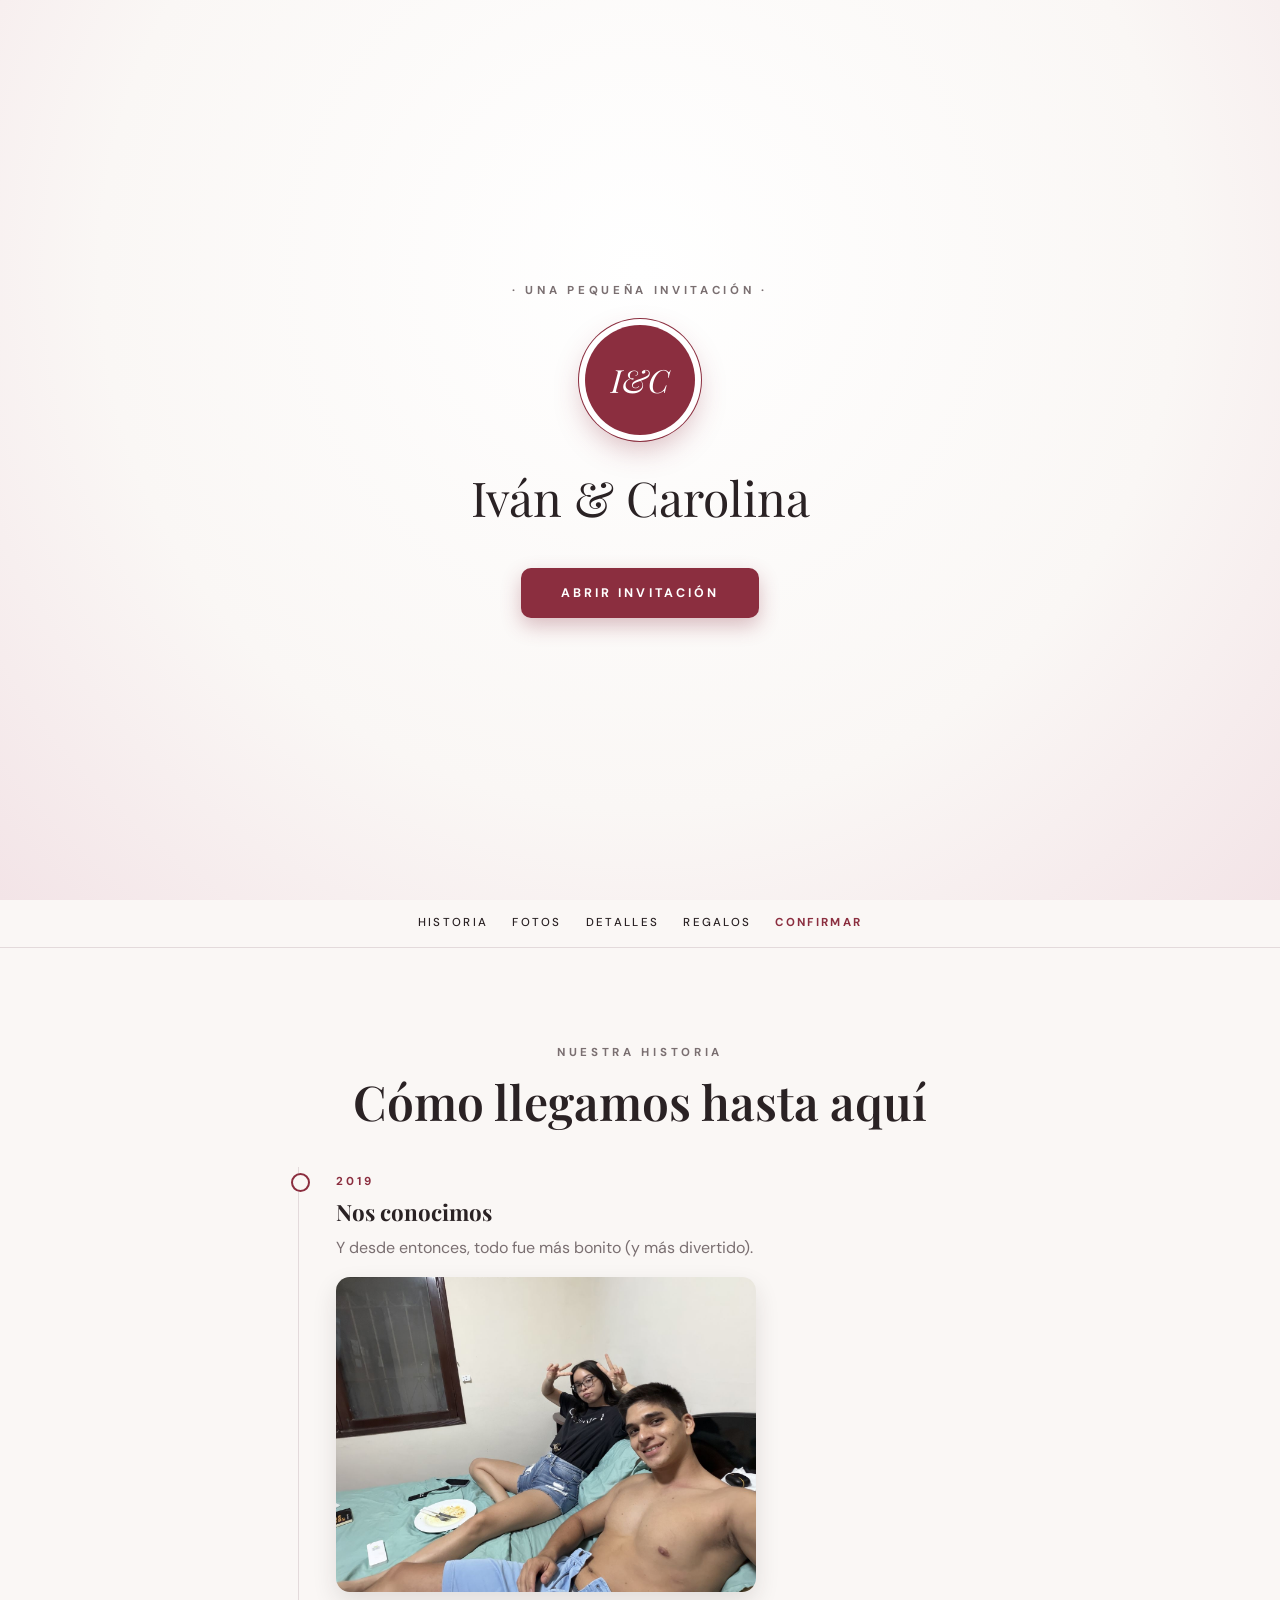
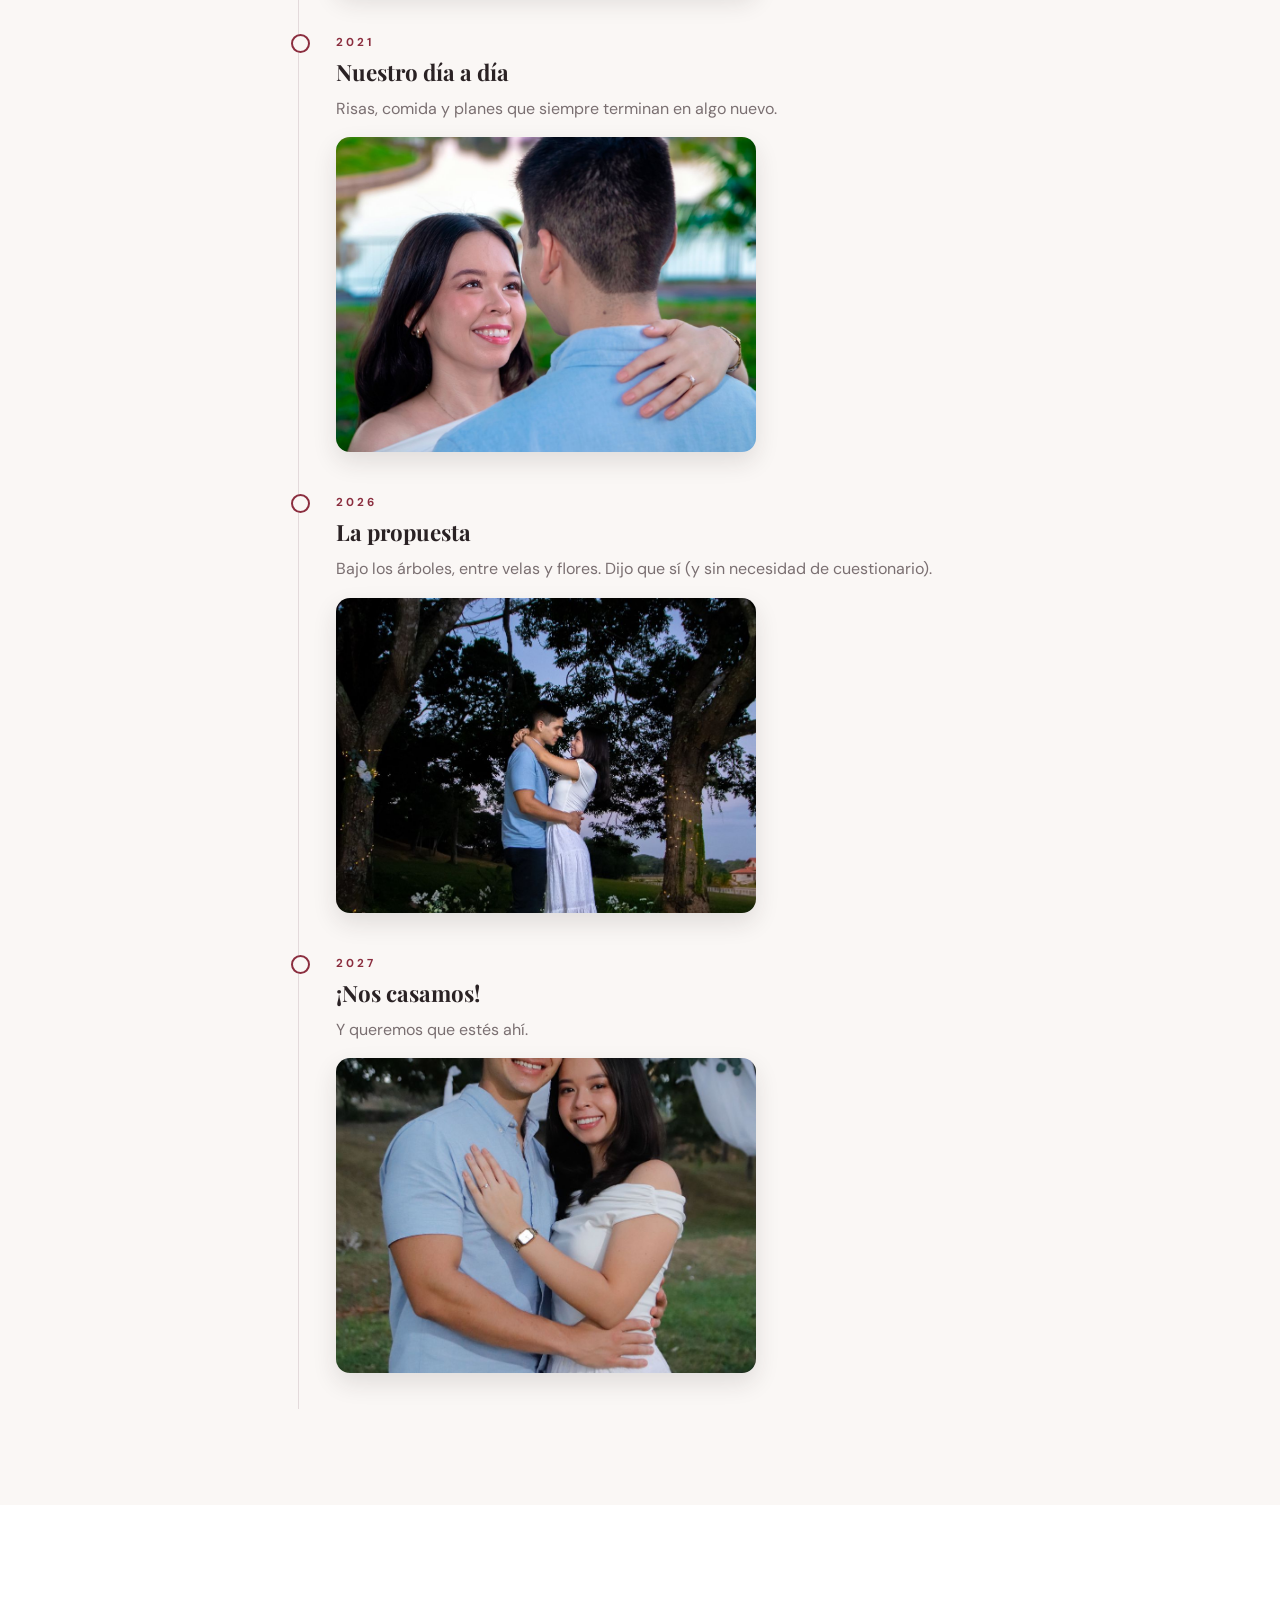
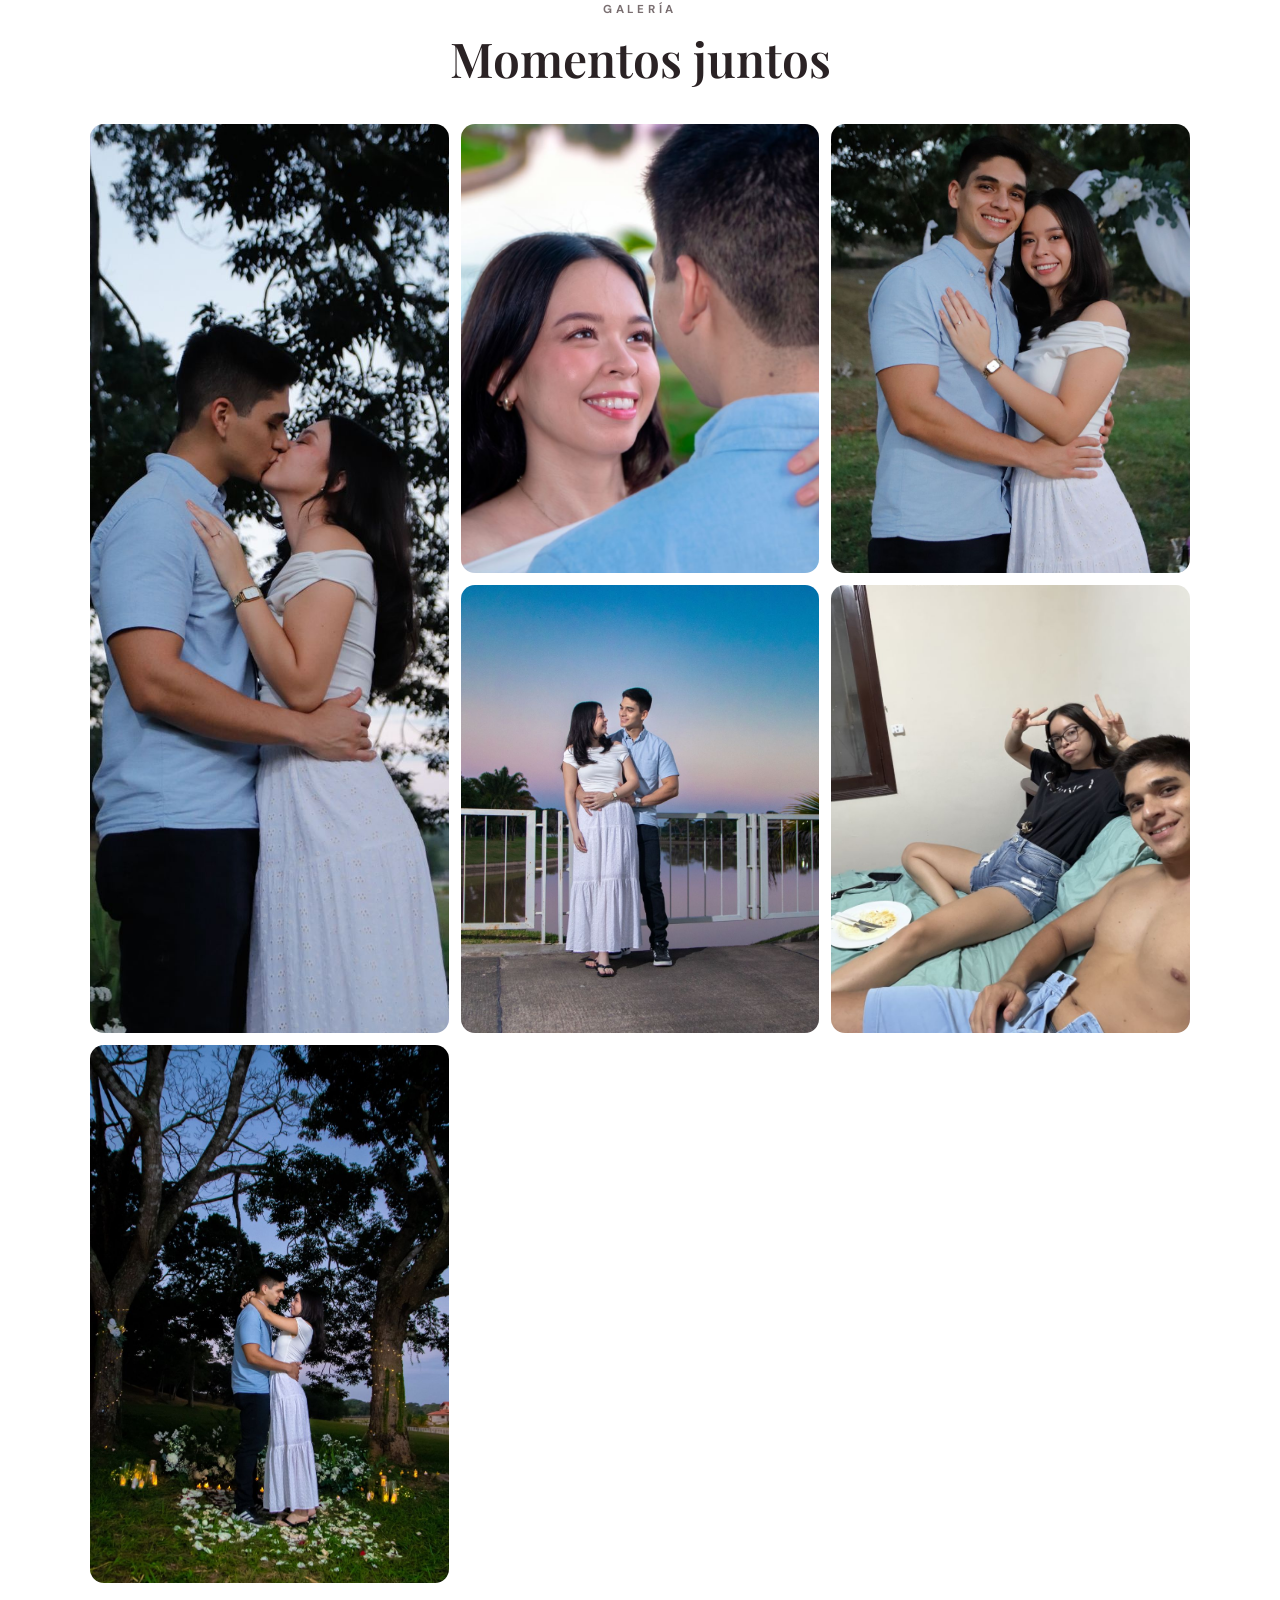
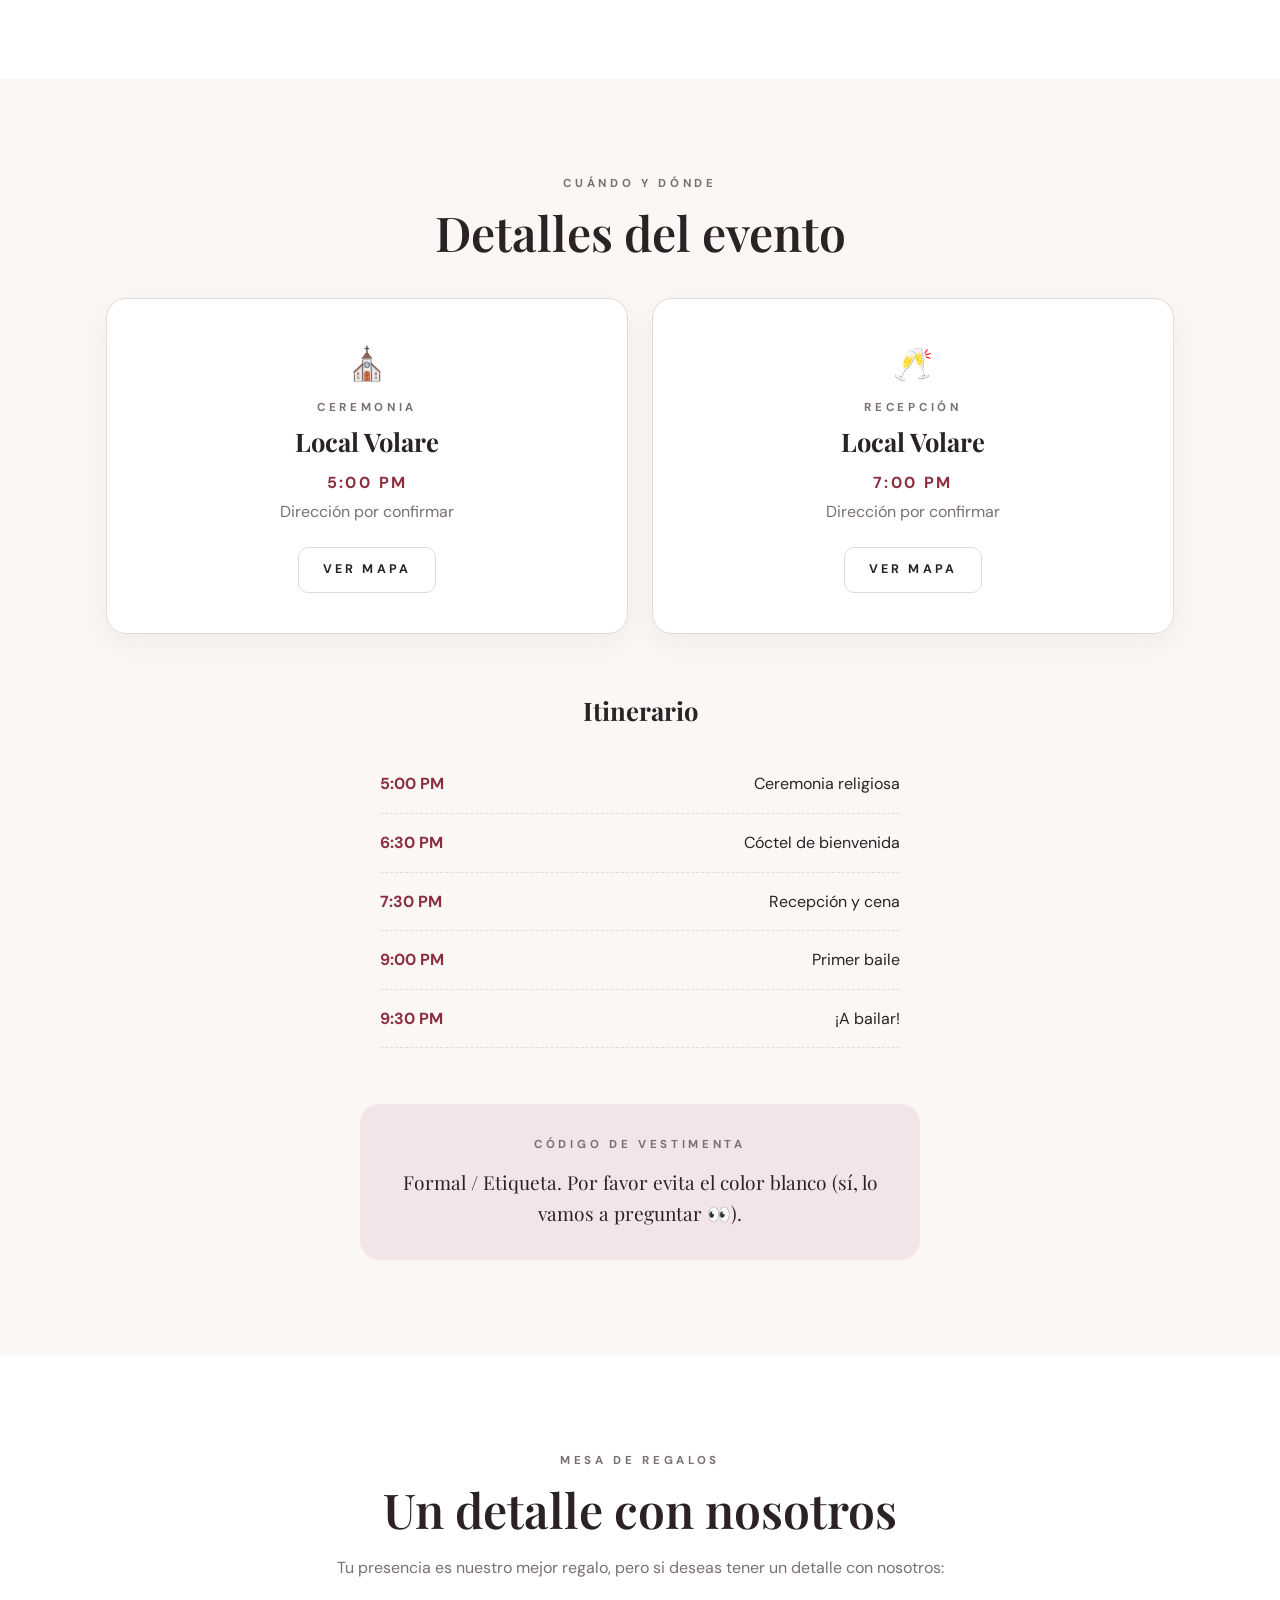
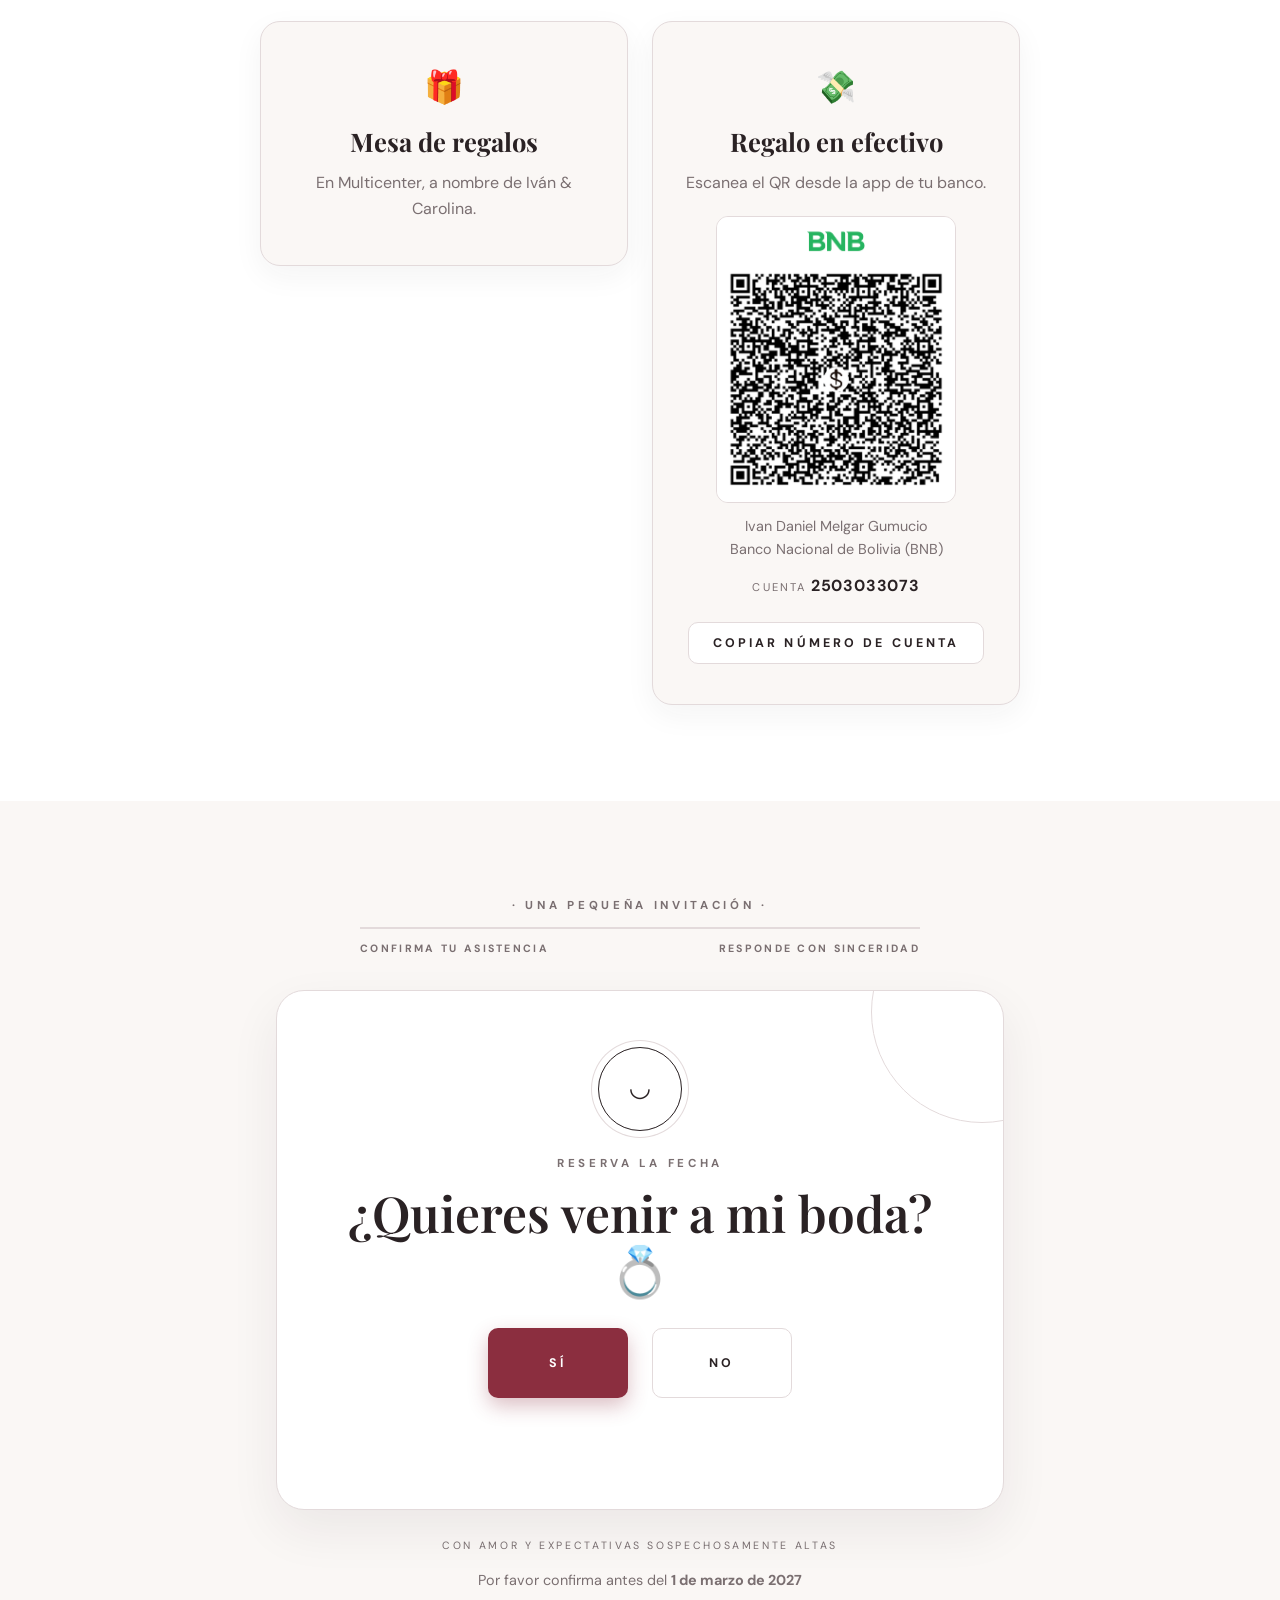
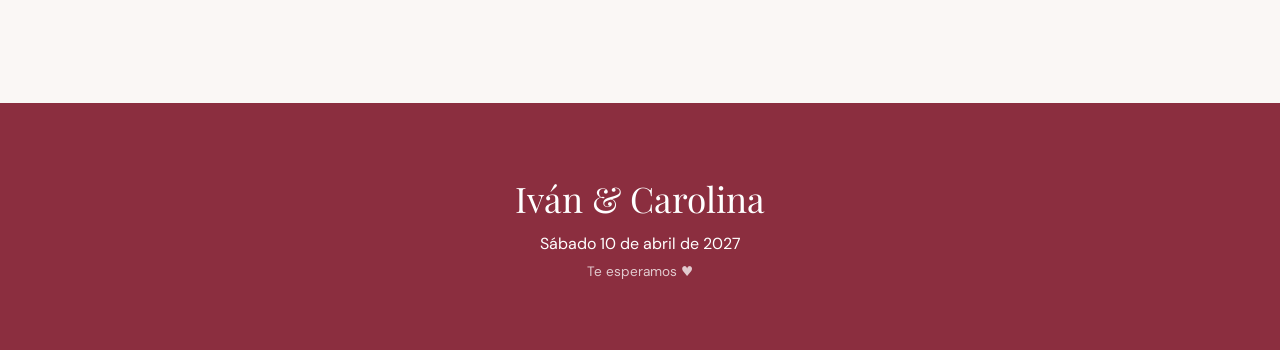
<file: index.html>
<!doctype html>
<html lang="es">
<head>
  <meta charset="utf-8" />
  <meta name="viewport" content="width=device-width, initial-scale=1" />
  <title>Nuestra Boda</title>
  <meta name="description" content="Estás invitado a nuestra boda." />
  <link rel="preconnect" href="https://fonts.googleapis.com" />
  <link rel="preconnect" href="https://fonts.gstatic.com" crossorigin />
  <link href="https://fonts.googleapis.com/css2?family=Playfair+Display:ital,wght@0,400;0,600;0,700;1,400&family=DM+Sans:wght@400;500;700&display=swap" rel="stylesheet" />
  <link rel="stylesheet" href="styles.css" />
</head>
<body>

  <!-- ============ SOBRE / PORTADA DE ENTRADA ============ -->
  <div id="sobre" class="sobre">
    <div class="sobre-inner">
      <p class="eyebrow">· Una pequeña invitación ·</p>
      <div class="sello"><span data-iniciales></span></div>
      <h2 class="sobre-nombres" data-nombres></h2>
      <button id="abrir" class="btn btn-primary">Abrir invitación</button>
    </div>
  </div>

  <!-- ============ HERO ============ -->
  <header class="hero" id="inicio">
    <div class="hero-bg" id="heroBg"></div>
    <div class="hero-content">
      <p class="eyebrow light">Nos casamos</p>
      <h1 class="hero-names"><span data-novio></span> <em>&amp;</em> <span data-novia></span></h1>
      <p class="hero-date" data-fecha-texto></p>
      <p class="hero-quote" data-frase></p>
      <div class="countdown" id="countdown">
        <div><span id="cd-d">0</span><small>Días</small></div>
        <div><span id="cd-h">0</span><small>Horas</small></div>
        <div><span id="cd-m">0</span><small>Min</small></div>
        <div><span id="cd-s">0</span><small>Seg</small></div>
      </div>
      <a href="#confirmar" class="btn btn-light">Confirmar asistencia</a>
    </div>
    <a href="#historia" class="scroll-hint" aria-label="Bajar">⌄</a>
  </header>

  <nav class="nav">
    <a href="#historia">Historia</a>
    <a href="#galeria">Fotos</a>
    <a href="#detalles">Detalles</a>
    <a href="#regalos">Regalos</a>
    <a href="#confirmar" class="nav-cta">Confirmar</a>
  </nav>

  <main>
    <!-- ============ HISTORIA ============ -->
    <section id="historia" class="section">
      <p class="eyebrow">Nuestra historia</p>
      <h2 class="title">Cómo llegamos hasta aquí</h2>
      <div class="timeline" id="timeline"></div>
    </section>

    <!-- ============ GALERÍA ============ -->
    <section id="galeria" class="section section-alt">
      <p class="eyebrow">Galería</p>
      <h2 class="title">Momentos juntos</h2>
      <div class="gallery" id="gallery"></div>
    </section>

    <!-- ============ DETALLES ============ -->
    <section id="detalles" class="section">
      <p class="eyebrow">Cuándo y dónde</p>
      <h2 class="title">Detalles del evento</h2>
      <div class="cards">
        <article class="card" id="card-ceremonia"></article>
        <article class="card" id="card-recepcion"></article>
      </div>

      <h3 class="subtitle">Itinerario</h3>
      <ul class="itinerary" id="itinerary"></ul>

      <div class="dress">
        <p class="eyebrow">Código de vestimenta</p>
        <p data-vestimenta></p>
      </div>
    </section>

    <!-- ============ REGALOS ============ -->
    <section id="regalos" class="section section-alt">
      <p class="eyebrow">Mesa de regalos</p>
      <h2 class="title">Un detalle con nosotros</h2>
      <p class="lead" data-regalos-texto></p>
      <div class="cards gifts" id="gifts"></div>
    </section>

    <!-- ============ CONFIRMAR (CUESTIONARIO) ============ -->
    <section id="confirmar" class="section quiz-section">
      <p class="eyebrow">· Una pequeña invitación ·</p>
      <div class="quiz-progress">
        <div class="quiz-progress-bar"><span id="progressFill"></span></div>
        <div class="quiz-progress-labels">
          <span id="progressLeft">Confirma tu asistencia</span>
          <span id="progressRight">Responde con sinceridad</span>
        </div>
      </div>

      <div class="quiz-card" id="quizCard">
        <!-- El contenido se genera desde script.js -->
      </div>

      <p class="quiz-footer">Con amor y expectativas sospechosamente altas</p>
      <p class="deadline">Por favor confirma antes del <strong data-confirmar-antes></strong></p>
    </section>
  </main>

  <footer class="footer">
    <p class="footer-names"><span data-novio></span> &amp; <span data-novia></span></p>
    <p data-fecha-texto></p>
    <p class="small">Te esperamos ♥</p>
  </footer>

  <!-- Música -->
  <div id="ytplayer" aria-hidden="true"></div>
  <button id="musicBtn" class="music-btn" hidden aria-label="Pausar música" title="Música">
    <span class="music-icon">♪</span>
  </button>

  <script src="config.js"></script>
  <script src="script.js"></script>
</body>
</html>
</file>
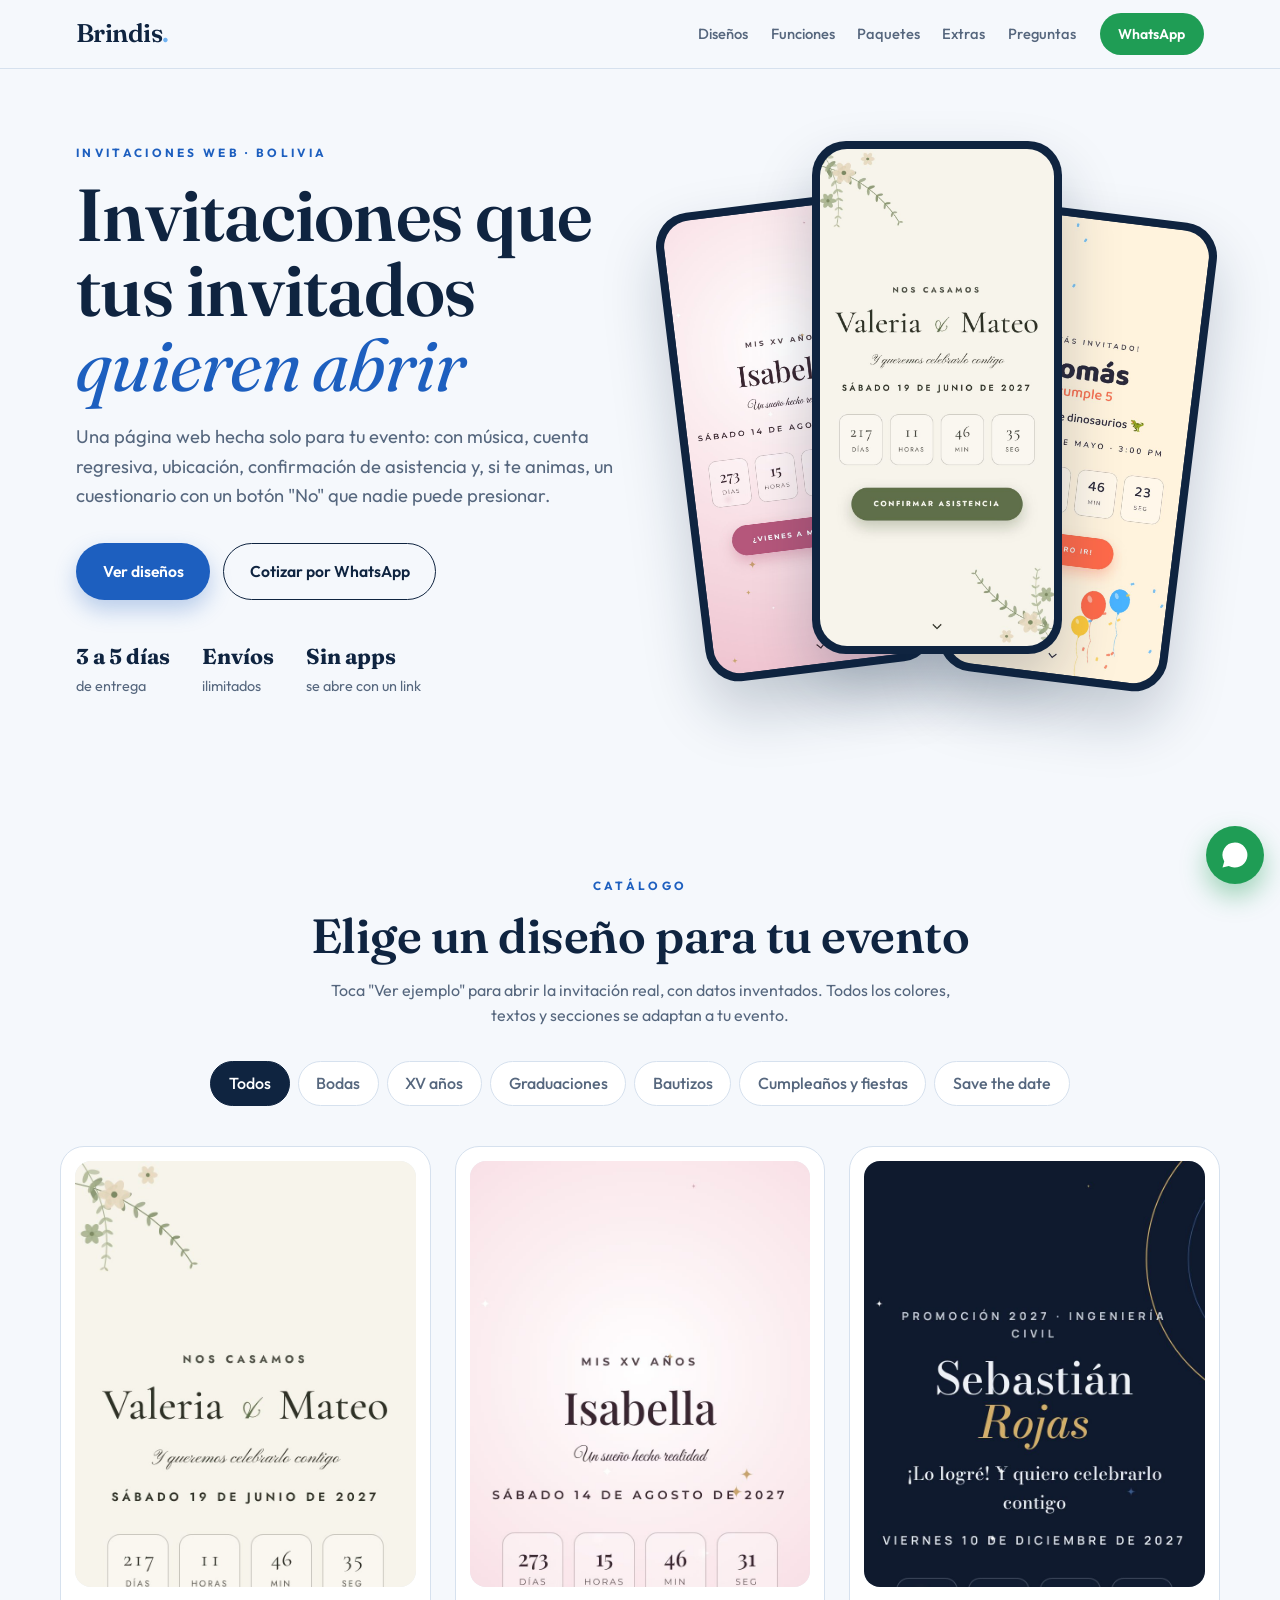
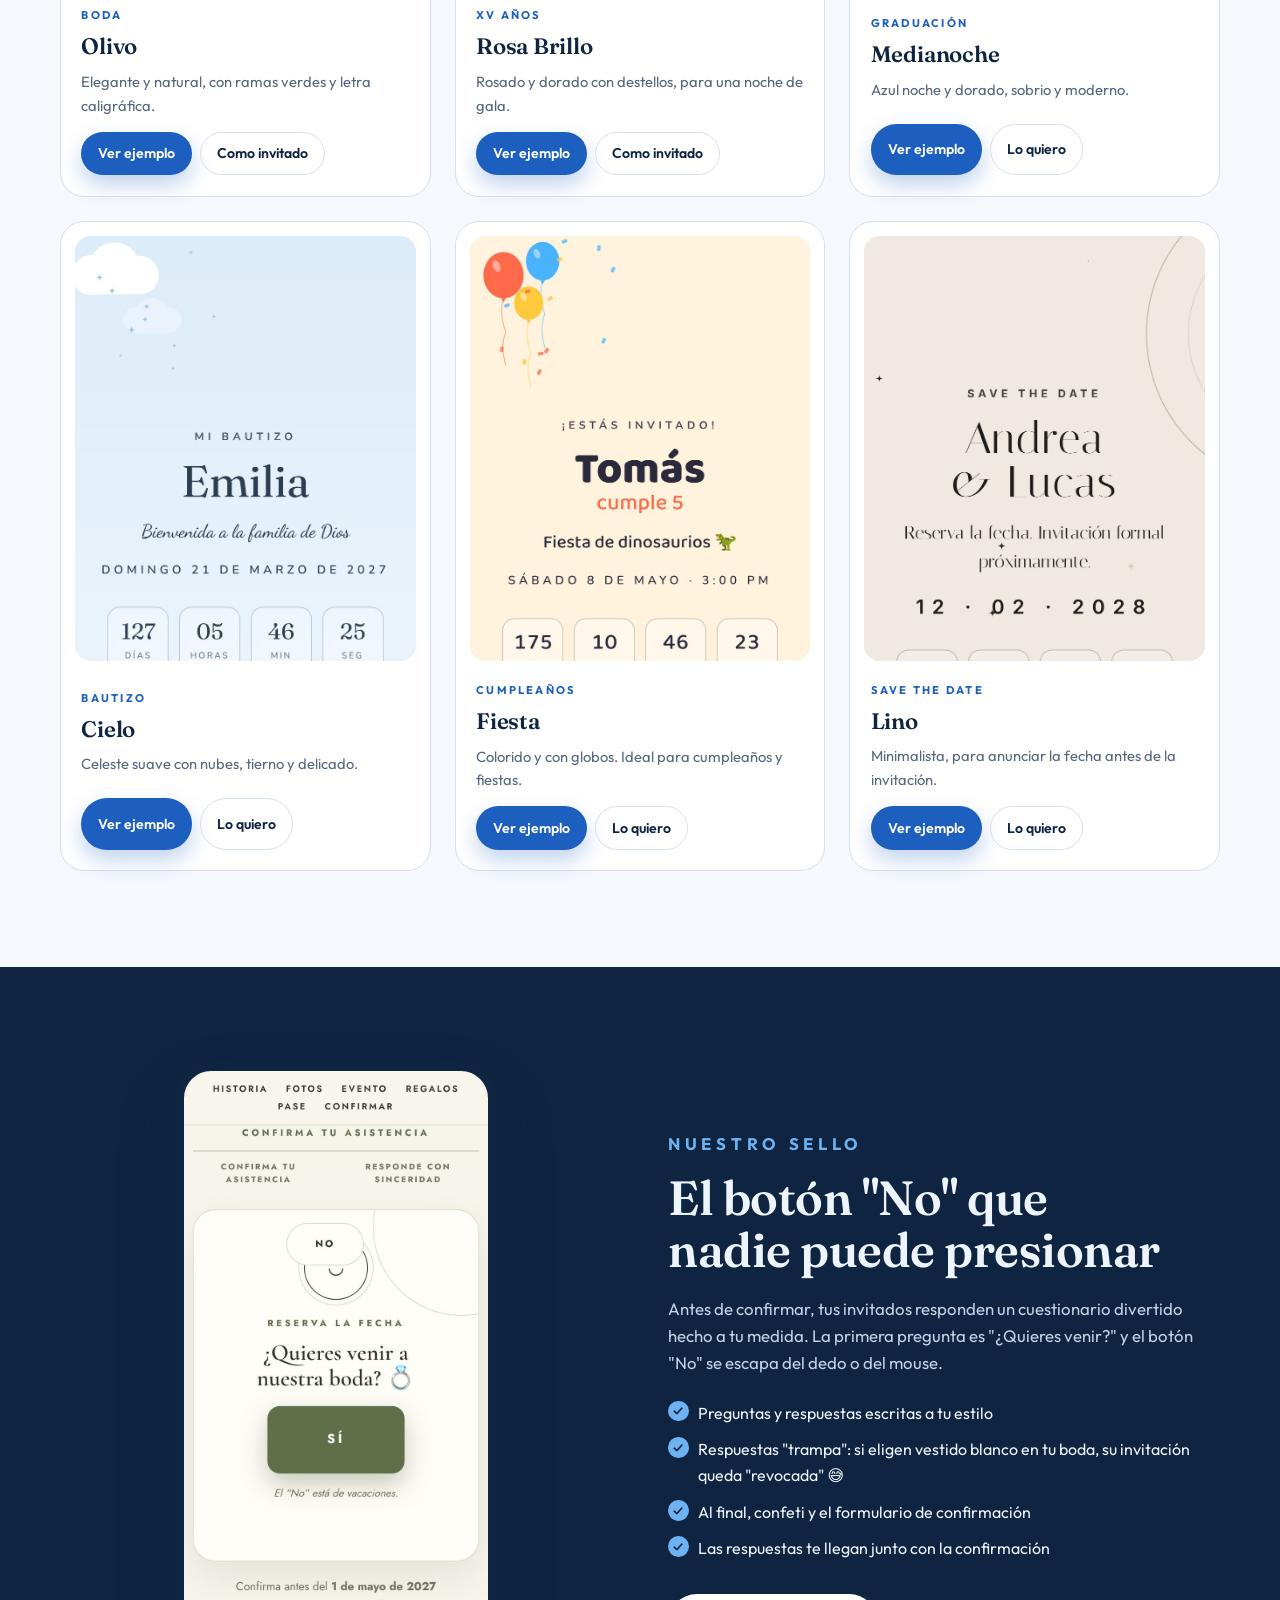
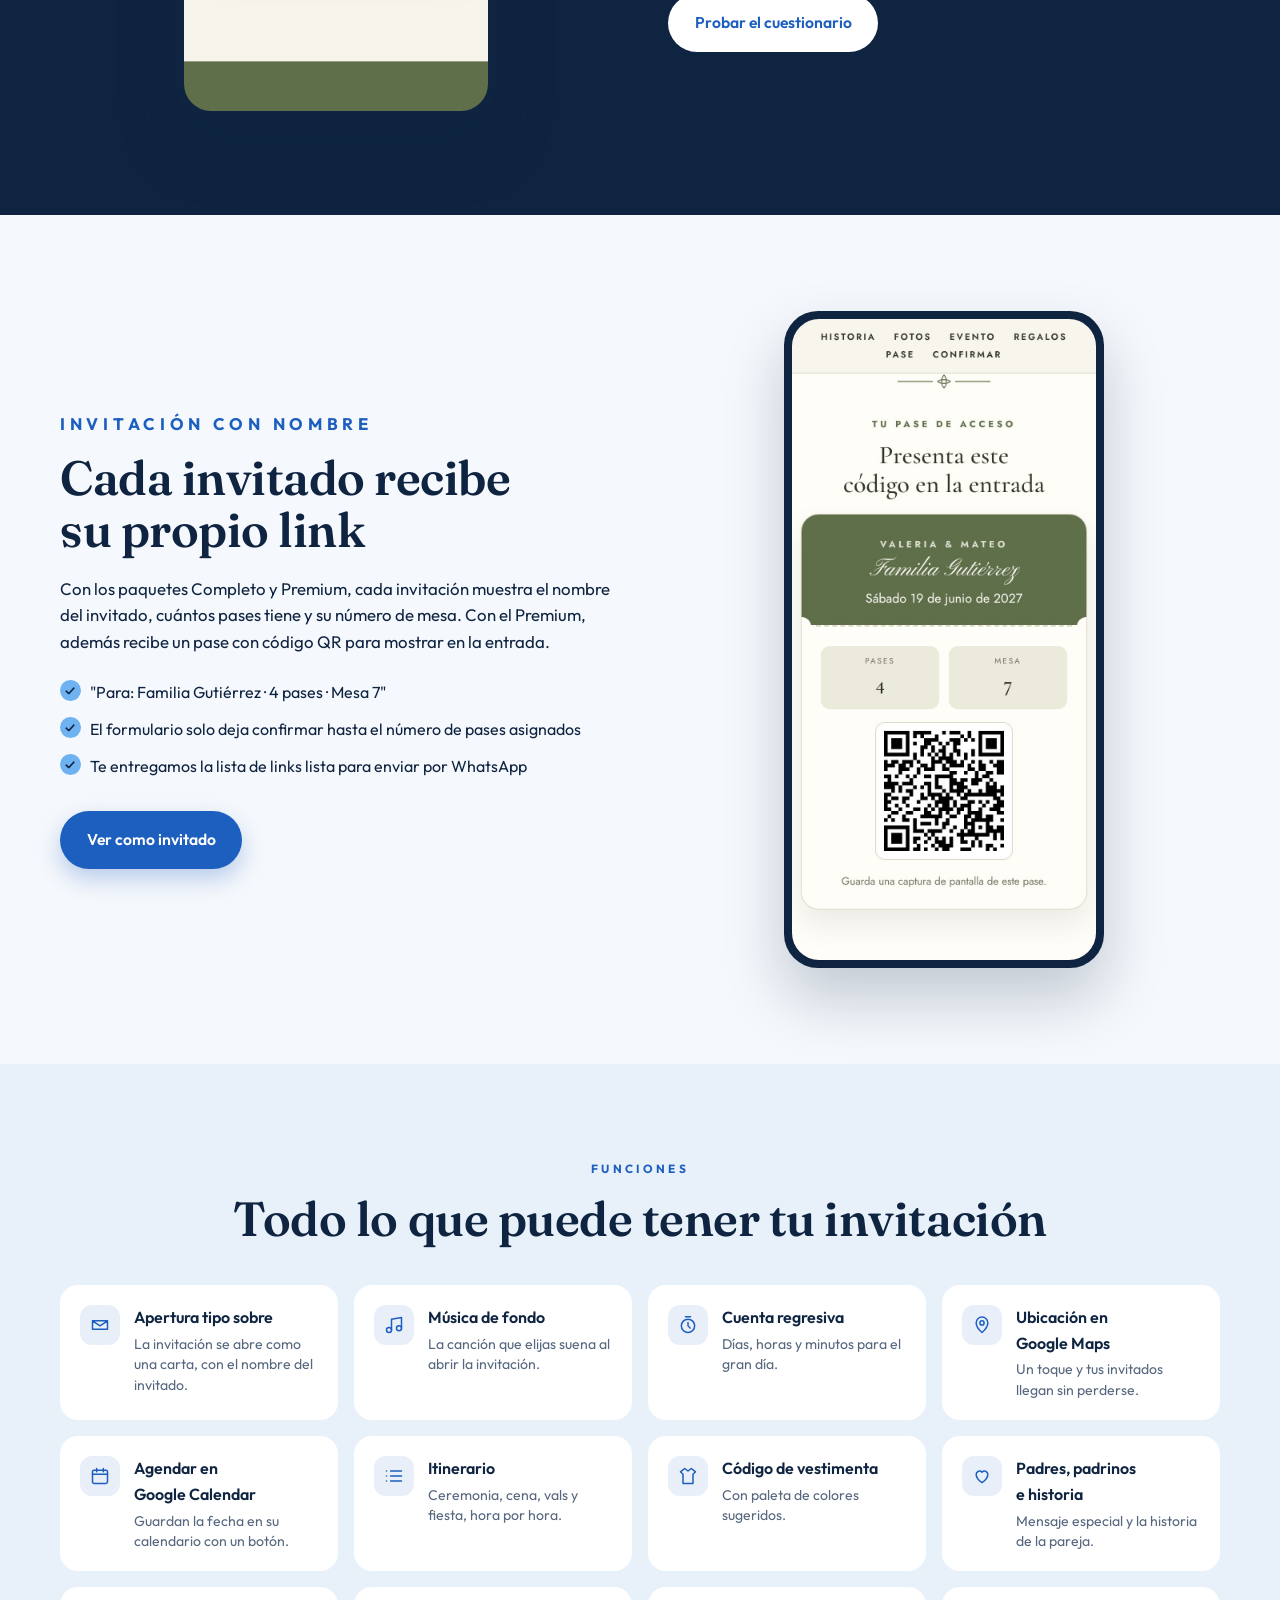
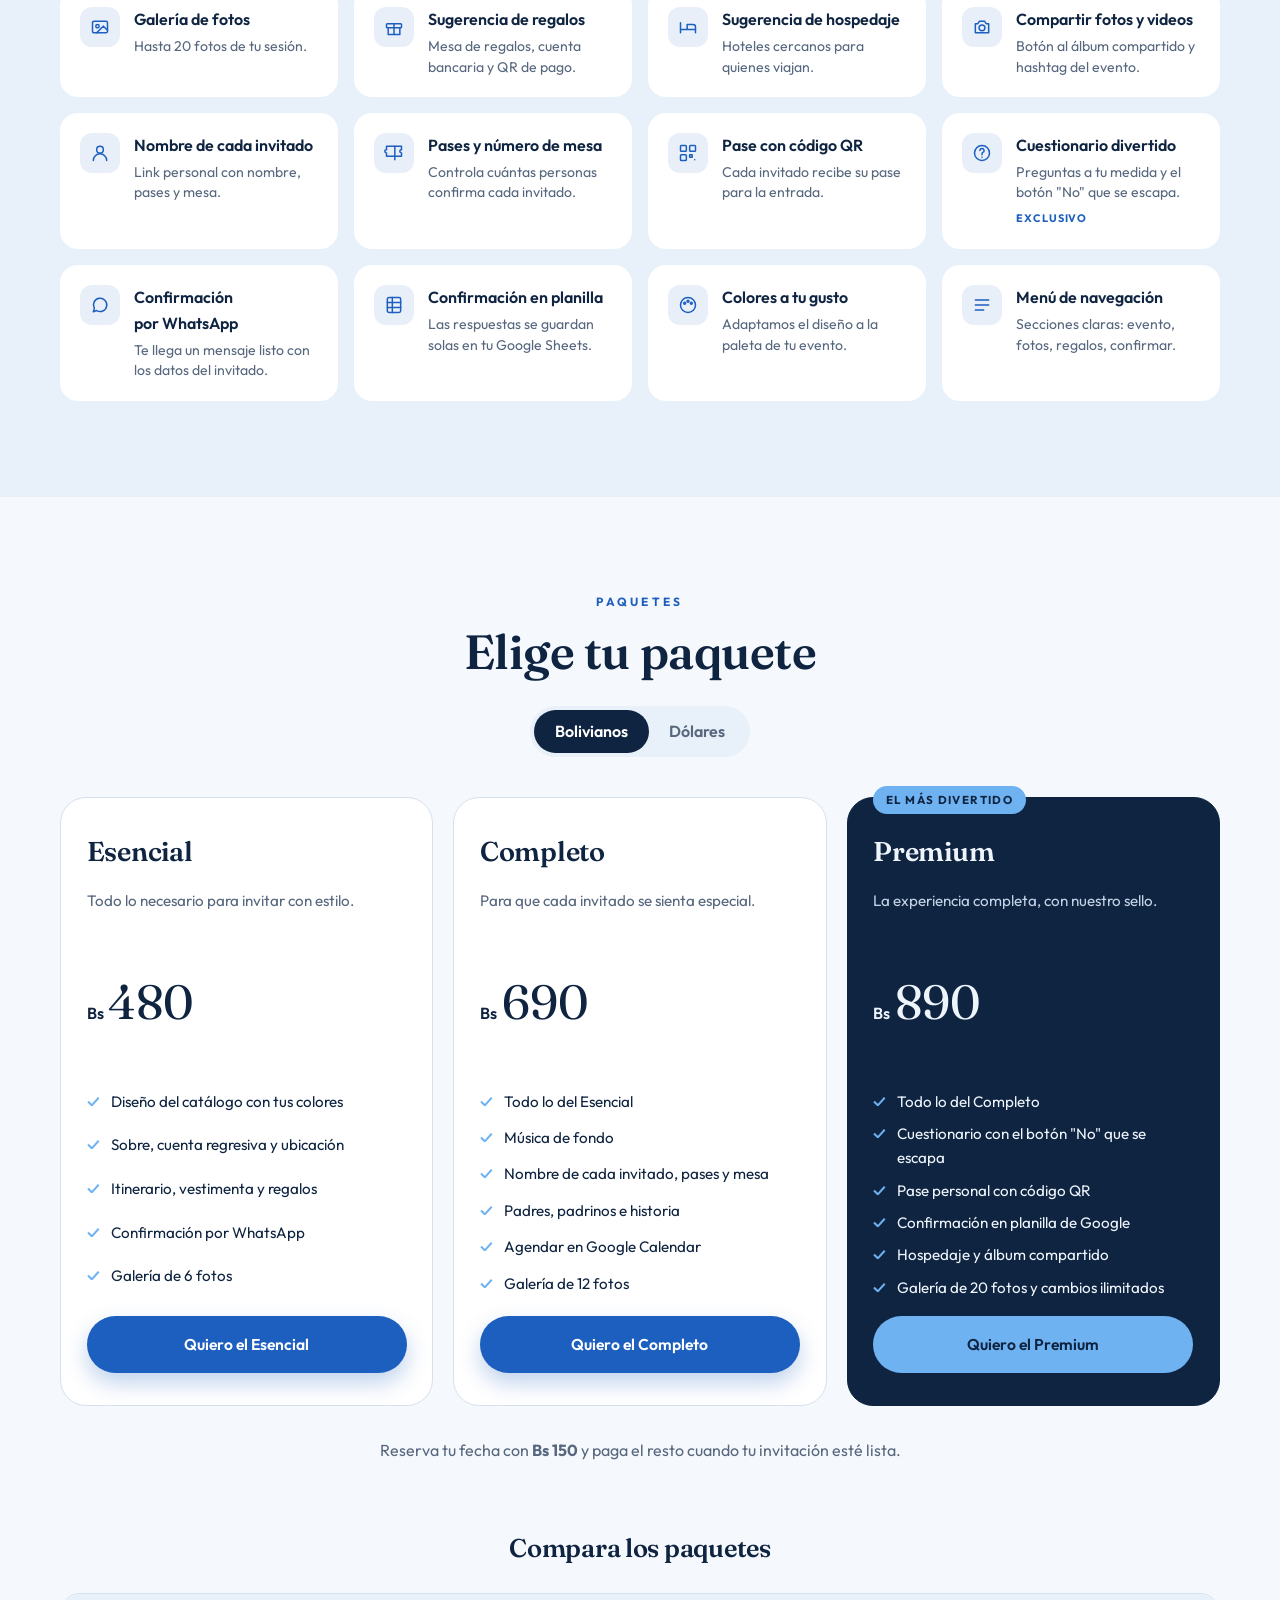
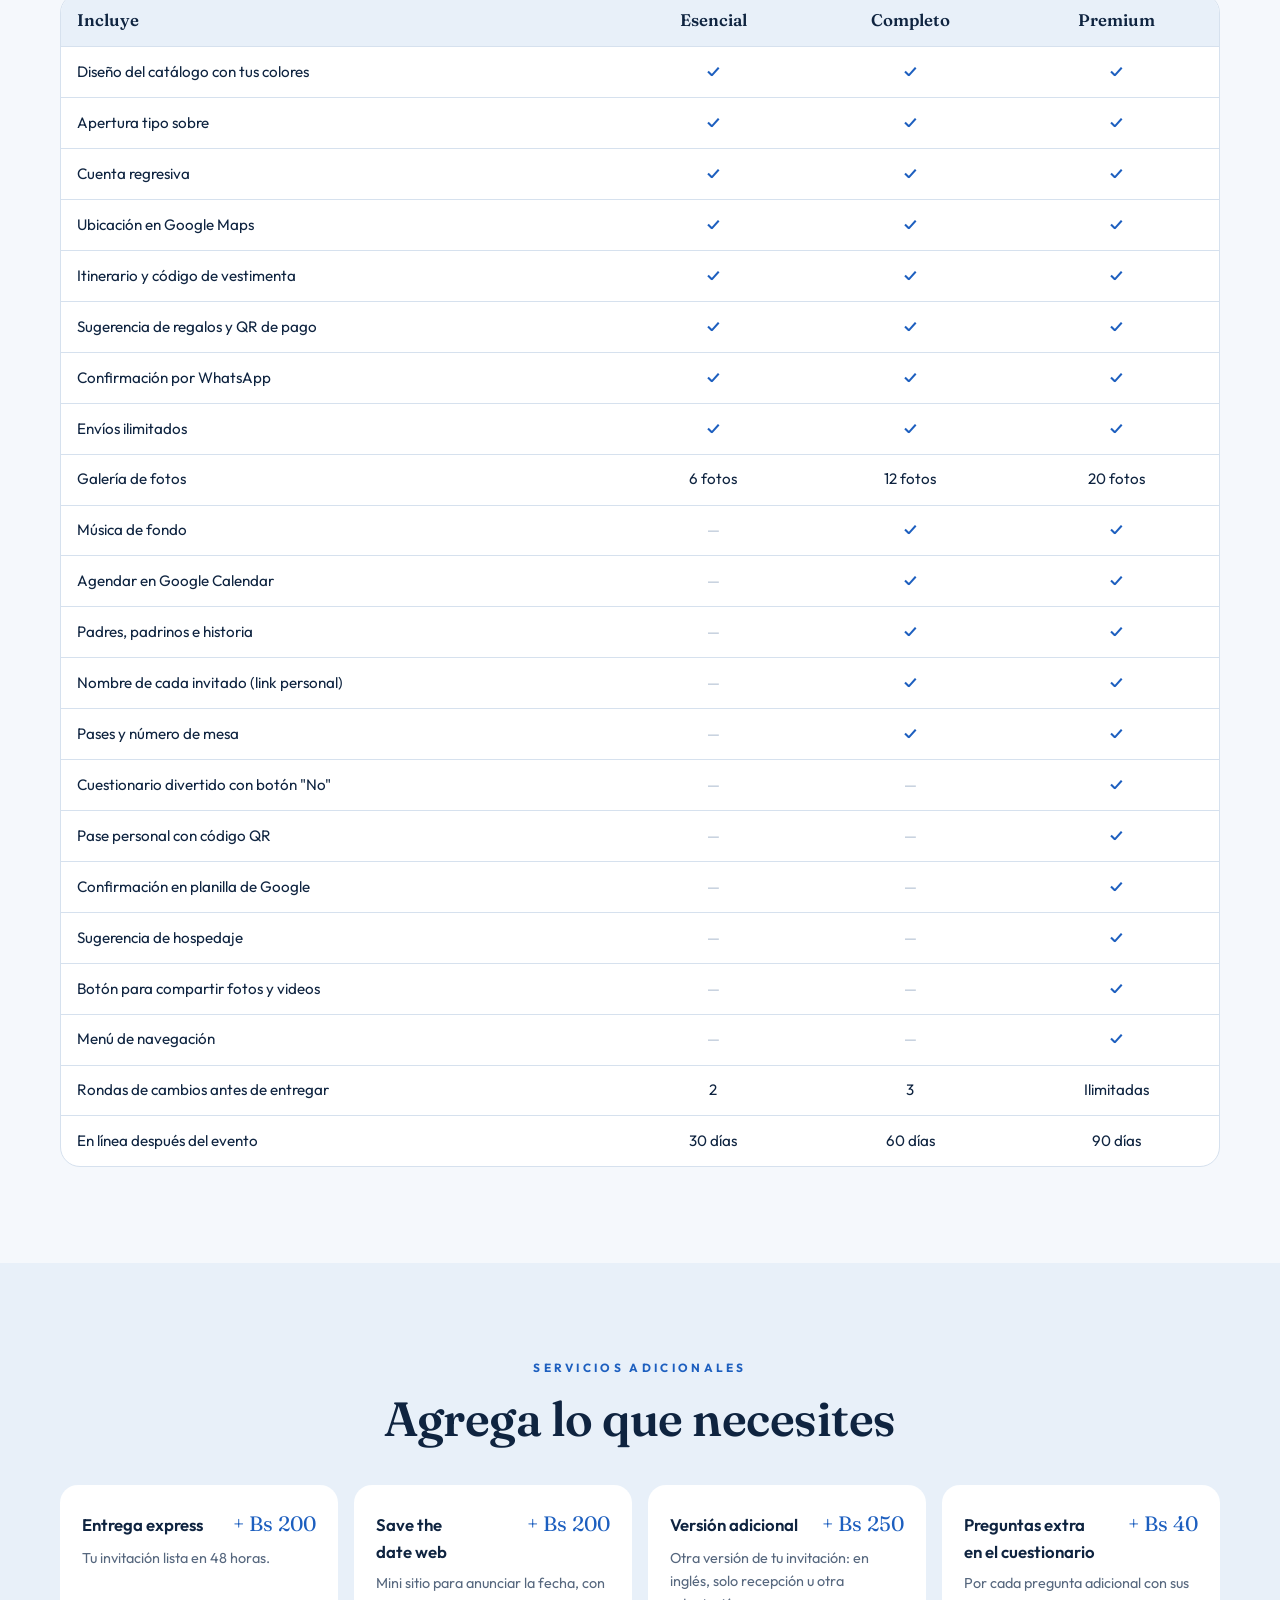
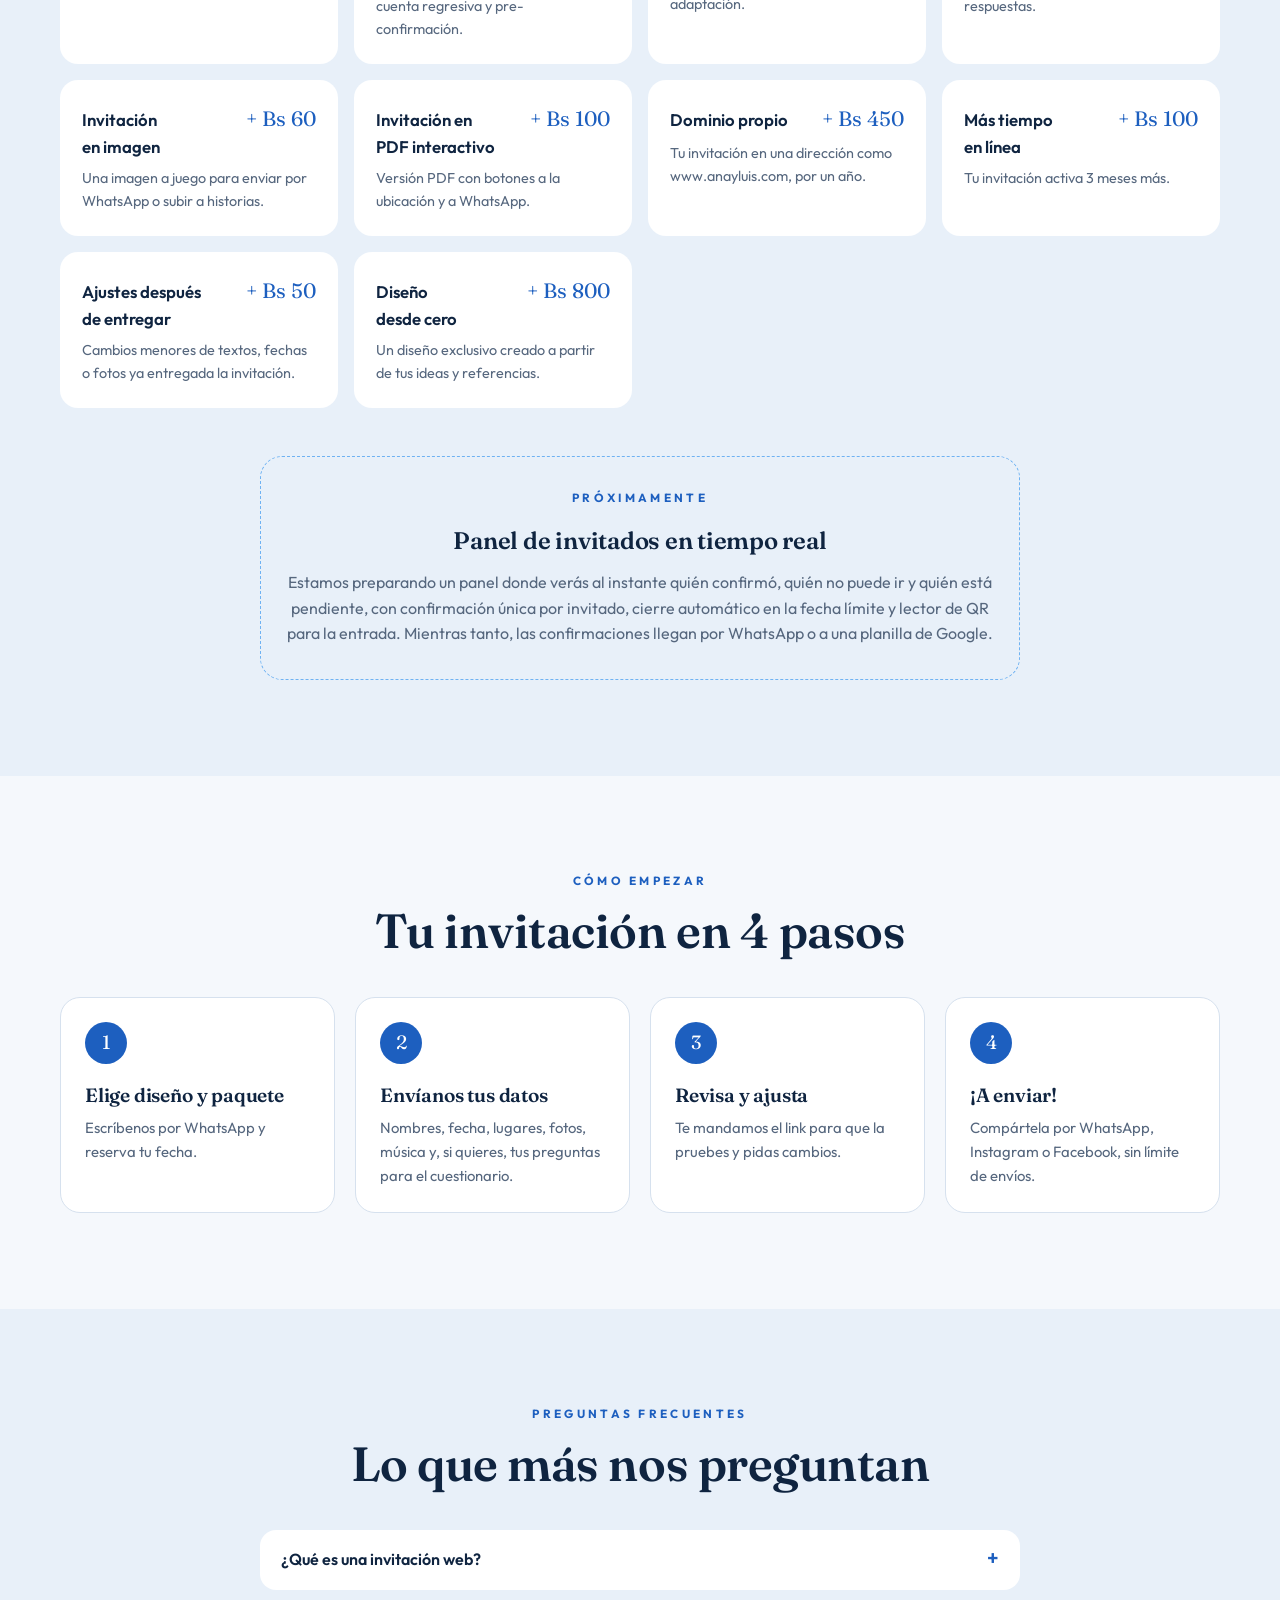
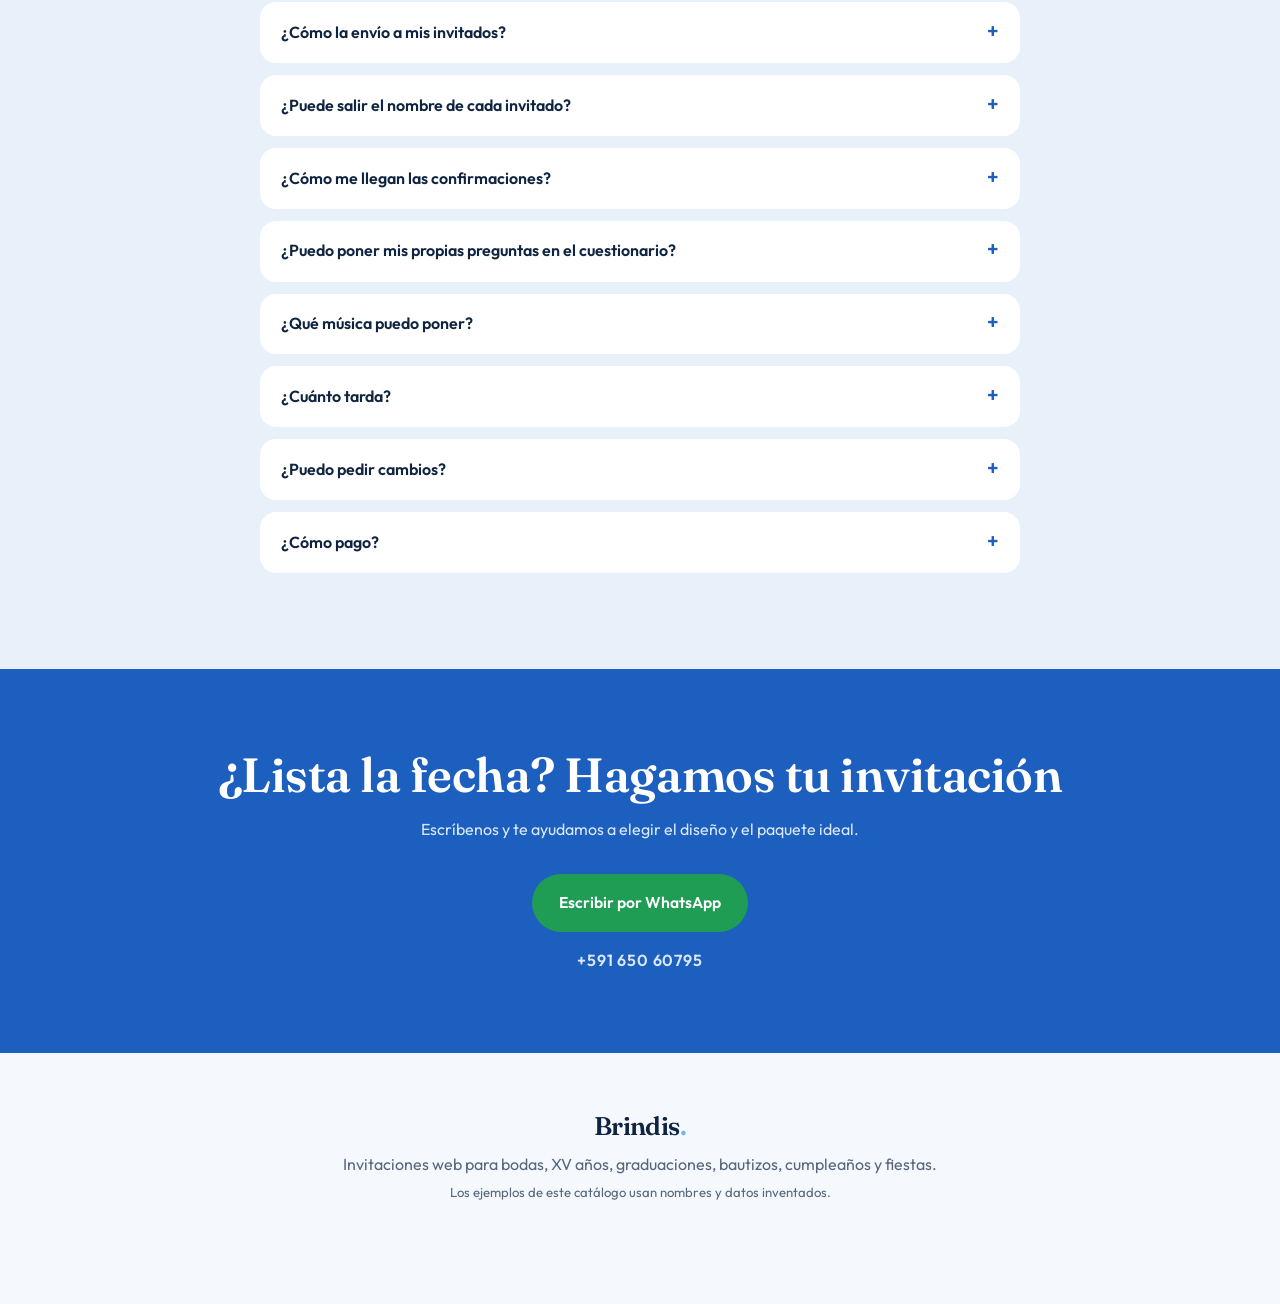
<file: catalogo/index.html>
<!doctype html>
<html lang="es">
<head>
<meta charset="utf-8">
<meta name="viewport" content="width=device-width, initial-scale=1, viewport-fit=cover">
<title>Brindis · Invitaciones web</title>
<meta name="description" content="Invitaciones web interactivas para bodas, XV años, graduaciones, bautizos, cumpleaños y fiestas. Diseño personalizado, música, cuestionarios y confirmación de asistencia.">
<link rel="preconnect" href="https://fonts.googleapis.com">
<link rel="preconnect" href="https://fonts.gstatic.com" crossorigin>
<link rel="stylesheet" href="https://fonts.googleapis.com/css2?family=Fraunces:ital,opsz,wght@0,9..144,400;0,9..144,600;1,9..144,400;1,9..144,600&family=Outfit:wght@400;500;600;700&display=swap">
<link rel="stylesheet" href="catalogo.css">
</head>
<body>

<header class="top">
  <div class="top-in">
    <a class="logo" href="#inicio">Brindis<span>.</span></a>
    <nav class="menu" aria-label="Secciones">
      <a href="#disenos">Diseños</a>
      <a href="#funciones">Funciones</a>
      <a href="#paquetes">Paquetes</a>
      <a href="#extras">Extras</a>
      <a href="#preguntas">Preguntas</a>
    </nav>
    <a class="btn btn-wa btn-sm" data-wa="Hola, quiero información sobre las invitaciones web" href="#">WhatsApp</a>
  </div>
</header>

<main>
  <!-- ============ HERO ============ -->
  <section class="hero" id="inicio">
    <div class="hero-txt">
      <p class="kicker">Invitaciones web · Bolivia</p>
      <h1>Invitaciones que tus invitados <em>quieren abrir</em></h1>
      <p class="lead">Una página web hecha solo para tu evento: con música, cuenta regresiva, ubicación, confirmación de asistencia y, si te animas, un cuestionario con un botón "No" que nadie puede presionar.</p>
      <div class="hero-cta">
        <a class="btn btn-primario" href="#disenos">Ver diseños</a>
        <a class="btn btn-borde" data-wa="Hola, quiero cotizar una invitación web" href="#">Cotizar por WhatsApp</a>
      </div>
      <ul class="hero-datos">
        <li><strong>3 a 5 días</strong><span>de entrega</span></li>
        <li><strong>Envíos</strong><span>ilimitados</span></li>
        <li><strong>Sin apps</strong><span>se abre con un link</span></li>
      </ul>
    </div>
    <div class="hero-fones" aria-hidden="true">
      <div class="fone f1"><img src="img/xv-isabella.jpg" alt=""></div>
      <div class="fone f2"><img src="img/boda-valeria-mateo.jpg" alt=""></div>
      <div class="fone f3"><img src="img/cumple-tomas.jpg" alt=""></div>
    </div>
  </section>

  <!-- ============ DISEÑOS ============ -->
  <section class="bloque" id="disenos">
    <div class="bloque-in">
      <p class="kicker">Catálogo</p>
      <h2>Elige un diseño para tu evento</h2>
      <p class="sub">Toca "Ver ejemplo" para abrir la invitación real, con datos inventados. Todos los colores, textos y secciones se adaptan a tu evento.</p>
      <div class="filtros" role="tablist" id="filtros">
        <button class="filtro on" data-f="todos">Todos</button>
        <button class="filtro" data-f="boda">Bodas</button>
        <button class="filtro" data-f="xv">XV años</button>
        <button class="filtro" data-f="grado">Graduaciones</button>
        <button class="filtro" data-f="bautizo">Bautizos</button>
        <button class="filtro" data-f="cumple">Cumpleaños y fiestas</button>
        <button class="filtro" data-f="std">Save the date</button>
      </div>
      <div class="disenos" id="listaDisenos"></div>
    </div>
  </section>

  <!-- ============ SELLO: CUESTIONARIO ============ -->
  <section class="bloque oscuro" id="cuestionario">
    <div class="bloque-in split">
      <div class="split-img"><div class="fone grande"><img src="img/cuestionario.jpg" alt="Cuestionario con el botón No escapando del cursor"></div></div>
      <div class="split-txt">
        <p class="kicker">Nuestro sello</p>
        <h2>El botón "No" que nadie puede presionar</h2>
        <p>Antes de confirmar, tus invitados responden un cuestionario divertido hecho a tu medida. La primera pregunta es "¿Quieres venir?" y el botón "No" se escapa del dedo o del mouse.</p>
        <ul class="lista-check">
          <li>Preguntas y respuestas escritas a tu estilo</li>
          <li>Respuestas "trampa": si eligen vestido blanco en tu boda, su invitación queda "revocada" 😅</li>
          <li>Al final, confeti y el formulario de confirmación</li>
          <li>Las respuestas te llegan junto con la confirmación</li>
        </ul>
        <a class="btn btn-claro" href="demos/boda-valeria-mateo/index.html#confirmar">Probar el cuestionario</a>
      </div>
    </div>
  </section>

  <!-- ============ INVITACIÓN PERSONAL ============ -->
  <section class="bloque" id="personal">
    <div class="bloque-in split invertido">
      <div class="split-txt">
        <p class="kicker">Invitación con nombre</p>
        <h2>Cada invitado recibe su propio link</h2>
        <p>Con los paquetes Completo y Premium, cada invitación muestra el nombre del invitado, cuántos pases tiene y su número de mesa. Con el Premium, además recibe un pase con código QR para mostrar en la entrada.</p>
        <ul class="lista-check">
          <li>"Para: Familia Gutiérrez · 4 pases · Mesa 7"</li>
          <li>El formulario solo deja confirmar hasta el número de pases asignados</li>
          <li>Te entregamos la lista de links lista para enviar por WhatsApp</li>
        </ul>
        <a class="btn btn-primario" href="demos/boda-valeria-mateo/index.html?para=Familia%20Guti%C3%A9rrez&amp;pases=4&amp;mesa=7">Ver como invitado</a>
      </div>
      <div class="split-img"><div class="fone grande"><img src="img/pase.jpg" alt="Pase personal con código QR, pases y número de mesa"></div></div>
    </div>
  </section>

  <!-- ============ FUNCIONES ============ -->
  <section class="bloque suave" id="funciones">
    <div class="bloque-in">
      <p class="kicker">Funciones</p>
      <h2>Todo lo que puede tener tu invitación</h2>
      <div class="funciones" id="listaFunciones"></div>
    </div>
  </section>

  <!-- ============ PAQUETES ============ -->
  <section class="bloque" id="paquetes">
    <div class="bloque-in">
      <p class="kicker">Paquetes</p>
      <h2>Elige tu paquete</h2>
      <div class="moneda" role="group" aria-label="Moneda">
        <button class="on" data-m="bs">Bolivianos</button>
        <button data-m="usd">Dólares</button>
      </div>
      <div class="planes" id="planes"></div>
      <p class="reserva">Reserva tu fecha con <strong data-precio="150|20"></strong> y paga el resto cuando tu invitación esté lista.</p>

      <h3 class="h3">Compara los paquetes</h3>
      <div class="tabla-wrap">
        <table class="tabla" id="tabla"></table>
      </div>
    </div>
  </section>

  <!-- ============ EXTRAS ============ -->
  <section class="bloque suave" id="extras">
    <div class="bloque-in">
      <p class="kicker">Servicios adicionales</p>
      <h2>Agrega lo que necesites</h2>
      <div class="extras" id="listaExtras"></div>

      <div class="pronto">
        <p class="kicker">Próximamente</p>
        <h3>Panel de invitados en tiempo real</h3>
        <p>Estamos preparando un panel donde verás al instante quién confirmó, quién no puede ir y quién está pendiente, con confirmación única por invitado, cierre automático en la fecha límite y lector de QR para la entrada. Mientras tanto, las confirmaciones llegan por WhatsApp o a una planilla de Google.</p>
      </div>
    </div>
  </section>

  <!-- ============ CÓMO FUNCIONA ============ -->
  <section class="bloque" id="como">
    <div class="bloque-in">
      <p class="kicker">Cómo empezar</p>
      <h2>Tu invitación en 4 pasos</h2>
      <ol class="pasos">
        <li><span>1</span><h3>Elige diseño y paquete</h3><p>Escríbenos por WhatsApp y reserva tu fecha.</p></li>
        <li><span>2</span><h3>Envíanos tus datos</h3><p>Nombres, fecha, lugares, fotos, música y, si quieres, tus preguntas para el cuestionario.</p></li>
        <li><span>3</span><h3>Revisa y ajusta</h3><p>Te mandamos el link para que la pruebes y pidas cambios.</p></li>
        <li><span>4</span><h3>¡A enviar!</h3><p>Compártela por WhatsApp, Instagram o Facebook, sin límite de envíos.</p></li>
      </ol>
    </div>
  </section>

  <!-- ============ PREGUNTAS ============ -->
  <section class="bloque suave" id="preguntas">
    <div class="bloque-in angosto">
      <p class="kicker">Preguntas frecuentes</p>
      <h2>Lo que más nos preguntan</h2>
      <div class="faq" id="faq"></div>
    </div>
  </section>

  <!-- ============ CTA ============ -->
  <section class="cta-final">
    <div class="bloque-in">
      <h2>¿Lista la fecha? Hagamos tu invitación</h2>
      <p>Escríbenos y te ayudamos a elegir el diseño y el paquete ideal.</p>
      <a class="btn btn-wa" data-wa="Hola, quiero hacer mi invitación web" href="#">Escribir por WhatsApp</a>
      <p class="tel">+591 650 60795</p>
    </div>
  </section>
</main>

<footer class="pie">
  <p class="logo">Brindis<span>.</span></p>
  <p>Invitaciones web para bodas, XV años, graduaciones, bautizos, cumpleaños y fiestas.</p>
  <p class="peq">Los ejemplos de este catálogo usan nombres y datos inventados.</p>
</footer>

<a class="wa-flotante" data-wa="Hola, quiero información sobre las invitaciones web" href="#" aria-label="Escribir por WhatsApp">
  <svg viewBox="0 0 24 24" fill="currentColor"><path d="M12 2a10 10 0 0 0-8.6 15.1L2 22l5-1.3A10 10 0 1 0 12 2zm4.5 12.1c-.2-.1-1.5-.7-1.7-.8s-.4-.1-.6.1-.6.8-.8 1-.3.2-.5.1a6.7 6.7 0 0 1-3.3-2.9c-.2-.4.2-.4.7-1.3.1-.2 0-.3 0-.4l-.8-1.8c-.2-.5-.4-.4-.6-.4h-.5a1 1 0 0 0-.7.3 3 3 0 0 0-.9 2.2 5.2 5.2 0 0 0 1.1 2.7 11.8 11.8 0 0 0 4.5 4c1.7.7 2.3.8 3.2.6a2.7 2.7 0 0 0 1.8-1.2 2.2 2.2 0 0 0 .1-1.3c0-.1-.2-.2-.5-.3z"/></svg>
</a>

<script src="catalogo.js"></script>
</body>
</html>
</file>
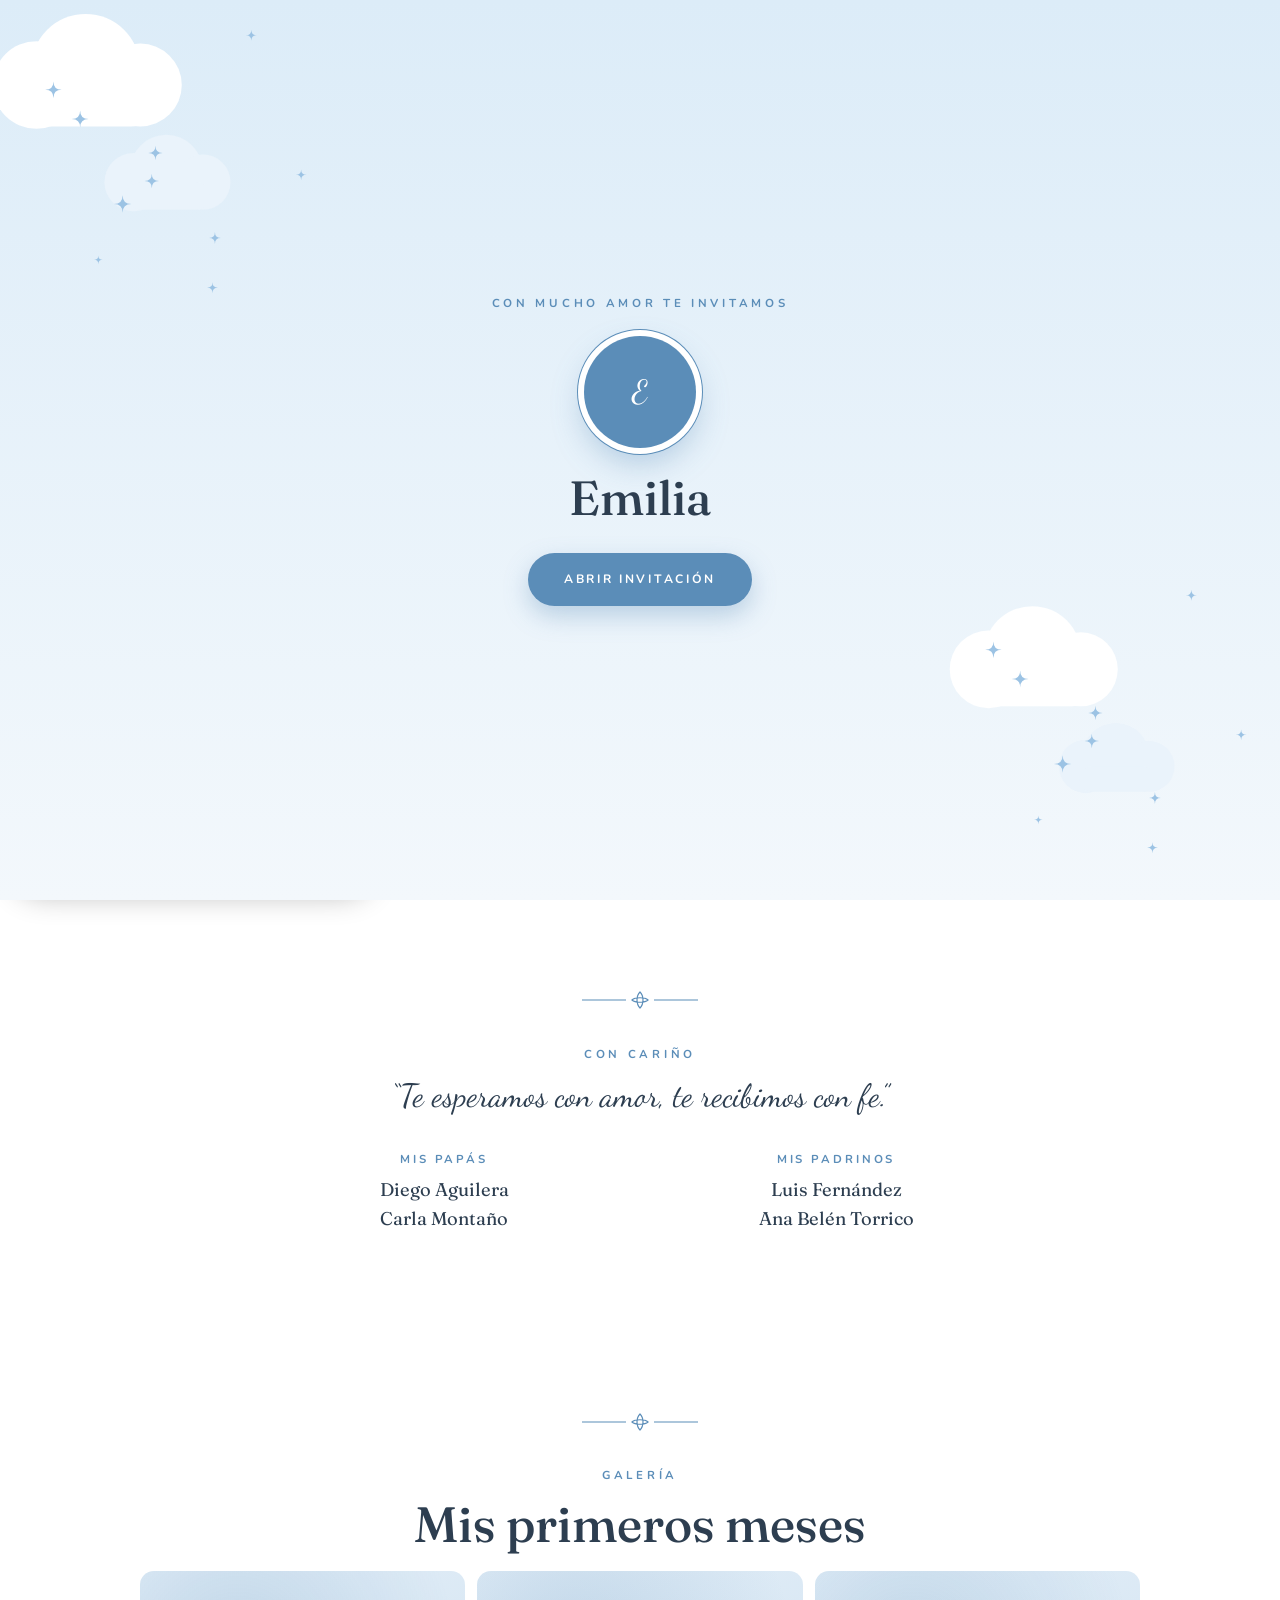
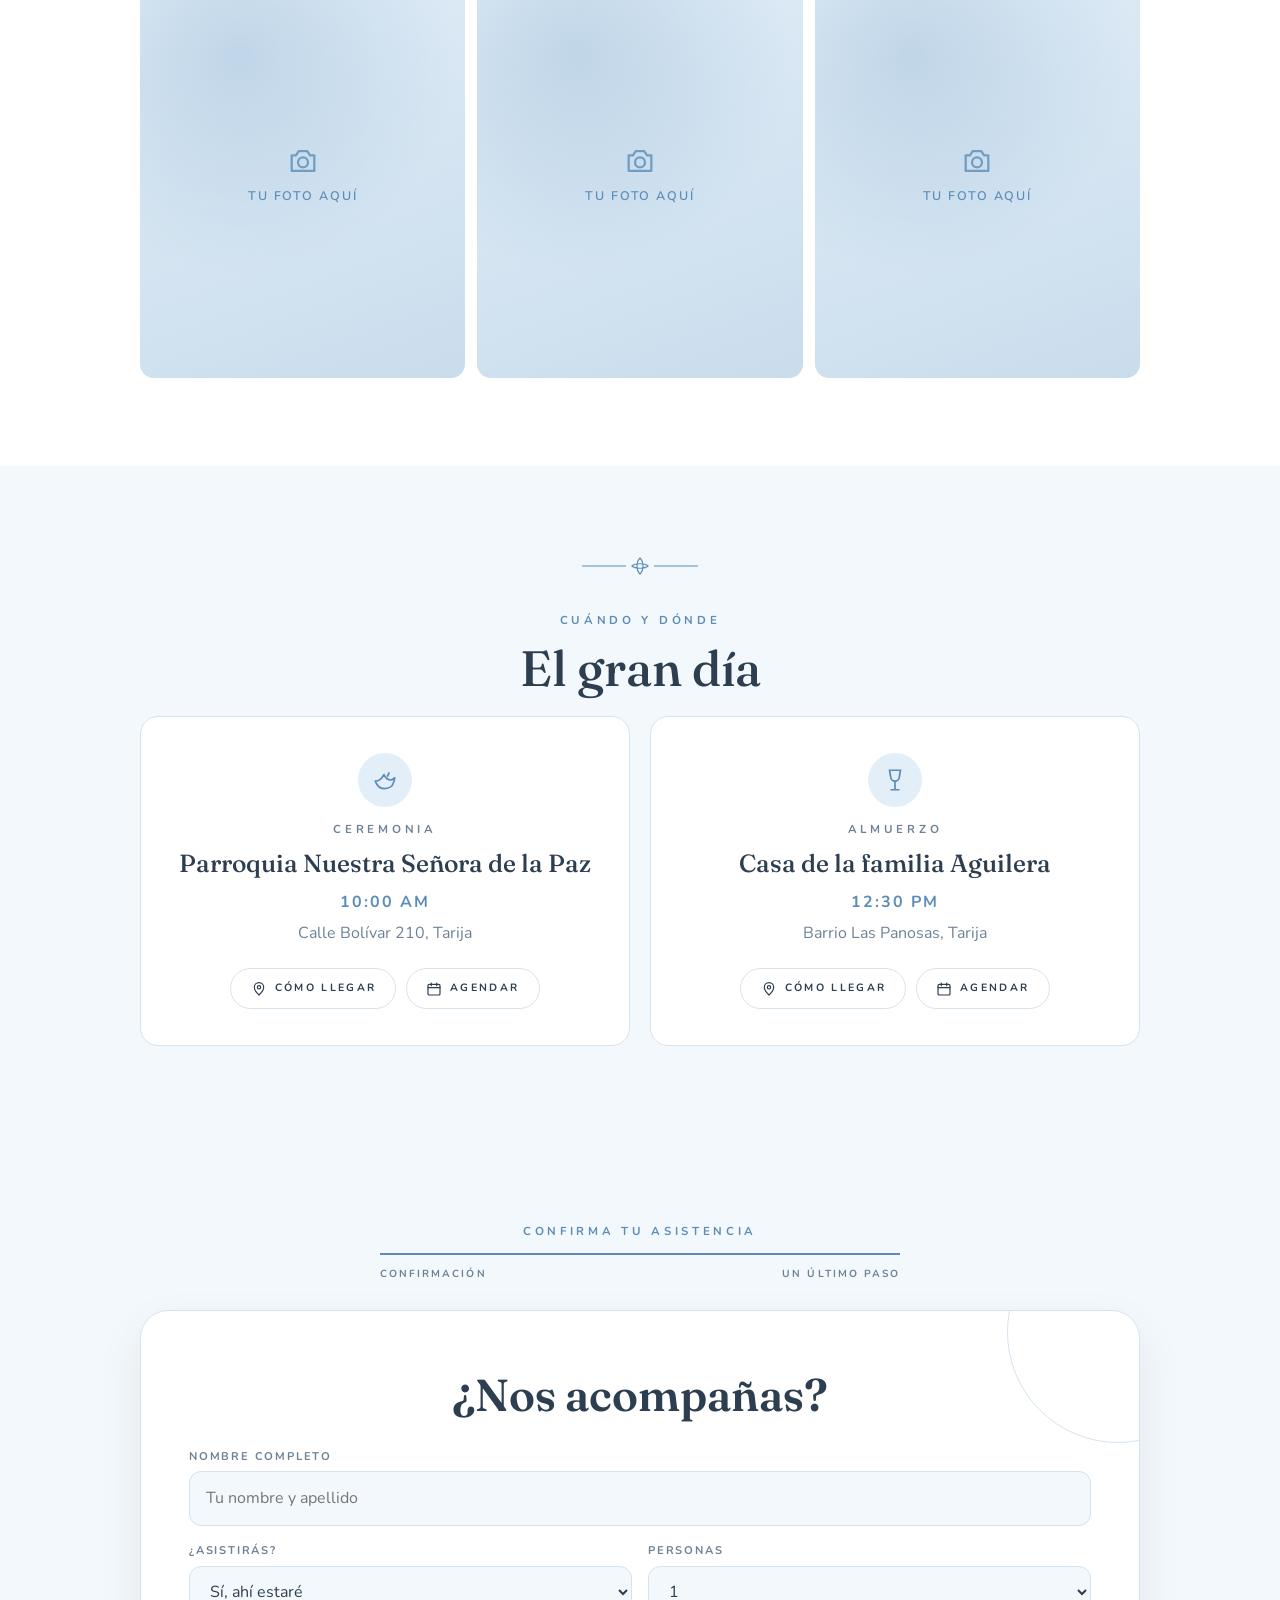
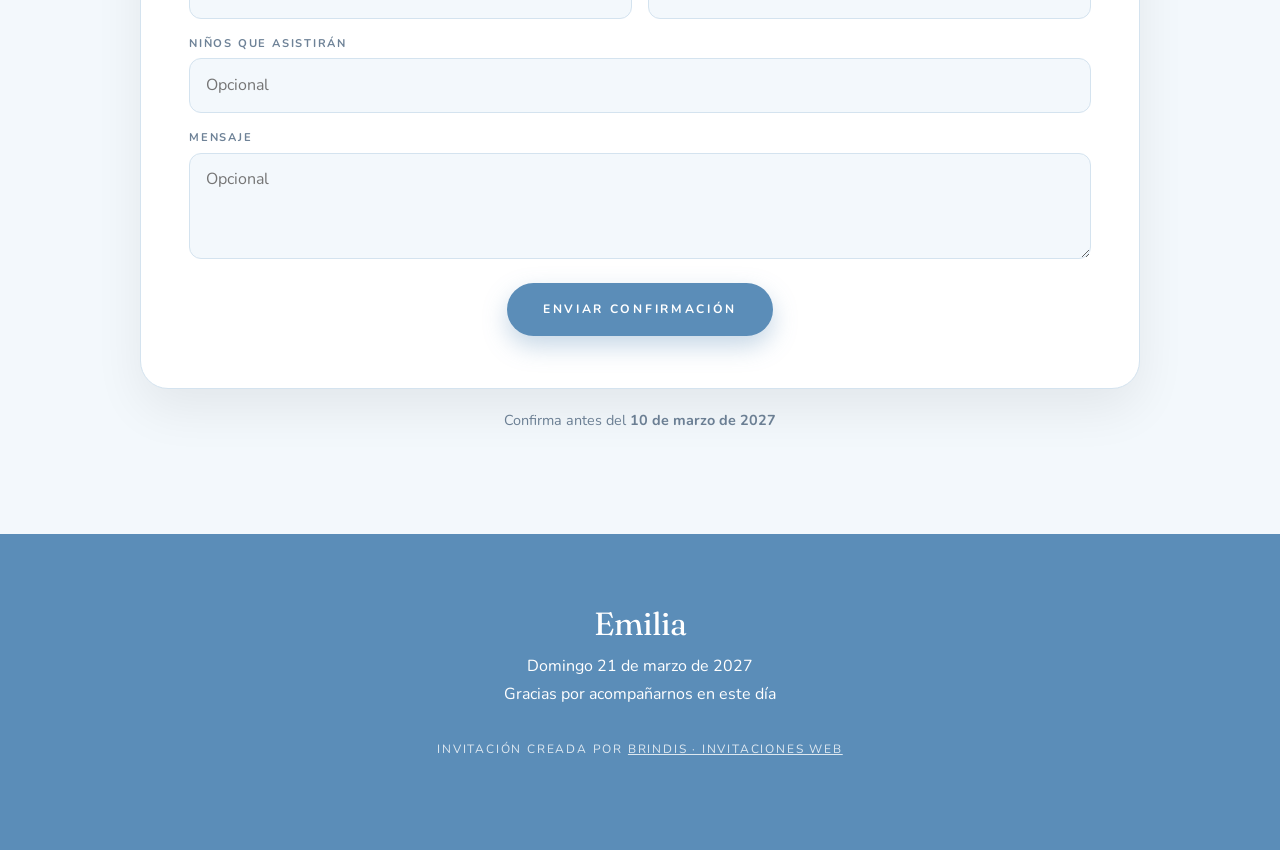
<file: catalogo/demos/bautizo-emilia/index.html>
<!doctype html>
<html lang="es">
<head>
<meta charset="utf-8">
<meta name="viewport" content="width=device-width, initial-scale=1, viewport-fit=cover">
<title>Bautizo de Emilia</title>
<meta name="description" content="Invitación de bautizo de ejemplo">
<link rel="preconnect" href="https://fonts.googleapis.com">
<link rel="preconnect" href="https://fonts.gstatic.com" crossorigin>
<link rel="stylesheet" href="https://fonts.googleapis.com/css2?family=Fraunces:ital,opsz,wght@0,9..144,400;0,9..144,600;1,9..144,400&family=Dancing+Script:wght@500&family=Nunito:wght@400;600;700&display=swap">
<link rel="stylesheet" href="../motor/invitacion.css">
<style>
:root {
  --bg: #f3f8fc;
  --surface: #ffffff;
  --ink: #2d3e50;
  --muted: #6e8297;
  --accent: #5b8db8;
  --accent-ink: #ffffff;
  --soft: #e2eef8;
  --line: #d4e3ef;
  --hero-bg: linear-gradient(180deg, #dcecf8 0%, #f3f8fc 100%);
  --hero-ink: #2d3e50;
  --font-display: 'Fraunces', Georgia, serif;
  --font-script: 'Dancing Script', cursive;
  --font-body: 'Nunito', system-ui, sans-serif;
}

</style>
</head>
<body>
<script>
/* ====== DATOS DE LA INVITACIÓN (edita aquí) ====== */
window.INV = {
  "nombres": "Emilia",
  "iniciales": "E",
  "fecha": "2027-03-21T10:00",
  "fechaTexto": "Domingo 21 de marzo de 2027",
  "tituloCalendario": "Bautizo de Emilia",
  "hero": {
    "pre": "Mi bautizo",
    "tituloHTML": "Emilia",
    "sub": "Bienvenida a la familia de Dios"
  },
  "arte": {
    "tipo": "nubes",
    "colores": [
      "#ffffff",
      "#eaf3fb",
      "#9cc3e4"
    ]
  },
  "agendar": true,
  "musica": {
    "youtube": "JvNQLJ1_HQ0",
    "inicio": 0
  },
  "sobre": {
    "texto": "Con mucho amor te invitamos"
  },
  "mensaje": {
    "etiqueta": "Con cariño",
    "texto": "“Te esperamos con amor, te recibimos con fe.”",
    "personas": [
      {
        "rol": "Mis papás",
        "nombres": [
          "Diego Aguilera",
          "Carla Montaño"
        ]
      },
      {
        "rol": "Mis padrinos",
        "nombres": [
          "Luis Fernández",
          "Ana Belén Torrico"
        ]
      }
    ]
  },
  "galeria": {
    "titulo": "Mis primeros meses",
    "vacias": 3
  },
  "eventos": [
    {
      "tipo": "Ceremonia",
      "icono": "paloma",
      "lugar": "Parroquia Nuestra Señora de la Paz",
      "hora": "10:00 AM",
      "direccion": "Calle Bolívar 210, Tarija",
      "inicio": "2027-03-21T10:00",
      "duracionHoras": 1
    },
    {
      "tipo": "Almuerzo",
      "icono": "copa",
      "lugar": "Casa de la familia Aguilera",
      "hora": "12:30 PM",
      "direccion": "Barrio Las Panosas, Tarija",
      "inicio": "2027-03-21T12:30",
      "duracionHoras": 4
    }
  ],
  "confirmar": {
    "limite": "10 de marzo de 2027",
    "whatsapp": "59165060795",
    "camposExtra": [
      "Niños que asistirán"
    ]
  },
  "confeti": [
    "#5b8db8",
    "#ffffff",
    "#f3d27a"
  ],
  "pie": "Gracias por acompañarnos en este día",
  "credito": {
    "marca": "Brindis · Invitaciones web",
    "link": "../../index.html"
  },
  "demo": {
    "texto": "Invitación de ejemplo · datos inventados",
    "volver": "../../index.html#disenos"
  }
};
</script>
<script src="../motor/invitacion.js"></script>
</body>
</html>
</file>
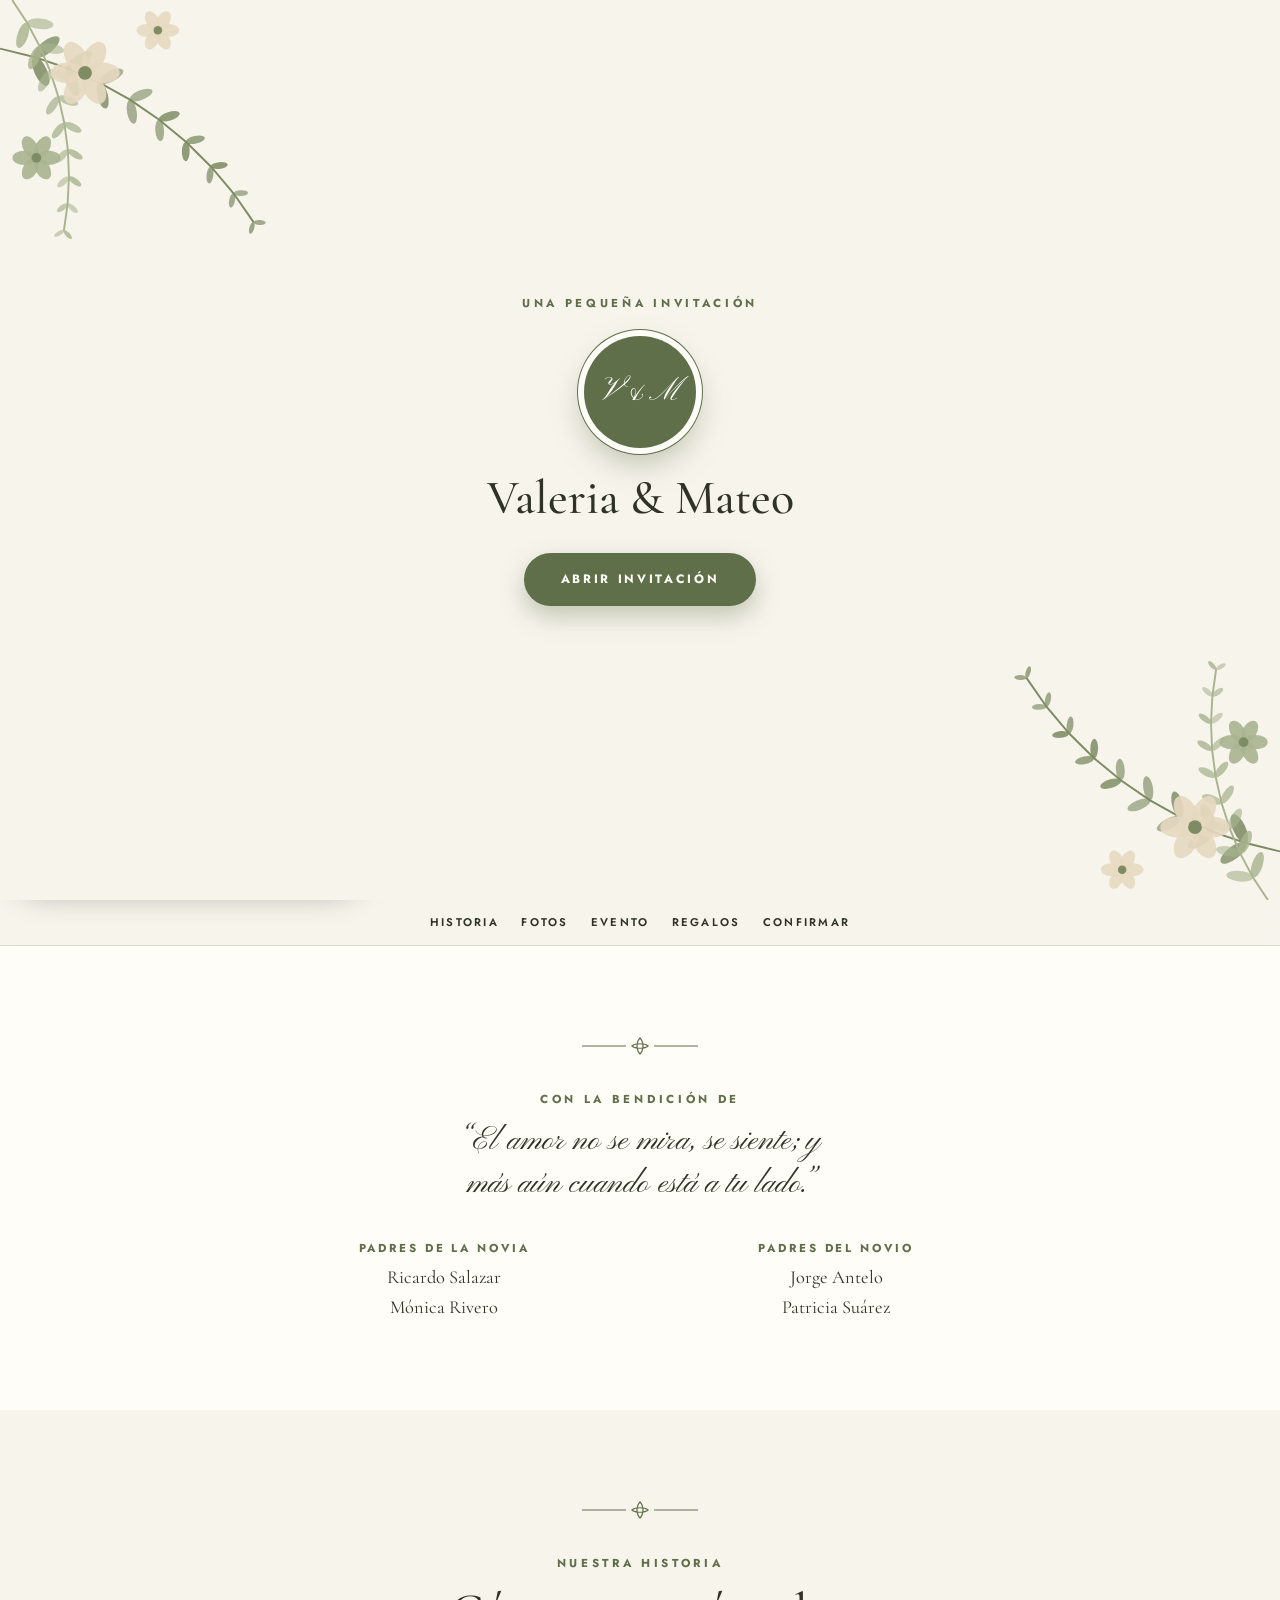
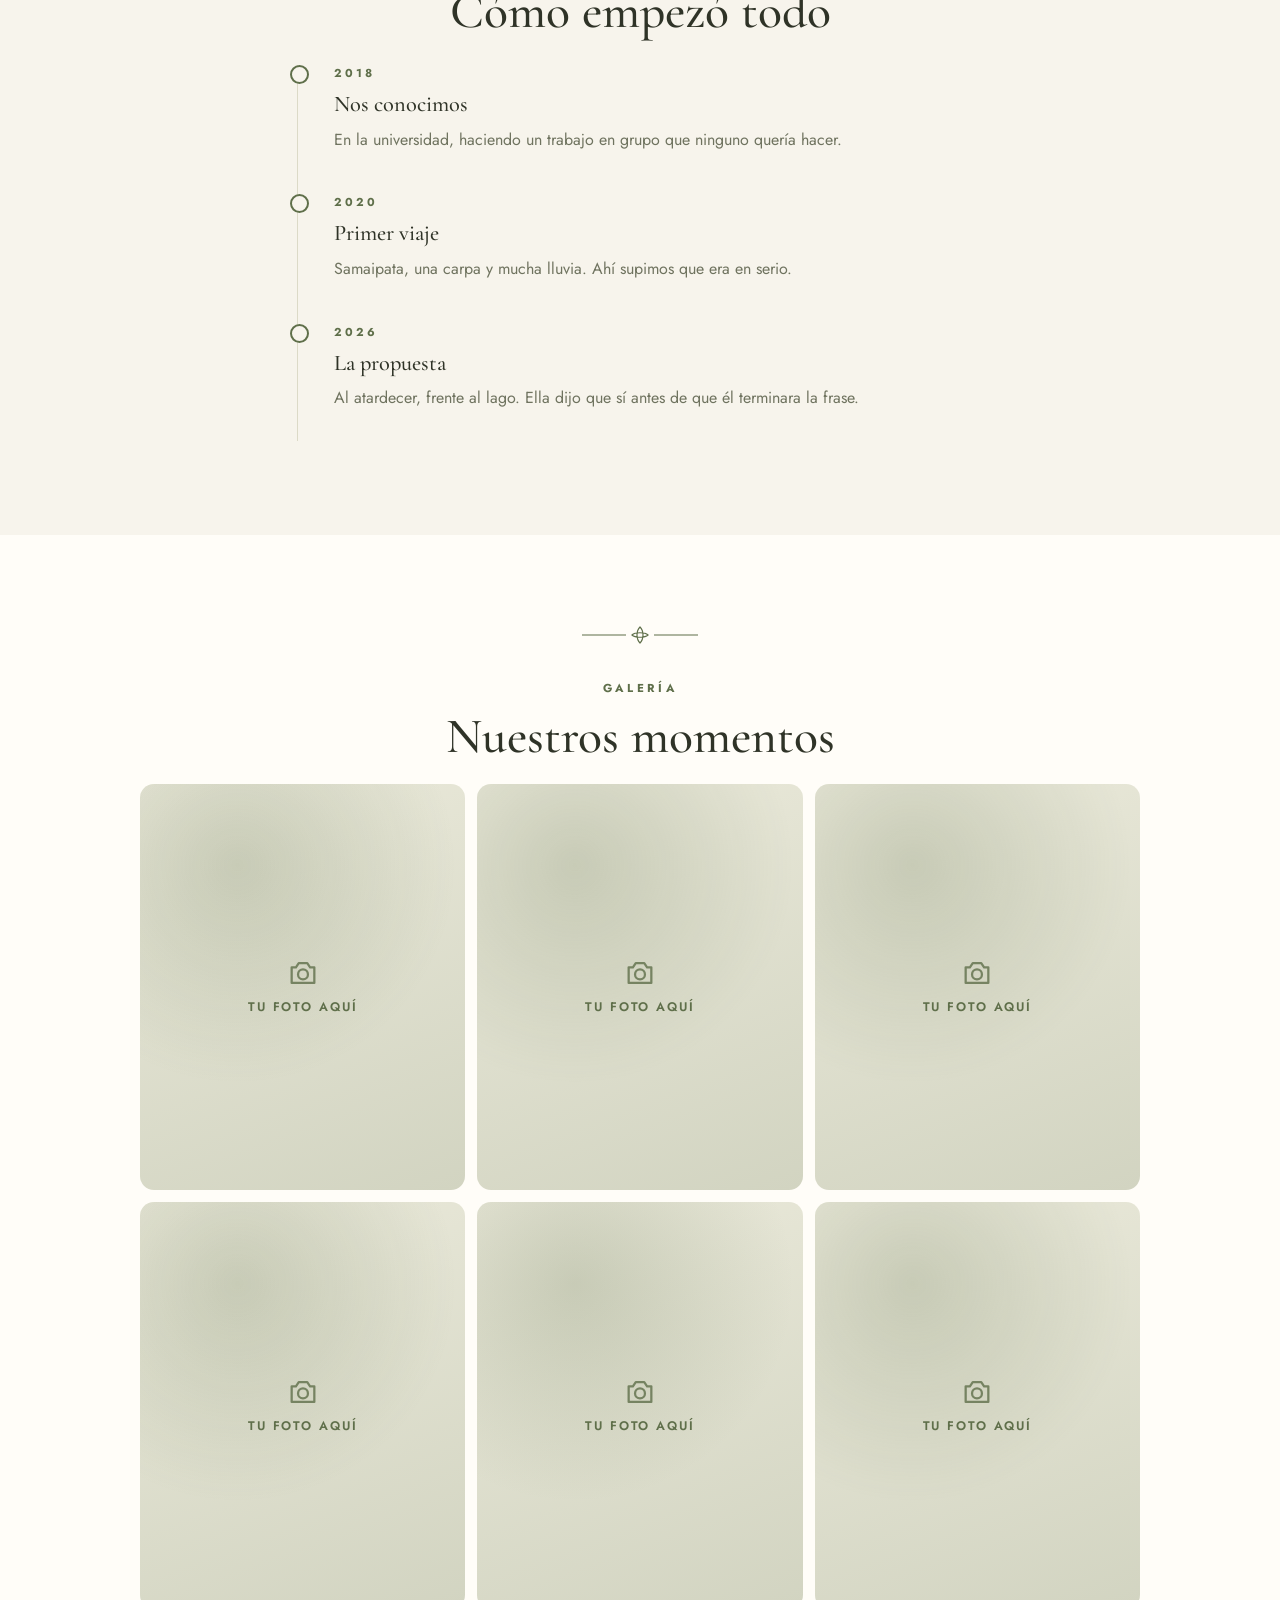
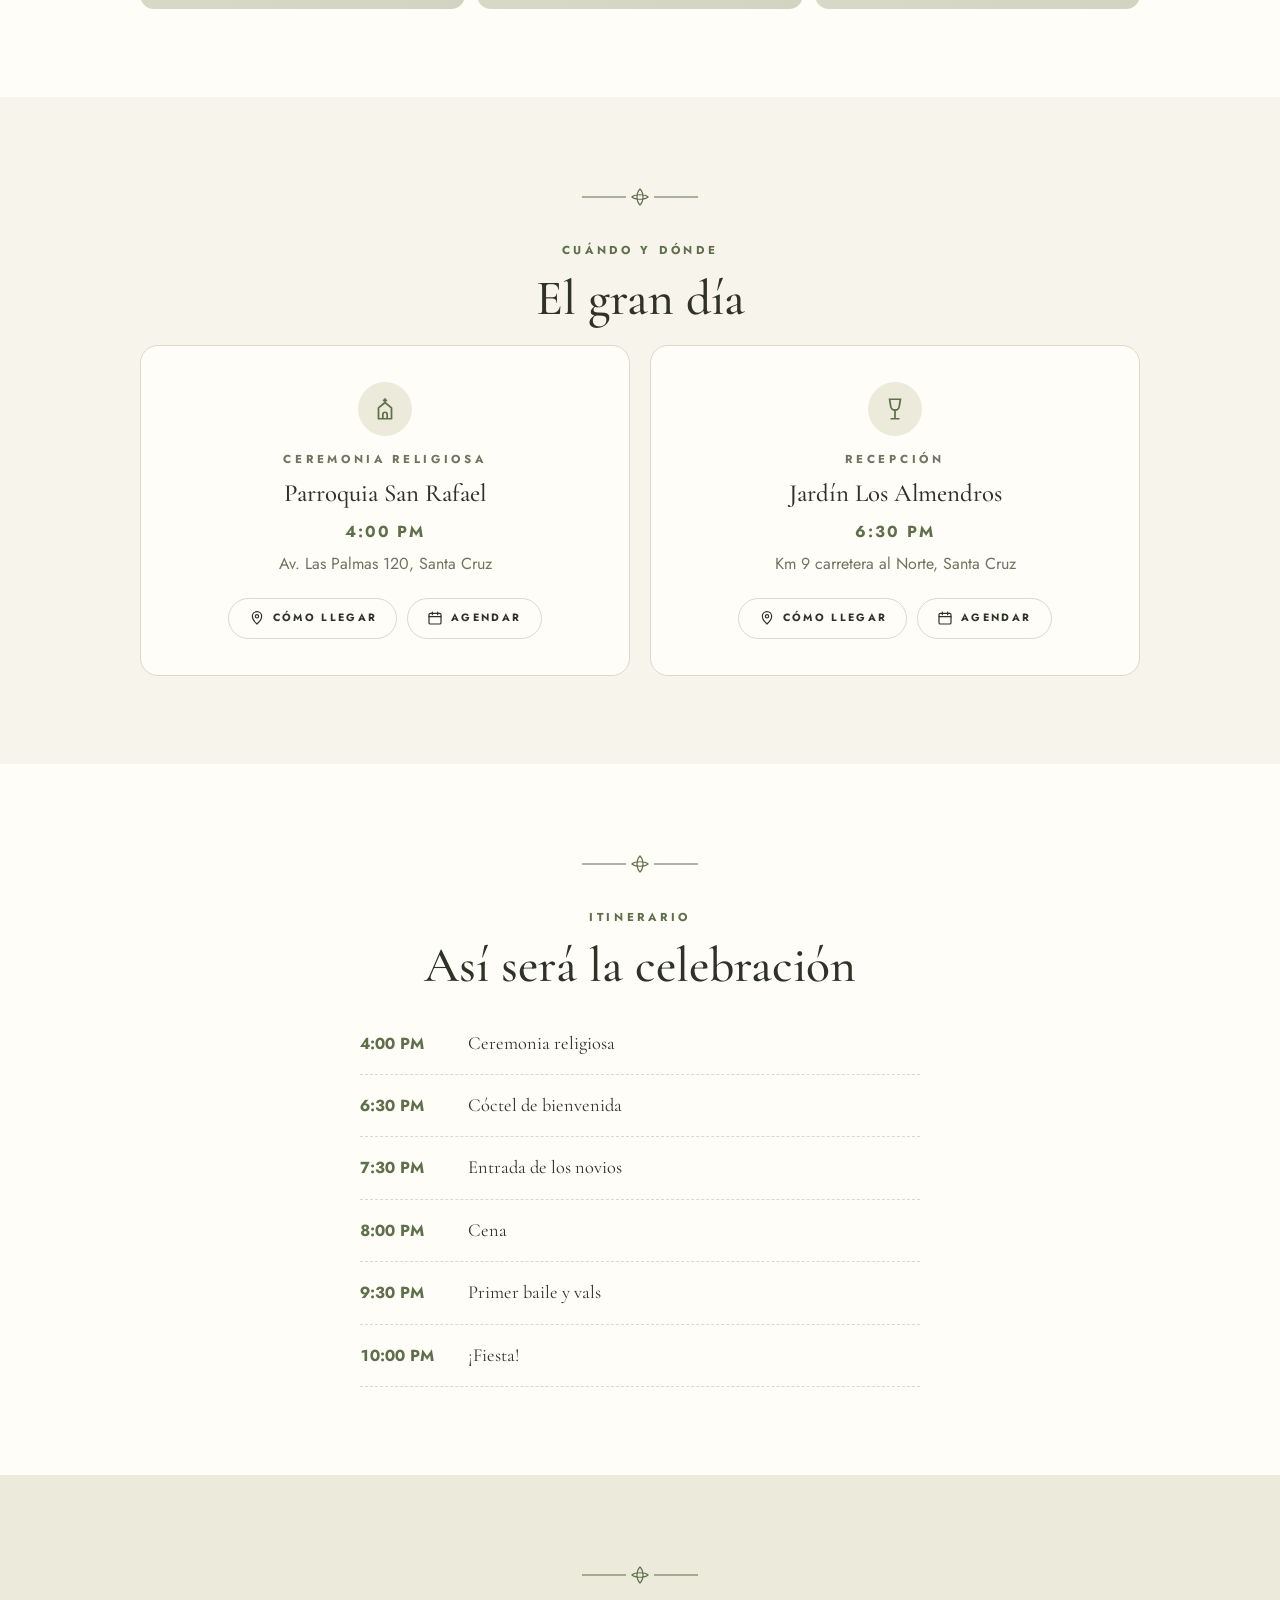
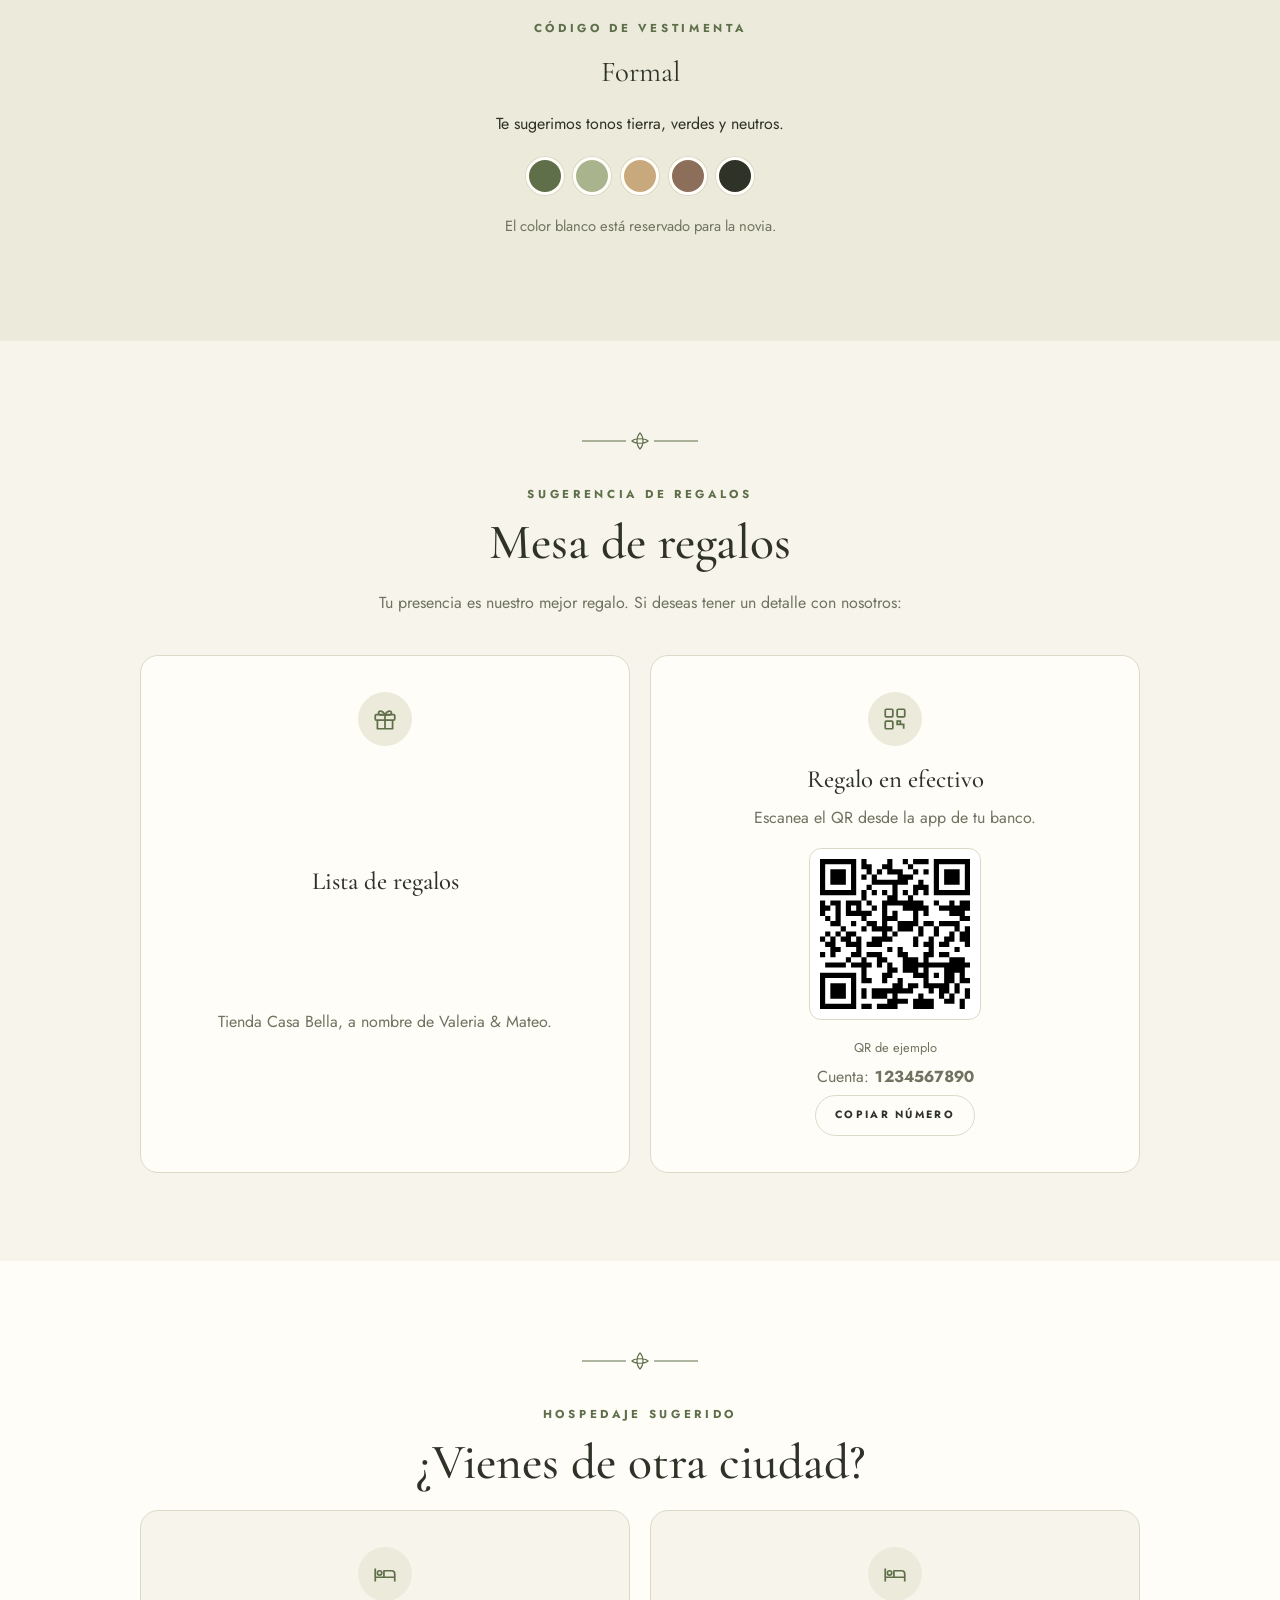
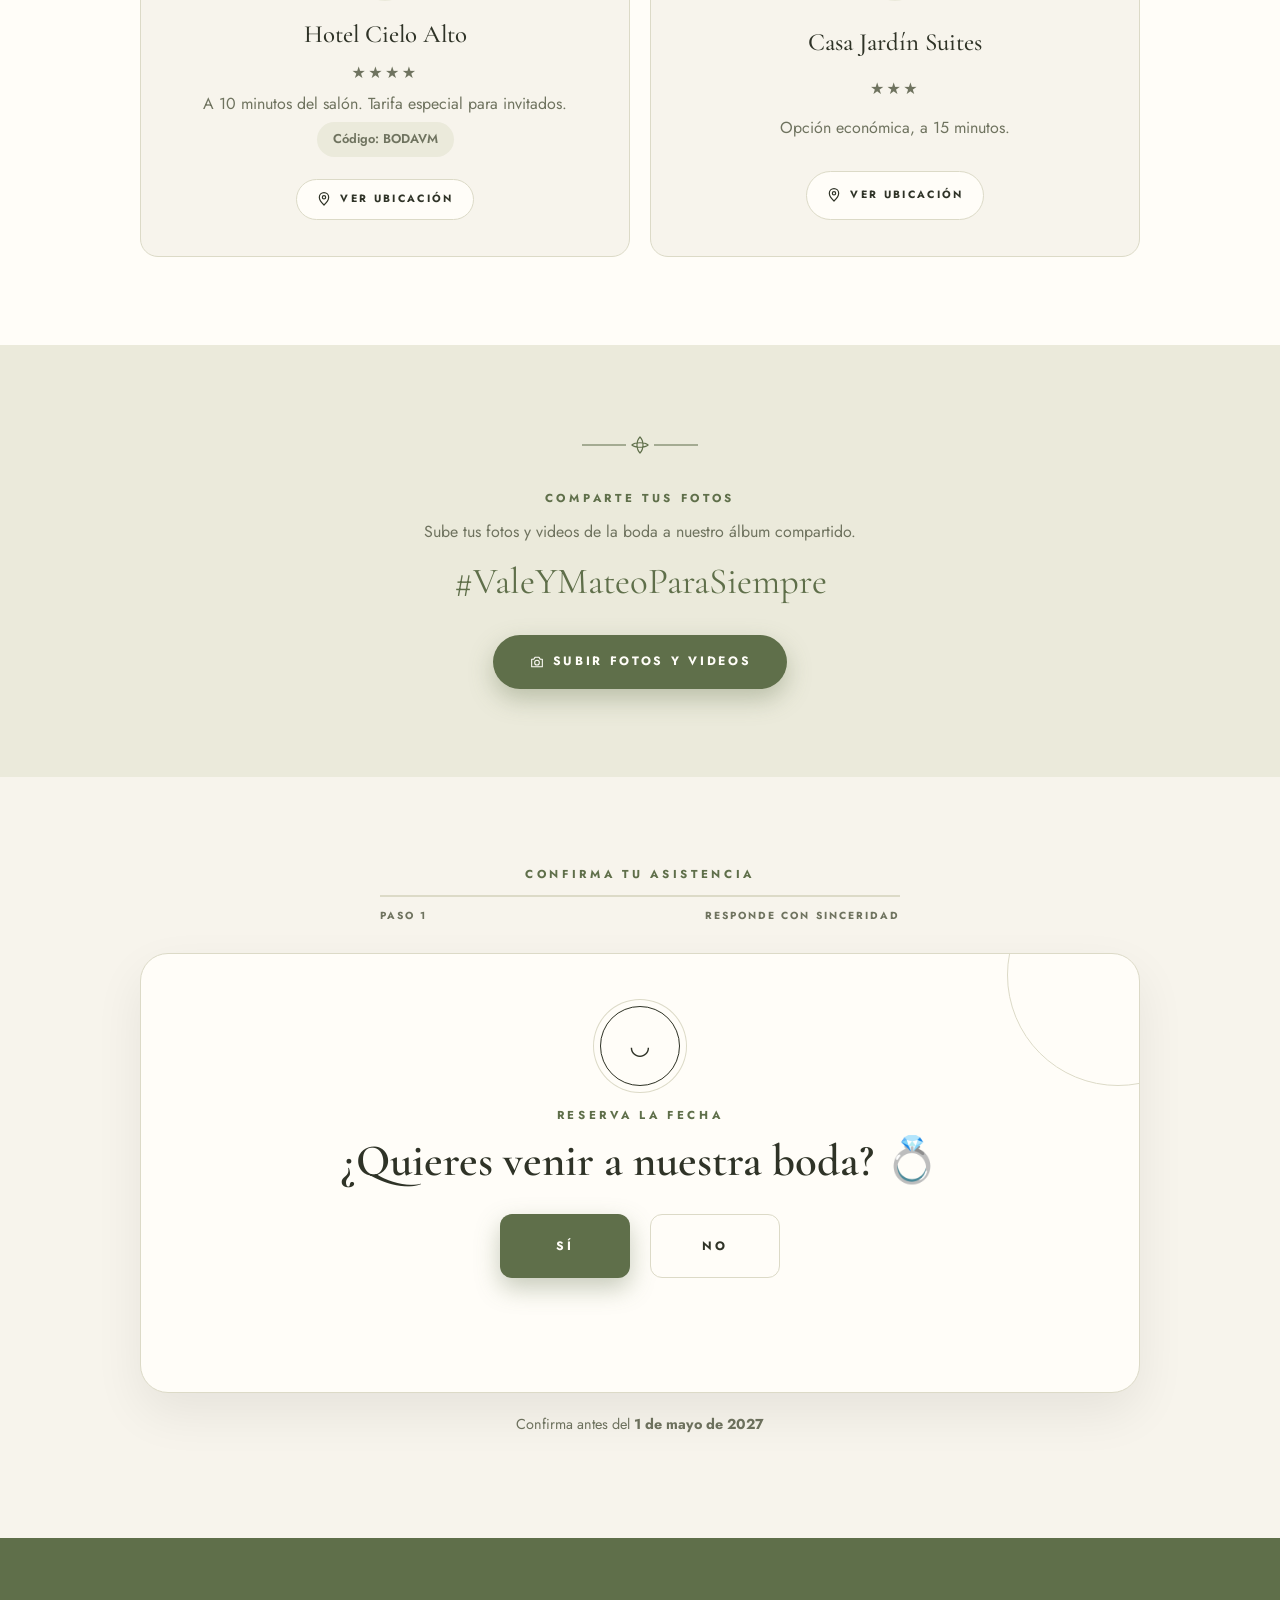
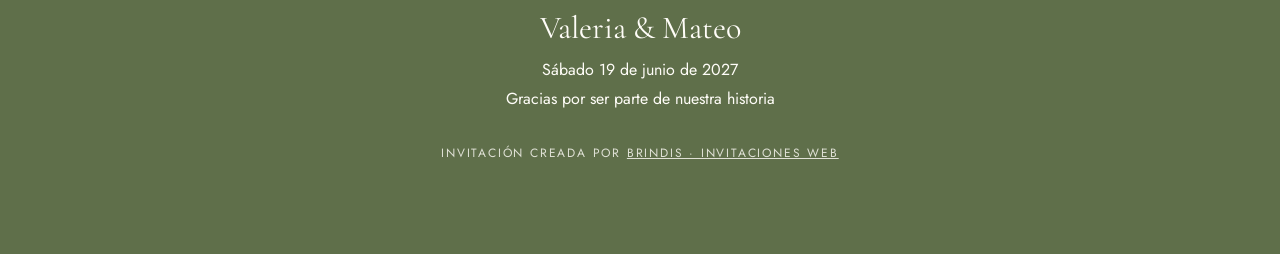
<file: catalogo/demos/boda-valeria-mateo/index.html>
<!doctype html>
<html lang="es">
<head>
<meta charset="utf-8">
<meta name="viewport" content="width=device-width, initial-scale=1, viewport-fit=cover">
<title>Valeria & Mateo</title>
<meta name="description" content="Invitación de boda de ejemplo">
<link rel="preconnect" href="https://fonts.googleapis.com">
<link rel="preconnect" href="https://fonts.gstatic.com" crossorigin>
<link rel="stylesheet" href="https://fonts.googleapis.com/css2?family=Cormorant+Garamond:ital,wght@0,400;0,500;0,600;1,400&family=Pinyon+Script&family=Jost:wght@400;500;600;700&display=swap">
<link rel="stylesheet" href="../motor/invitacion.css">
<style>
:root {
  --bg: #f7f4ec;
  --surface: #fffdf8;
  --ink: #2f3327;
  --muted: #6f735f;
  --accent: #5f6f4a;
  --accent-ink: #fffdf8;
  --soft: #ebeadb;
  --line: #dcdac7;
  --hero-bg: #f7f4ec;
  --hero-ink: #2f3327;
  --font-display: 'Cormorant Garamond', Georgia, serif;
  --font-script: 'Pinyon Script', cursive;
  --font-body: 'Jost', system-ui, sans-serif;
}

</style>
</head>
<body>
<script>
/* ====== DATOS DE LA INVITACIÓN (edita aquí) ====== */
window.INV = {
  "nombres": "Valeria & Mateo",
  "iniciales": "V&M",
  "fecha": "2027-06-19T16:00",
  "fechaTexto": "Sábado 19 de junio de 2027",
  "tituloCalendario": "Boda de Valeria & Mateo",
  "hero": {
    "pre": "Nos casamos",
    "tituloHTML": "Valeria <span class='amp'>&amp;</span> Mateo",
    "sub": "Y queremos celebrarlo contigo"
  },
  "arte": {
    "tipo": "floral",
    "colores": [
      "#7d8c63",
      "#a9b48f",
      "#e7d9c0"
    ]
  },
  "menu": true,
  "agendar": true,
  "pase": true,
  "musica": {
    "youtube": "JvNQLJ1_HQ0",
    "inicio": 0
  },
  "sobre": {
    "texto": "Una pequeña invitación"
  },
  "textoBienvenida": "Hemos reservado un lugar especial para ustedes en nuestra boda.",
  "mensaje": {
    "etiqueta": "Con la bendición de",
    "texto": "“El amor no se mira, se siente; y más aún cuando está a tu lado.”",
    "personas": [
      {
        "rol": "Padres de la novia",
        "nombres": [
          "Ricardo Salazar",
          "Mónica Rivero"
        ]
      },
      {
        "rol": "Padres del novio",
        "nombres": [
          "Jorge Antelo",
          "Patricia Suárez"
        ]
      }
    ]
  },
  "historia": {
    "titulo": "Cómo empezó todo",
    "items": [
      {
        "anio": "2018",
        "titulo": "Nos conocimos",
        "texto": "En la universidad, haciendo un trabajo en grupo que ninguno quería hacer."
      },
      {
        "anio": "2020",
        "titulo": "Primer viaje",
        "texto": "Samaipata, una carpa y mucha lluvia. Ahí supimos que era en serio."
      },
      {
        "anio": "2026",
        "titulo": "La propuesta",
        "texto": "Al atardecer, frente al lago. Ella dijo que sí antes de que él terminara la frase."
      }
    ]
  },
  "galeria": {
    "titulo": "Nuestros momentos",
    "vacias": 6
  },
  "eventos": [
    {
      "tipo": "Ceremonia religiosa",
      "icono": "iglesia",
      "lugar": "Parroquia San Rafael",
      "hora": "4:00 PM",
      "direccion": "Av. Las Palmas 120, Santa Cruz",
      "inicio": "2027-06-19T16:00",
      "duracionHoras": 1
    },
    {
      "tipo": "Recepción",
      "icono": "copa",
      "lugar": "Jardín Los Almendros",
      "hora": "6:30 PM",
      "direccion": "Km 9 carretera al Norte, Santa Cruz",
      "inicio": "2027-06-19T18:30",
      "duracionHoras": 7
    }
  ],
  "itinerario": [
    {
      "hora": "4:00 PM",
      "evento": "Ceremonia religiosa"
    },
    {
      "hora": "6:30 PM",
      "evento": "Cóctel de bienvenida"
    },
    {
      "hora": "7:30 PM",
      "evento": "Entrada de los novios"
    },
    {
      "hora": "8:00 PM",
      "evento": "Cena"
    },
    {
      "hora": "9:30 PM",
      "evento": "Primer baile y vals"
    },
    {
      "hora": "10:00 PM",
      "evento": "¡Fiesta!"
    }
  ],
  "vestimenta": {
    "tipo": "Formal",
    "texto": "Te sugerimos tonos tierra, verdes y neutros.",
    "colores": [
      "#5f6f4a",
      "#a9b48f",
      "#c8a97e",
      "#8b6f5a",
      "#2f3327"
    ],
    "nota": "El color blanco está reservado para la novia."
  },
  "regalos": {
    "titulo": "Mesa de regalos",
    "texto": "Tu presencia es nuestro mejor regalo. Si deseas tener un detalle con nosotros:",
    "opciones": [
      {
        "icono": "regalo",
        "nombre": "Lista de regalos",
        "detalle": "Tienda Casa Bella, a nombre de Valeria & Mateo."
      },
      {
        "icono": "qr",
        "nombre": "Regalo en efectivo",
        "detalle": "Escanea el QR desde la app de tu banco.",
        "qrTexto": "Ejemplo de QR para regalo en efectivo",
        "cuenta": "1234567890"
      }
    ]
  },
  "hospedaje": [
    {
      "nombre": "Hotel Cielo Alto",
      "estrellas": 4,
      "detalle": "A 10 minutos del salón. Tarifa especial para invitados.",
      "codigo": "BODAVM",
      "ciudad": "Santa Cruz"
    },
    {
      "nombre": "Casa Jardín Suites",
      "estrellas": 3,
      "detalle": "Opción económica, a 15 minutos.",
      "ciudad": "Santa Cruz"
    }
  ],
  "compartirFotos": {
    "texto": "Sube tus fotos y videos de la boda a nuestro álbum compartido.",
    "hashtag": "#ValeYMateoParaSiempre",
    "link": "#"
  },
  "confirmar": {
    "limite": "1 de mayo de 2027",
    "whatsapp": "59165060795",
    "camposExtra": [
      "Alergias o restricciones"
    ],
    "cuestionario": {
      "pregunta": "¿Quieres venir a nuestra boda? 💍",
      "preguntas": [
        {
          "q": "¿Qué tanto te emociona nuestra boda? 💌",
          "opciones": [
            "¡¡Muchísimo!!",
            "No puedo esperar",
            "Lo que más me emociona es la comida",
            "¿Habrá barra libre?",
            "Se me olvidó que se casaban."
          ]
        },
        {
          "q": "¿Vas a llorar en la ceremonia? 🥹",
          "opciones": [
            "Obviamente",
            "A mares",
            "Intentaré contenerme",
            "Solo si los demás lloran",
            "No ❤️"
          ]
        },
        {
          "q": "¿De qué color será tu ropa? 👗",
          "opciones": [
            "Blanco",
            "Verde oliva",
            "Negro",
            "Rosa intenso",
            "Del color que ustedes digan"
          ],
          "trampa": {
            "opcion": 0,
            "titulo": "❌ Vestido blanco",
            "texto": "Tu invitación queda cancelada. ¡¿Blanco?! ¡¿En NUESTRA boda?!"
          },
          "comentarios": [
            null,
            "Combinas con la decoración. 🌿",
            "Elegante, sin dramas. 🖤",
            "Vas a brillar en la pista. 💖",
            "Respuesta perfecta. 🥹"
          ]
        }
      ]
    }
  },
  "confeti": [
    "#5f6f4a",
    "#c8a97e",
    "#ffffff"
  ],
  "pie": "Gracias por ser parte de nuestra historia",
  "credito": {
    "marca": "Brindis · Invitaciones web",
    "link": "../../index.html"
  },
  "demo": {
    "texto": "Invitación de ejemplo · datos inventados",
    "volver": "../../index.html#disenos"
  }
};
</script>
<script src="../motor/invitacion.js"></script>
</body>
</html>
</file>
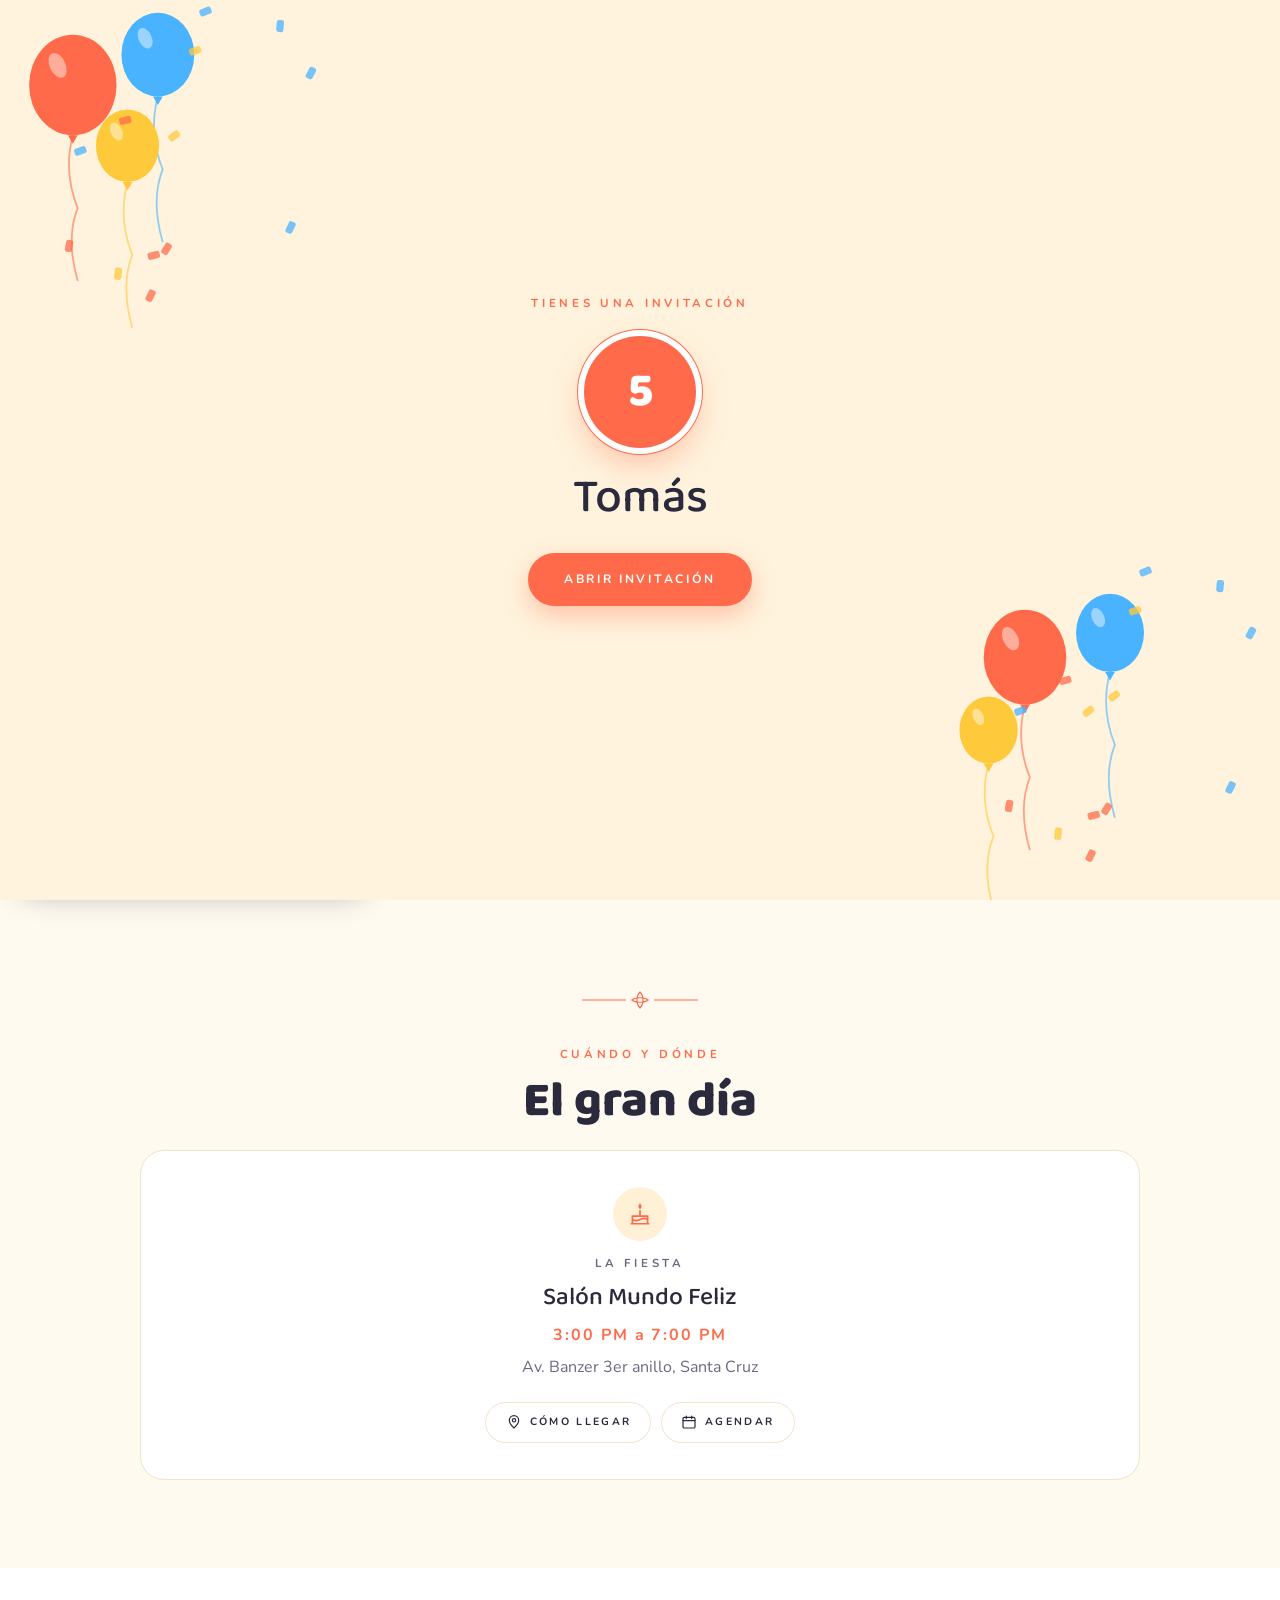
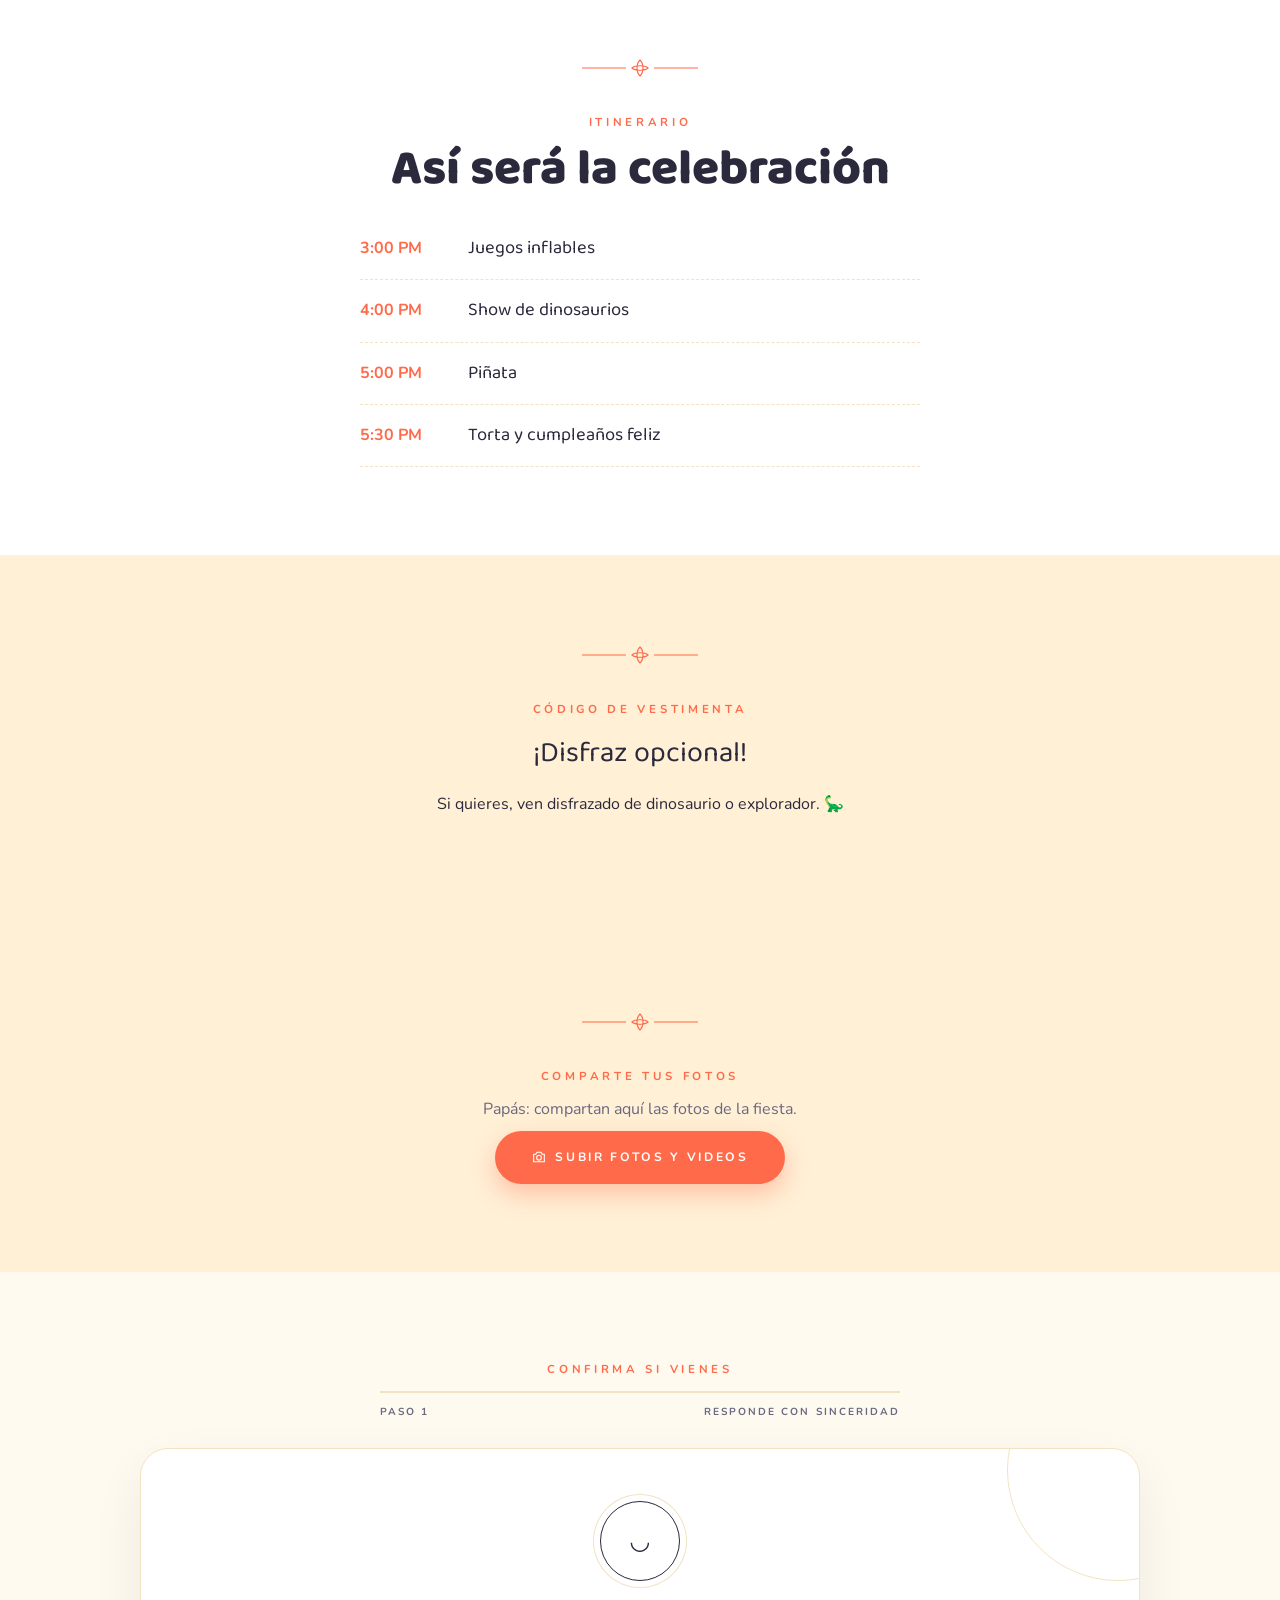
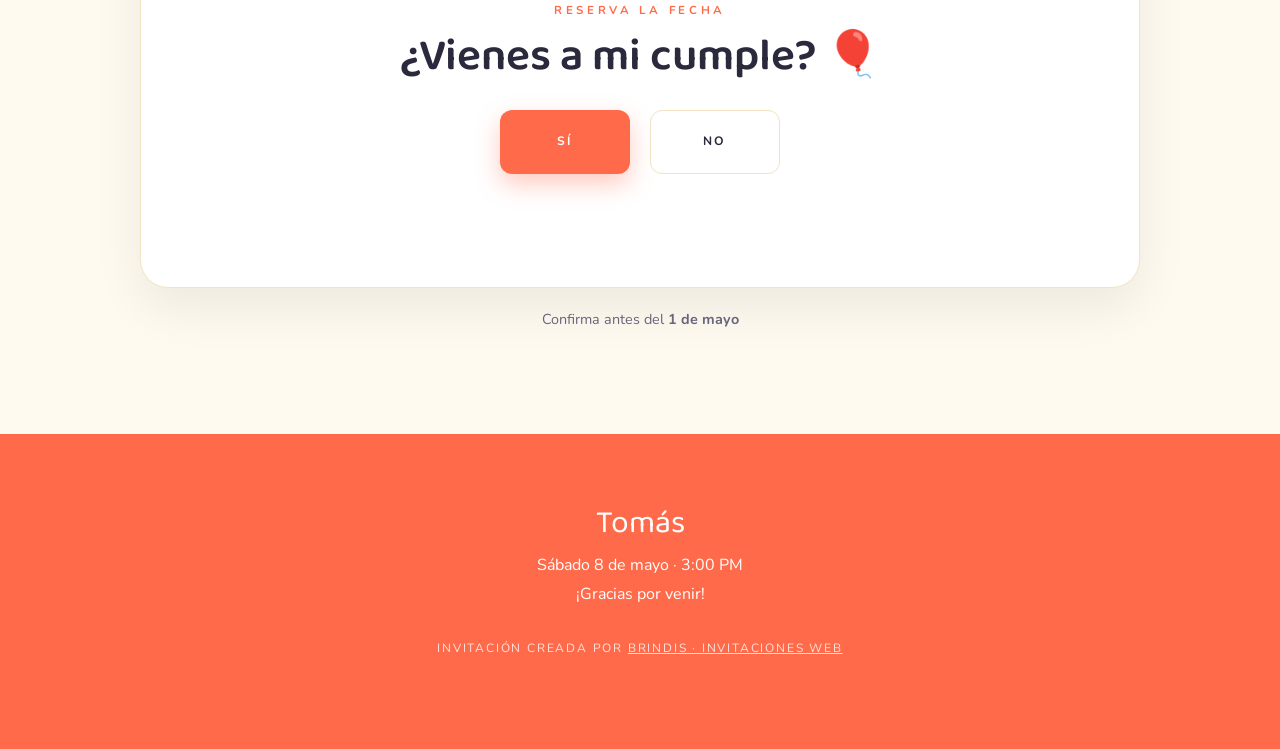
<file: catalogo/demos/cumple-tomas/index.html>
<!doctype html>
<html lang="es">
<head>
<meta charset="utf-8">
<meta name="viewport" content="width=device-width, initial-scale=1, viewport-fit=cover">
<title>El cumple de Tomás</title>
<meta name="description" content="Invitación de cumpleaños infantil de ejemplo">
<link rel="preconnect" href="https://fonts.googleapis.com">
<link rel="preconnect" href="https://fonts.gstatic.com" crossorigin>
<link rel="stylesheet" href="https://fonts.googleapis.com/css2?family=Baloo+2:wght@500;700;800&family=Nunito:wght@400;600;700;800&display=swap">
<link rel="stylesheet" href="../motor/invitacion.css">
<style>
:root {
  --bg: #fffaf0;
  --surface: #ffffff;
  --ink: #2b2a3d;
  --muted: #6b6880;
  --accent: #ff6b4a;
  --accent-ink: #ffffff;
  --soft: #fff0d6;
  --line: #f3e2c4;
  --hero-bg: #fff3dd;
  --hero-ink: #2b2a3d;
  --font-display: 'Baloo 2', system-ui, sans-serif;
  --font-script: 'Baloo 2', system-ui, sans-serif;
  --font-body: 'Nunito', system-ui, sans-serif;
  --radius: 24px;
}
.hero h1 { font-weight: 800; } .hero h1 .amp { display:block; font-size:.5em; } .titulo { font-weight: 800; } .sello { font-family: var(--font-display); font-weight: 800; font-size: 3rem; }
</style>
</head>
<body>
<script>
/* ====== DATOS DE LA INVITACIÓN (edita aquí) ====== */
window.INV = {
  "nombres": "Tomás",
  "iniciales": "5",
  "fecha": "2027-05-08T15:00",
  "fechaTexto": "Sábado 8 de mayo · 3:00 PM",
  "tituloCalendario": "Cumpleaños de Tomás",
  "hero": {
    "pre": "¡Estás invitado!",
    "tituloHTML": "Tomás <span class='amp'>cumple 5</span>",
    "sub": "Fiesta de dinosaurios 🦖",
    "boton": "¡Quiero ir!"
  },
  "arte": {
    "tipo": "globos",
    "colores": [
      "#ff6b4a",
      "#4ab3ff",
      "#ffc93c"
    ]
  },
  "agendar": true,
  "sobre": {
    "texto": "Tienes una invitación"
  },
  "eventos": [
    {
      "tipo": "La fiesta",
      "icono": "pastel",
      "lugar": "Salón Mundo Feliz",
      "hora": "3:00 PM a 7:00 PM",
      "direccion": "Av. Banzer 3er anillo, Santa Cruz",
      "inicio": "2027-05-08T15:00",
      "duracionHoras": 4
    }
  ],
  "itinerario": [
    {
      "hora": "3:00 PM",
      "evento": "Juegos inflables"
    },
    {
      "hora": "4:00 PM",
      "evento": "Show de dinosaurios"
    },
    {
      "hora": "5:00 PM",
      "evento": "Piñata"
    },
    {
      "hora": "5:30 PM",
      "evento": "Torta y cumpleaños feliz"
    }
  ],
  "vestimenta": {
    "tipo": "¡Disfraz opcional!",
    "texto": "Si quieres, ven disfrazado de dinosaurio o explorador. 🦕"
  },
  "compartirFotos": {
    "texto": "Papás: compartan aquí las fotos de la fiesta.",
    "link": "#"
  },
  "confirmar": {
    "etiqueta": "Confirma si vienes",
    "limite": "1 de mayo",
    "whatsapp": "59165060795",
    "camposExtra": [
      "Nombre del papá o mamá"
    ],
    "textoGracias": "¡Te esperamos para jugar!",
    "frasesNo": [
      "¡Ese botón es de mentira! 🦖",
      "¡Rawr! No se puede.",
      "Tomás dice que tienes que venir.",
      "¡Hay torta! Piénsalo mejor."
    ],
    "cuestionario": {
      "pregunta": "¿Vienes a mi cumple? 🎈",
      "preguntas": [
        {
          "q": "¿Cuál es tu dinosaurio favorito? 🦕",
          "opciones": [
            "T-Rex",
            "Triceratops",
            "Velociraptor",
            "Diplodocus",
            "¡Todos!"
          ]
        },
        {
          "q": "¿Qué vas a hacer en la fiesta? 🎉",
          "opciones": [
            "Saltar en los inflables",
            "Romper la piñata",
            "Comer torta",
            "Bailar",
            "¡Todo!"
          ]
        }
      ]
    }
  },
  "confeti": [
    "#ff6b4a",
    "#4ab3ff",
    "#ffc93c",
    "#7ed957"
  ],
  "pie": "¡Gracias por venir!",
  "credito": {
    "marca": "Brindis · Invitaciones web",
    "link": "../../index.html"
  },
  "demo": {
    "texto": "Invitación de ejemplo · datos inventados",
    "volver": "../../index.html#disenos"
  }
};
</script>
<script src="../motor/invitacion.js"></script>
</body>
</html>
</file>
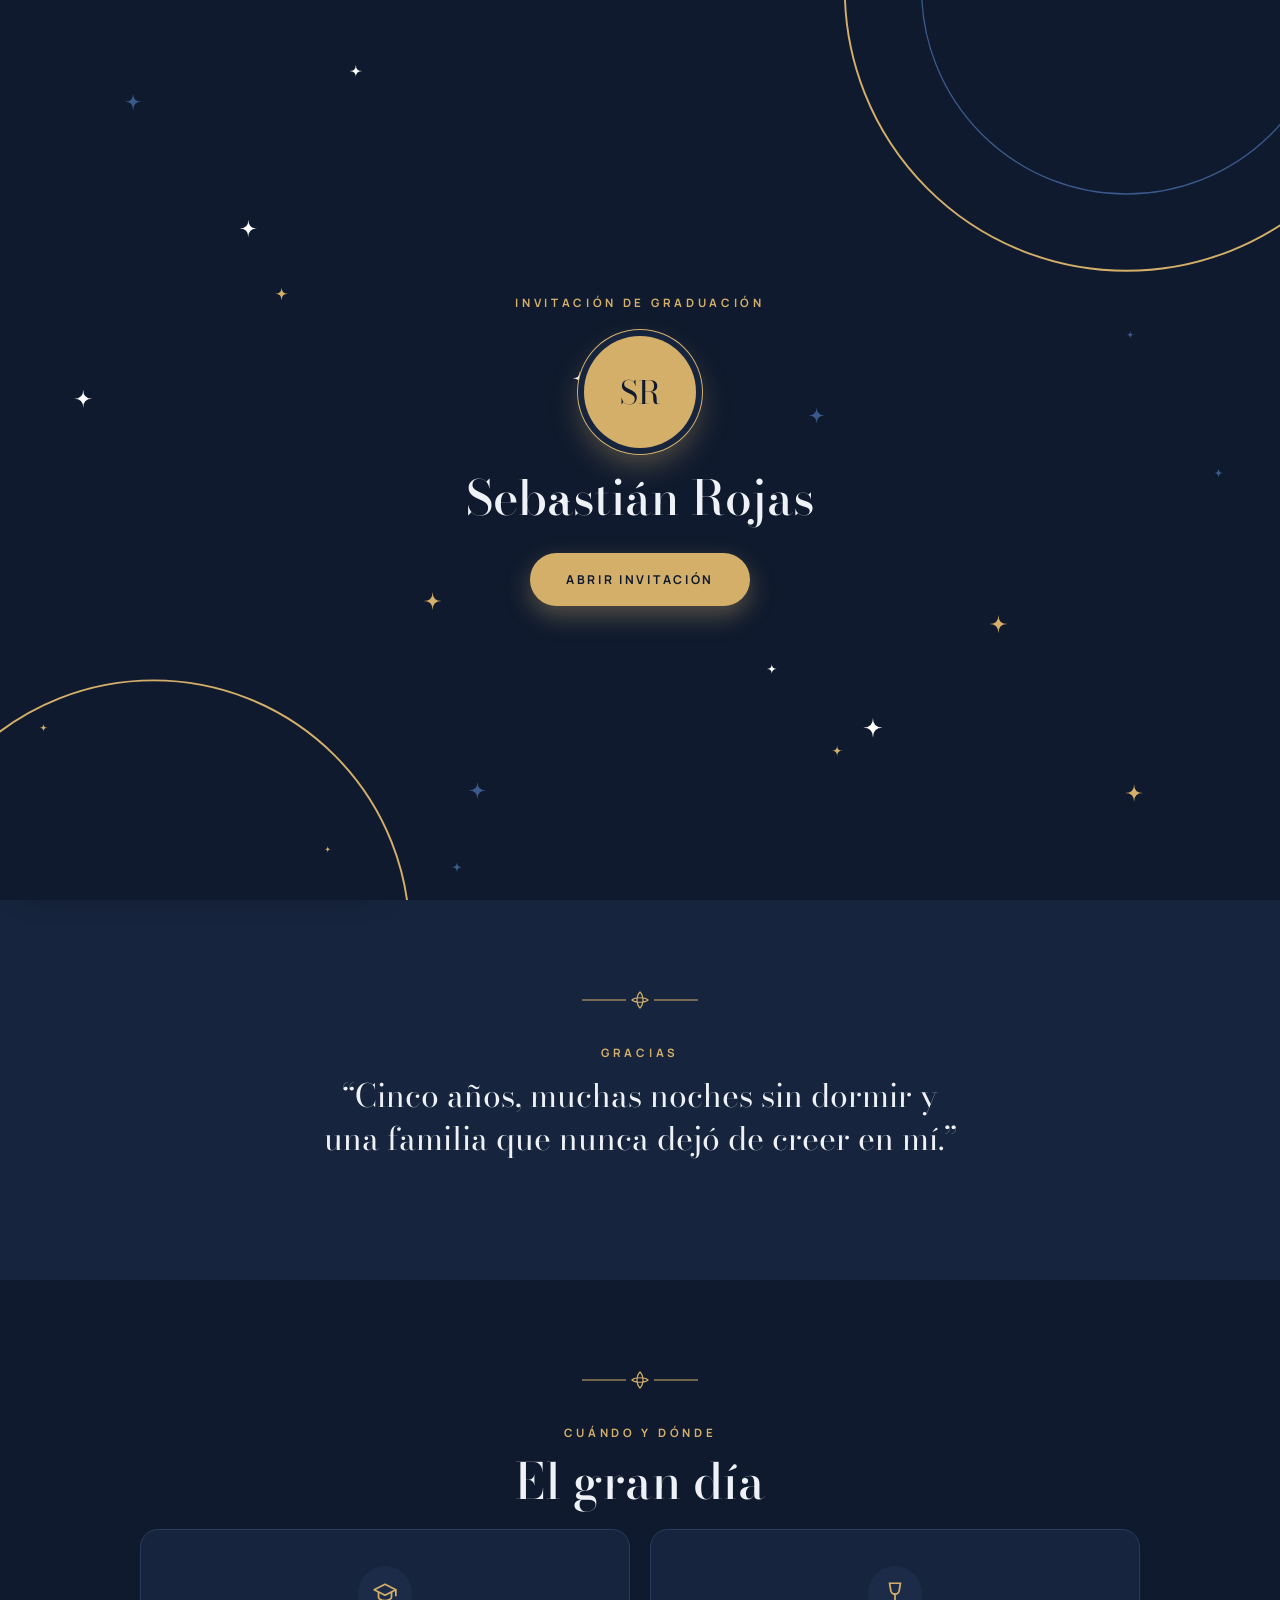
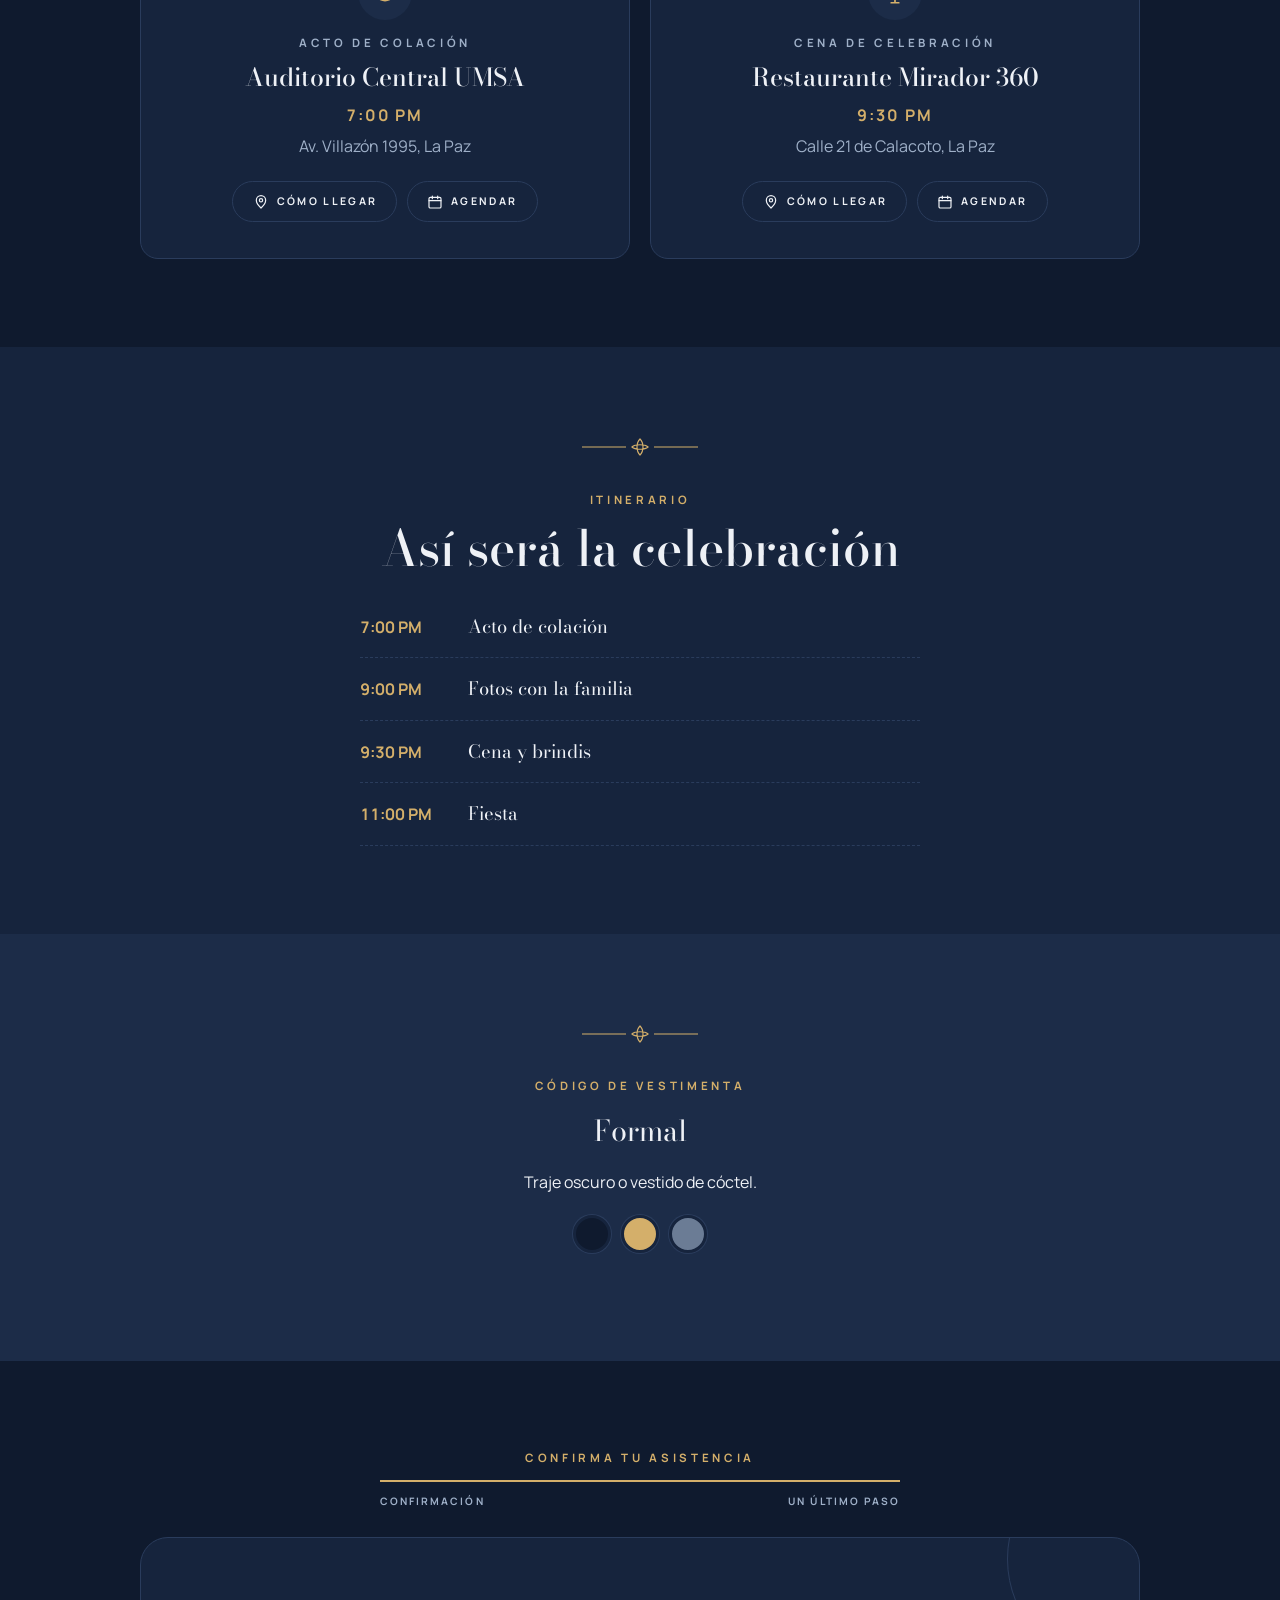
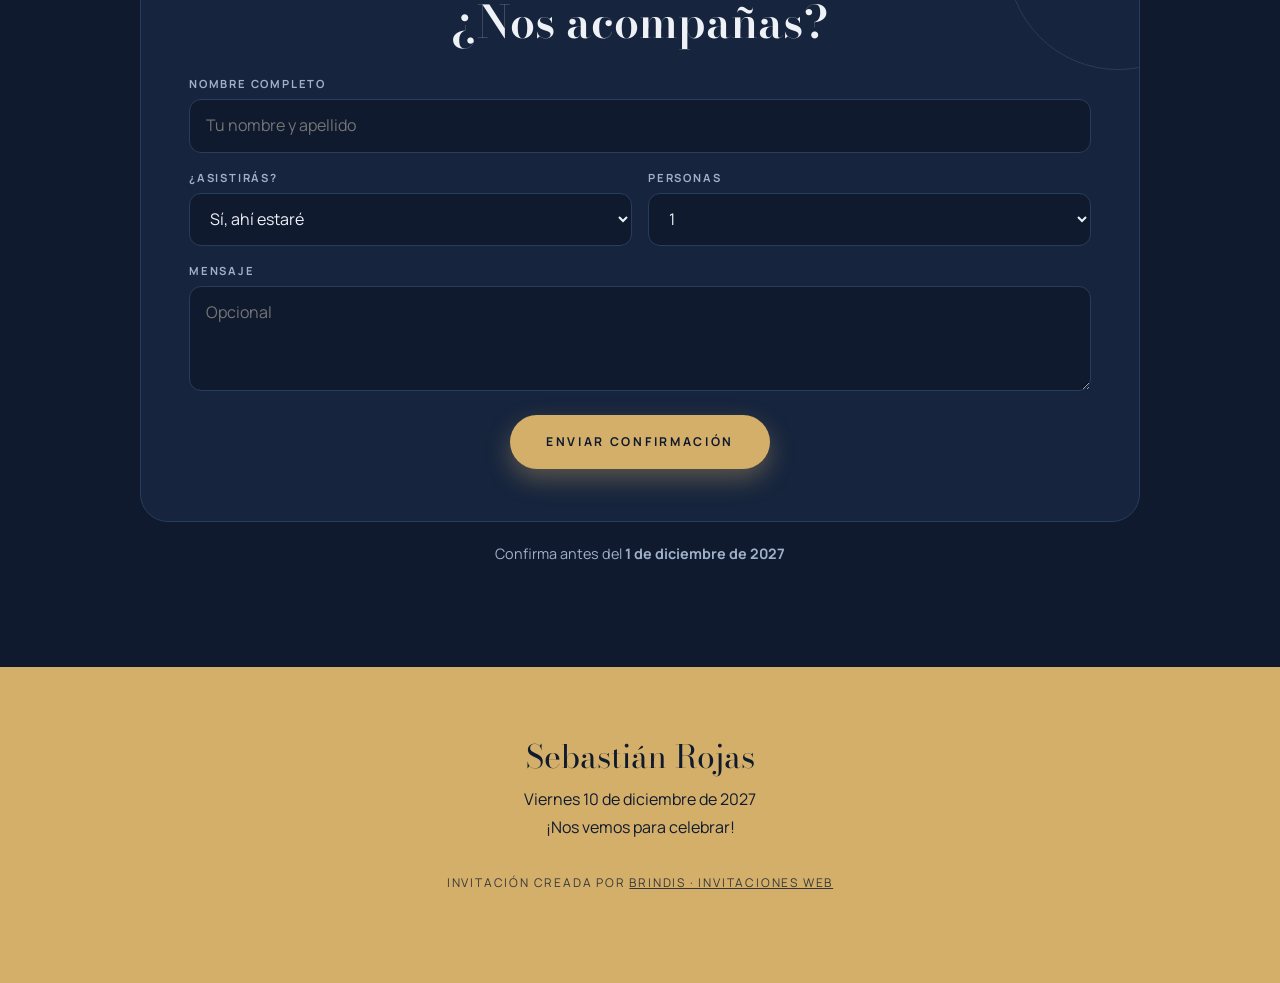
<file: catalogo/demos/graduacion-sebastian/index.html>
<!doctype html>
<html lang="es">
<head>
<meta charset="utf-8">
<meta name="viewport" content="width=device-width, initial-scale=1, viewport-fit=cover">
<title>Graduación · Sebastián Rojas</title>
<meta name="description" content="Invitación de graduación de ejemplo">
<link rel="preconnect" href="https://fonts.googleapis.com">
<link rel="preconnect" href="https://fonts.gstatic.com" crossorigin>
<link rel="stylesheet" href="https://fonts.googleapis.com/css2?family=Bodoni+Moda:ital,wght@0,500;0,700;1,500&family=Manrope:wght@400;500;600;700&display=swap">
<link rel="stylesheet" href="../motor/invitacion.css">
<style>
:root {
  --bg: #0f1a2e;
  --surface: #16243d;
  --ink: #eef1f6;
  --muted: #9fb0c8;
  --accent: #d4af6a;
  --accent-ink: #0f1a2e;
  --soft: #1c2c48;
  --line: #2a3c5c;
  --hero-bg: #0f1a2e;
  --hero-ink: #eef1f6;
  --font-display: 'Bodoni Moda', Georgia, serif;
  --font-script: 'Bodoni Moda', Georgia, serif;
  --font-body: 'Manrope', system-ui, sans-serif;
}
.hero h1 em { font-style: italic; } .quiz-card, .tarjeta, .bienvenida { box-shadow: none; }
</style>
</head>
<body>
<script>
/* ====== DATOS DE LA INVITACIÓN (edita aquí) ====== */
window.INV = {
  "nombres": "Sebastián Rojas",
  "iniciales": "SR",
  "fecha": "2027-12-10T19:00",
  "fechaTexto": "Viernes 10 de diciembre de 2027",
  "tituloCalendario": "Graduación de Sebastián Rojas",
  "hero": {
    "pre": "Promoción 2027 · Ingeniería Civil",
    "tituloHTML": "Sebastián <em class='amp'>Rojas</em>",
    "sub": "¡Lo logré! Y quiero celebrarlo contigo"
  },
  "arte": {
    "tipo": "geometrico",
    "colores": [
      "#d4af6a",
      "#3b5a8c",
      "#ffffff"
    ]
  },
  "agendar": true,
  "sobre": {
    "texto": "Invitación de graduación"
  },
  "mensaje": {
    "etiqueta": "Gracias",
    "texto": "“Cinco años, muchas noches sin dormir y una familia que nunca dejó de creer en mí.”"
  },
  "eventos": [
    {
      "tipo": "Acto de colación",
      "icono": "birrete",
      "lugar": "Auditorio Central UMSA",
      "hora": "7:00 PM",
      "direccion": "Av. Villazón 1995, La Paz",
      "inicio": "2027-12-10T19:00",
      "duracionHoras": 2
    },
    {
      "tipo": "Cena de celebración",
      "icono": "copa",
      "lugar": "Restaurante Mirador 360",
      "hora": "9:30 PM",
      "direccion": "Calle 21 de Calacoto, La Paz",
      "inicio": "2027-12-10T21:30",
      "duracionHoras": 4
    }
  ],
  "itinerario": [
    {
      "hora": "7:00 PM",
      "evento": "Acto de colación"
    },
    {
      "hora": "9:00 PM",
      "evento": "Fotos con la familia"
    },
    {
      "hora": "9:30 PM",
      "evento": "Cena y brindis"
    },
    {
      "hora": "11:00 PM",
      "evento": "Fiesta"
    }
  ],
  "vestimenta": {
    "tipo": "Formal",
    "texto": "Traje oscuro o vestido de cóctel.",
    "colores": [
      "#0f1a2e",
      "#d4af6a",
      "#6b7c95"
    ]
  },
  "confirmar": {
    "limite": "1 de diciembre de 2027",
    "whatsapp": "59165060795",
    "maxPersonas": 3
  },
  "confeti": [
    "#d4af6a",
    "#ffffff",
    "#3b5a8c"
  ],
  "pie": "¡Nos vemos para celebrar!",
  "credito": {
    "marca": "Brindis · Invitaciones web",
    "link": "../../index.html"
  },
  "demo": {
    "texto": "Invitación de ejemplo · datos inventados",
    "volver": "../../index.html#disenos"
  }
};
</script>
<script src="../motor/invitacion.js"></script>
</body>
</html>
</file>
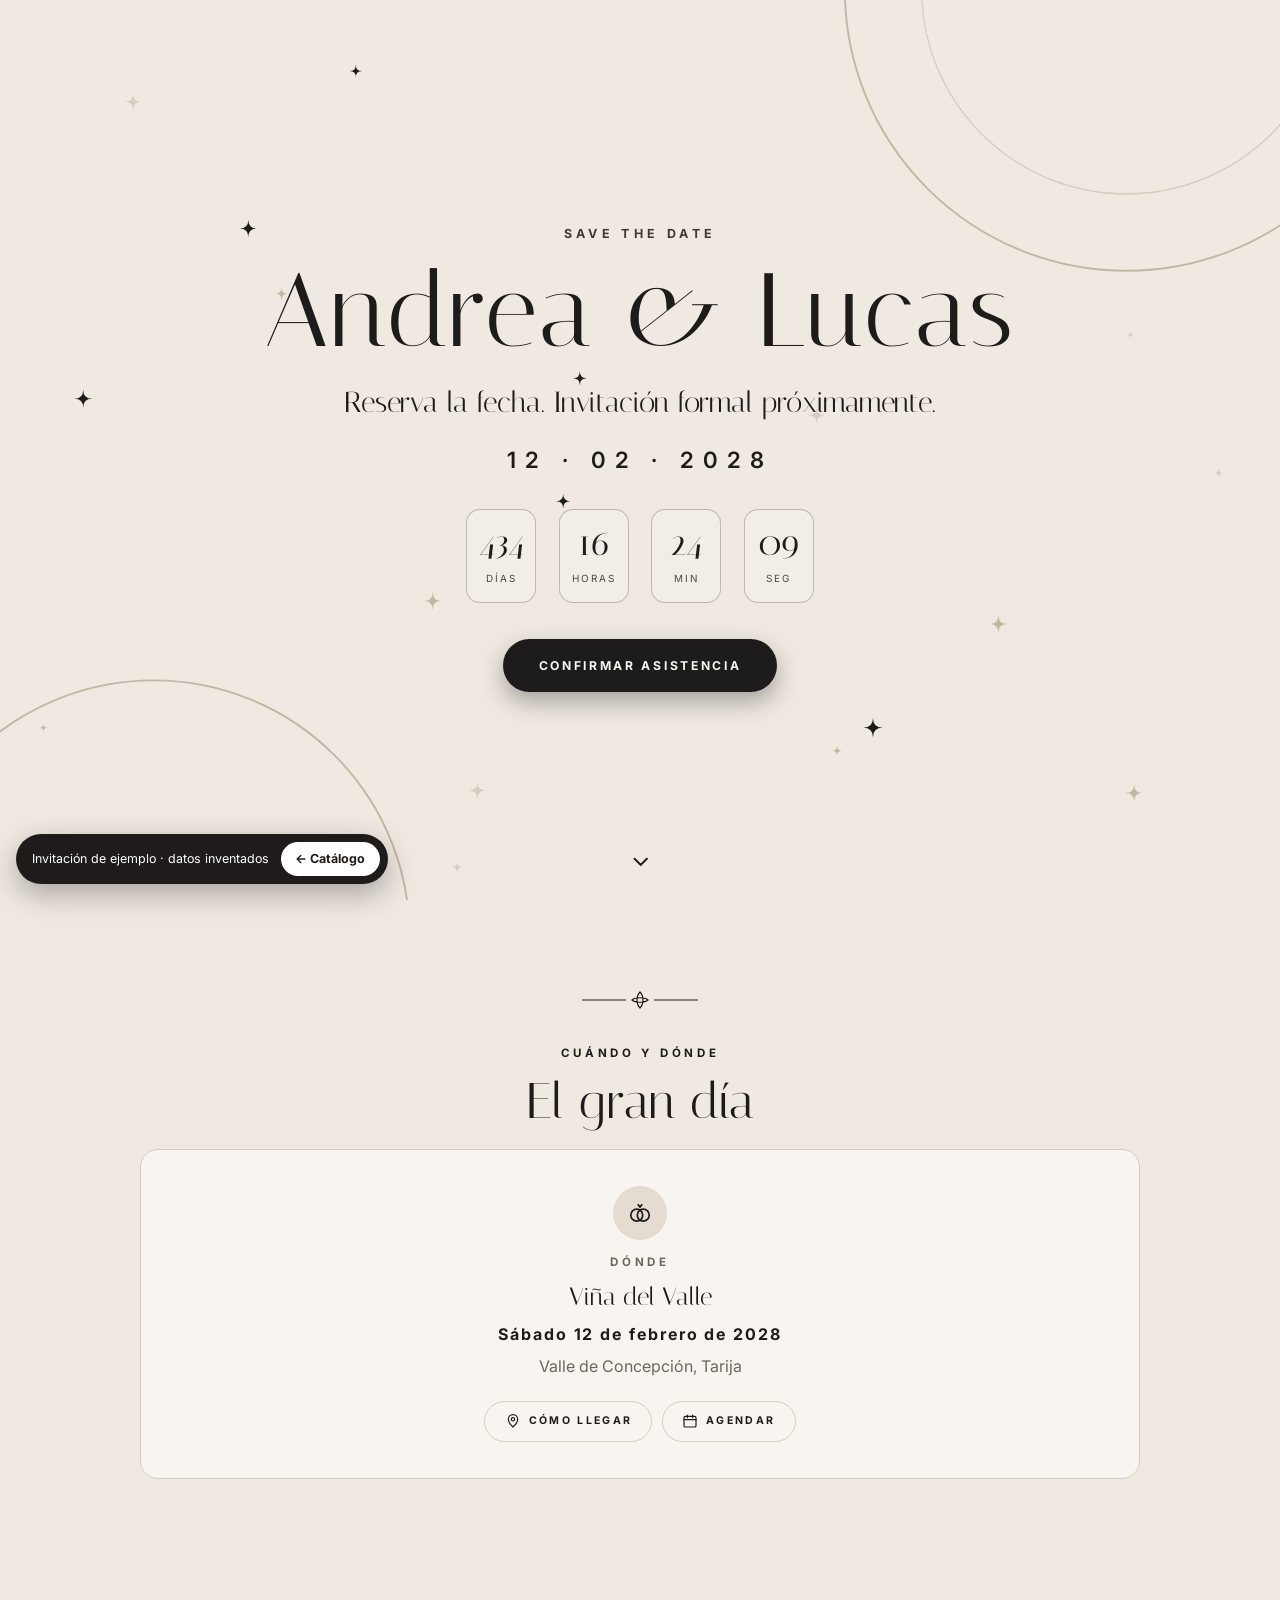
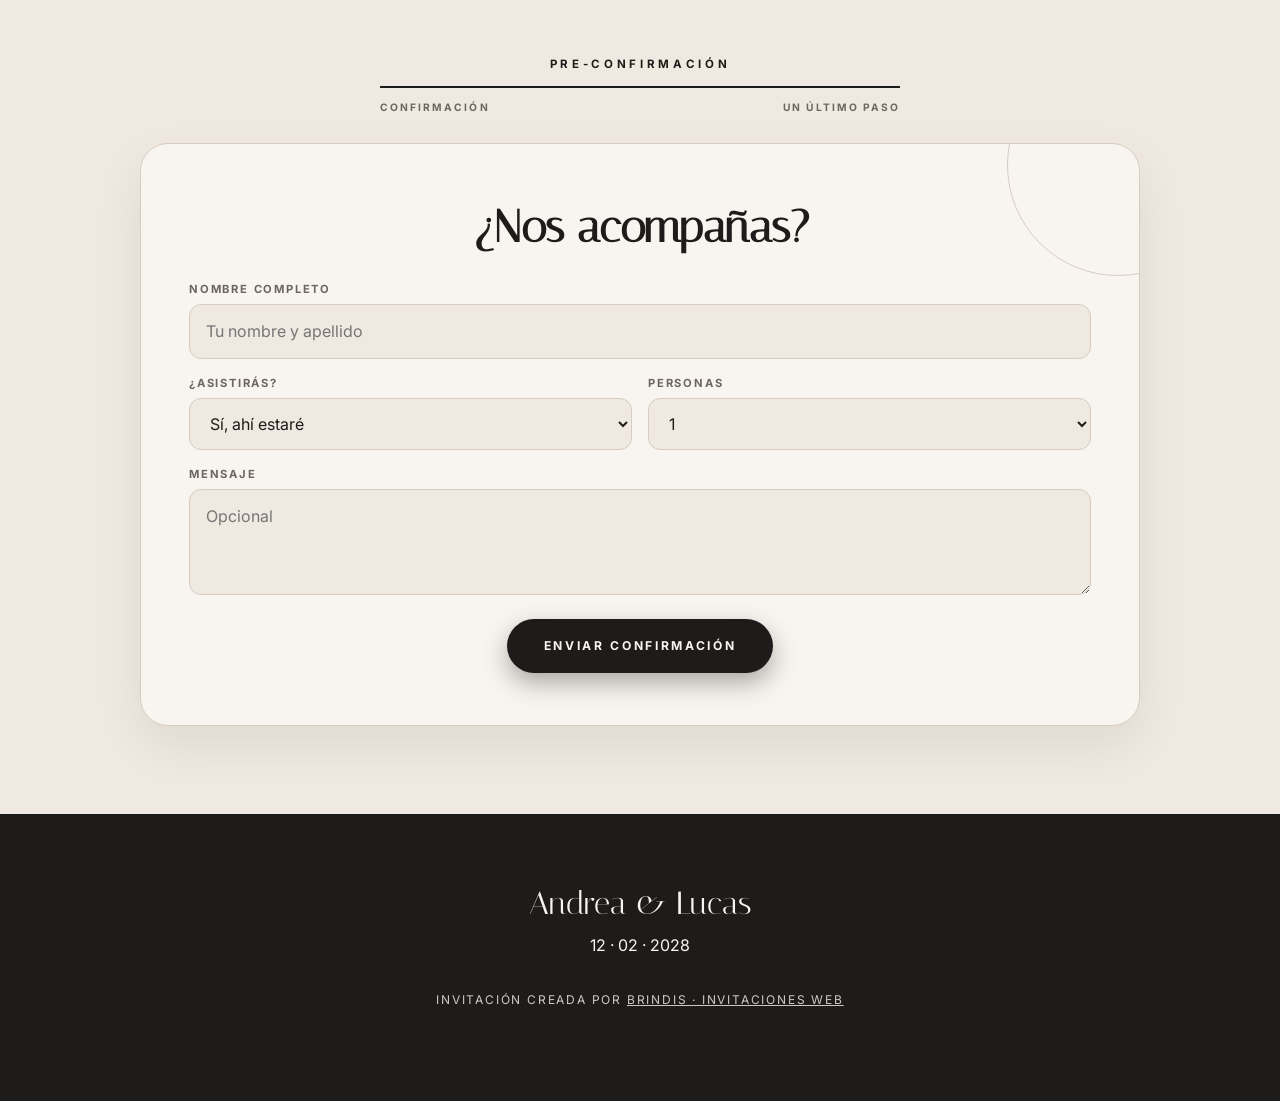
<file: catalogo/demos/save-the-date/index.html>
<!doctype html>
<html lang="es">
<head>
<meta charset="utf-8">
<meta name="viewport" content="width=device-width, initial-scale=1, viewport-fit=cover">
<title>Save the date · Andrea & Lucas</title>
<meta name="description" content="Save the date de ejemplo">
<link rel="preconnect" href="https://fonts.googleapis.com">
<link rel="preconnect" href="https://fonts.gstatic.com" crossorigin>
<link rel="stylesheet" href="https://fonts.googleapis.com/css2?family=Italiana&family=Inter:wght@400;500;600;700&display=swap">
<link rel="stylesheet" href="../motor/invitacion.css">
<style>
:root {
  --bg: #efe9e1;
  --surface: #f8f5f0;
  --ink: #1e1c1a;
  --muted: #6d665e;
  --accent: #1e1c1a;
  --accent-ink: #f8f5f0;
  --soft: #e4dcd1;
  --line: #d6ccbf;
  --hero-bg: #efe9e1;
  --hero-ink: #1e1c1a;
  --font-display: 'Italiana', Georgia, serif;
  --font-script: 'Italiana', Georgia, serif;
  --font-body: 'Inter', system-ui, sans-serif;
}
.hero h1 { letter-spacing: .02em; } .hero .fecha { font-size: 1.4rem; letter-spacing: .4em; }
</style>
</head>
<body>
<script>
/* ====== DATOS DE LA INVITACIÓN (edita aquí) ====== */
window.INV = {
  "nombres": "Andrea & Lucas",
  "iniciales": "A&L",
  "fecha": "2028-02-12T17:00",
  "fechaTexto": "12 · 02 · 2028",
  "tituloCalendario": "Boda de Andrea & Lucas (save the date)",
  "hero": {
    "pre": "Save the date",
    "tituloHTML": "Andrea <span class='amp'>&amp;</span> Lucas",
    "sub": "Reserva la fecha. Invitación formal próximamente."
  },
  "arte": {
    "tipo": "geometrico",
    "colores": [
      "#c4b6a4",
      "#d6ccbf",
      "#1e1c1a"
    ]
  },
  "sobre": false,
  "agendar": true,
  "eventos": [
    {
      "tipo": "Dónde",
      "icono": "anillos",
      "lugar": "Viña del Valle",
      "hora": "Sábado 12 de febrero de 2028",
      "direccion": "Valle de Concepción, Tarija",
      "inicio": "2028-02-12T17:00",
      "duracionHoras": 8
    }
  ],
  "confirmar": {
    "etiqueta": "Pre-confirmación",
    "whatsapp": "59165060795",
    "maxPersonas": 2,
    "textoGracias": "¡Gracias! Pronto recibirás la invitación formal."
  },
  "confeti": [
    "#1e1c1a",
    "#c4b6a4",
    "#ffffff"
  ],
  "credito": {
    "marca": "Brindis · Invitaciones web",
    "link": "../../index.html"
  },
  "demo": {
    "texto": "Invitación de ejemplo · datos inventados",
    "volver": "../../index.html#disenos"
  }
};
</script>
<script src="../motor/invitacion.js"></script>
</body>
</html>
</file>
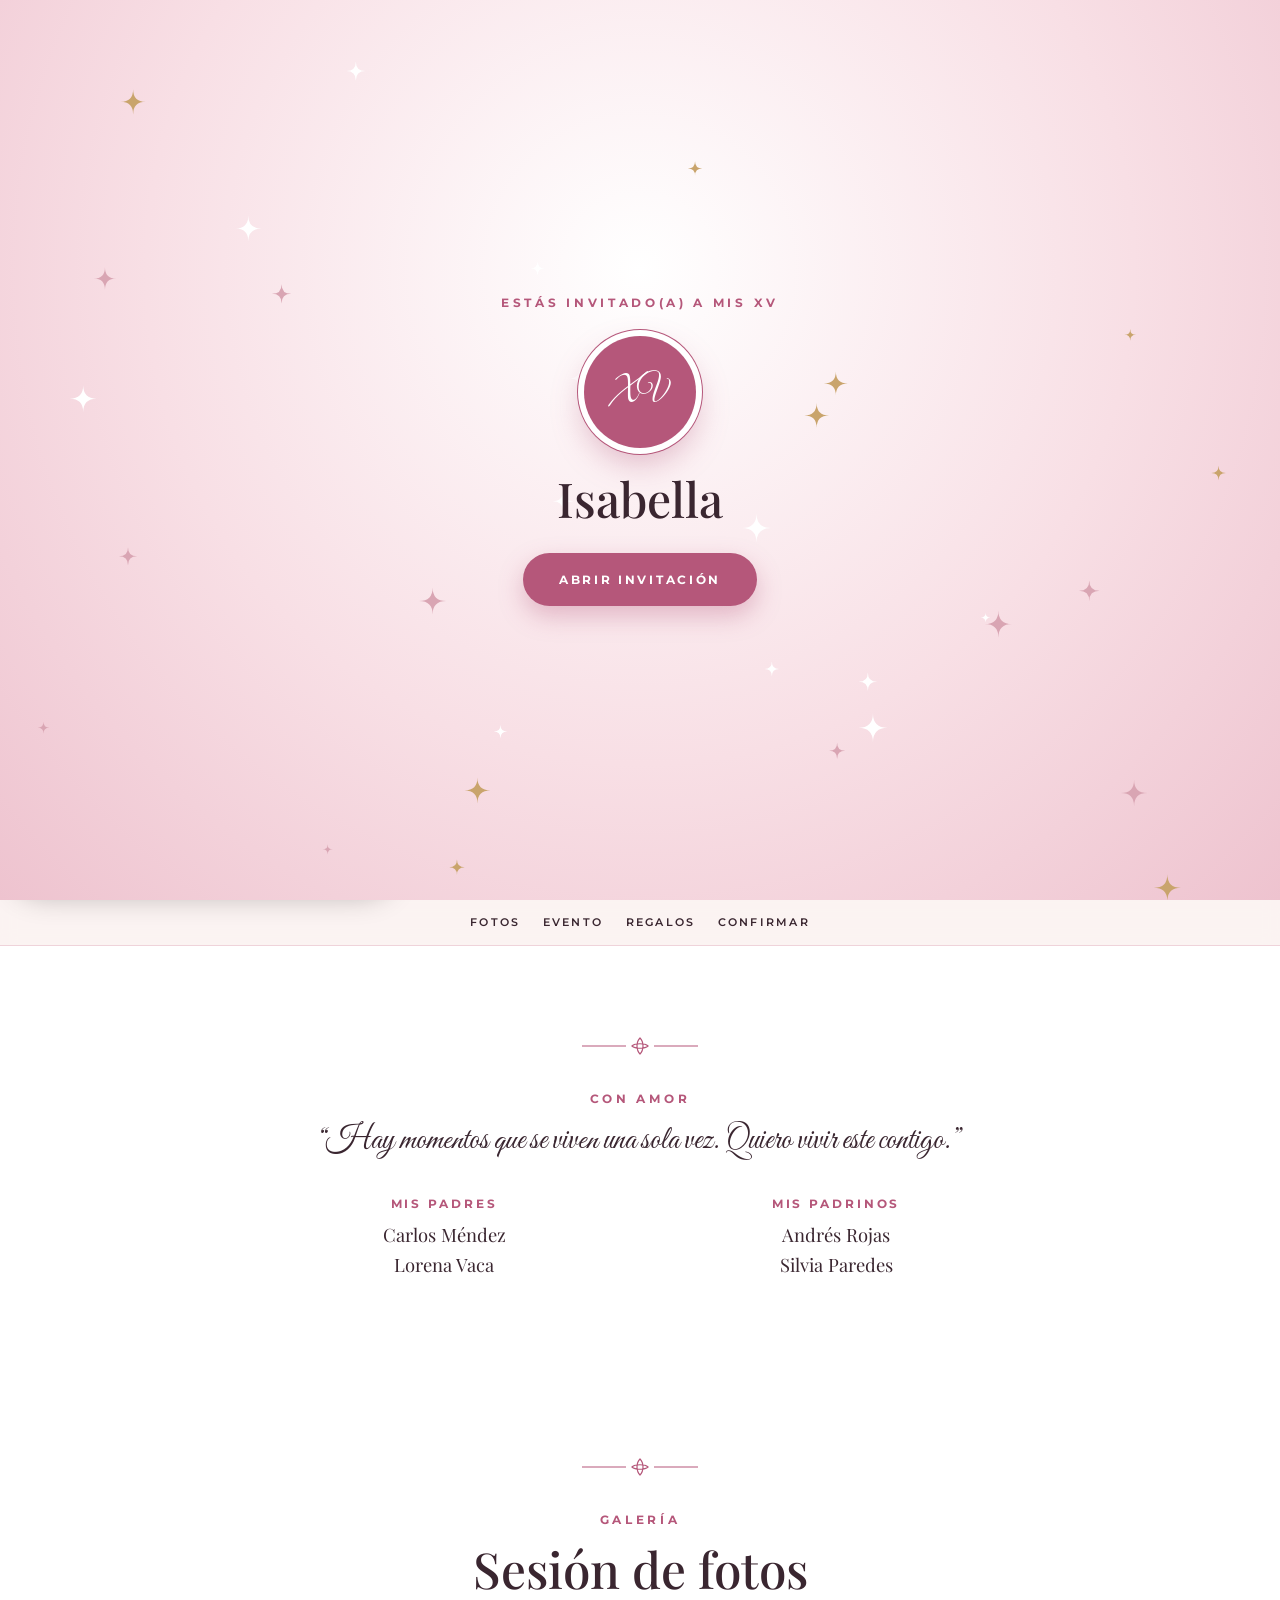
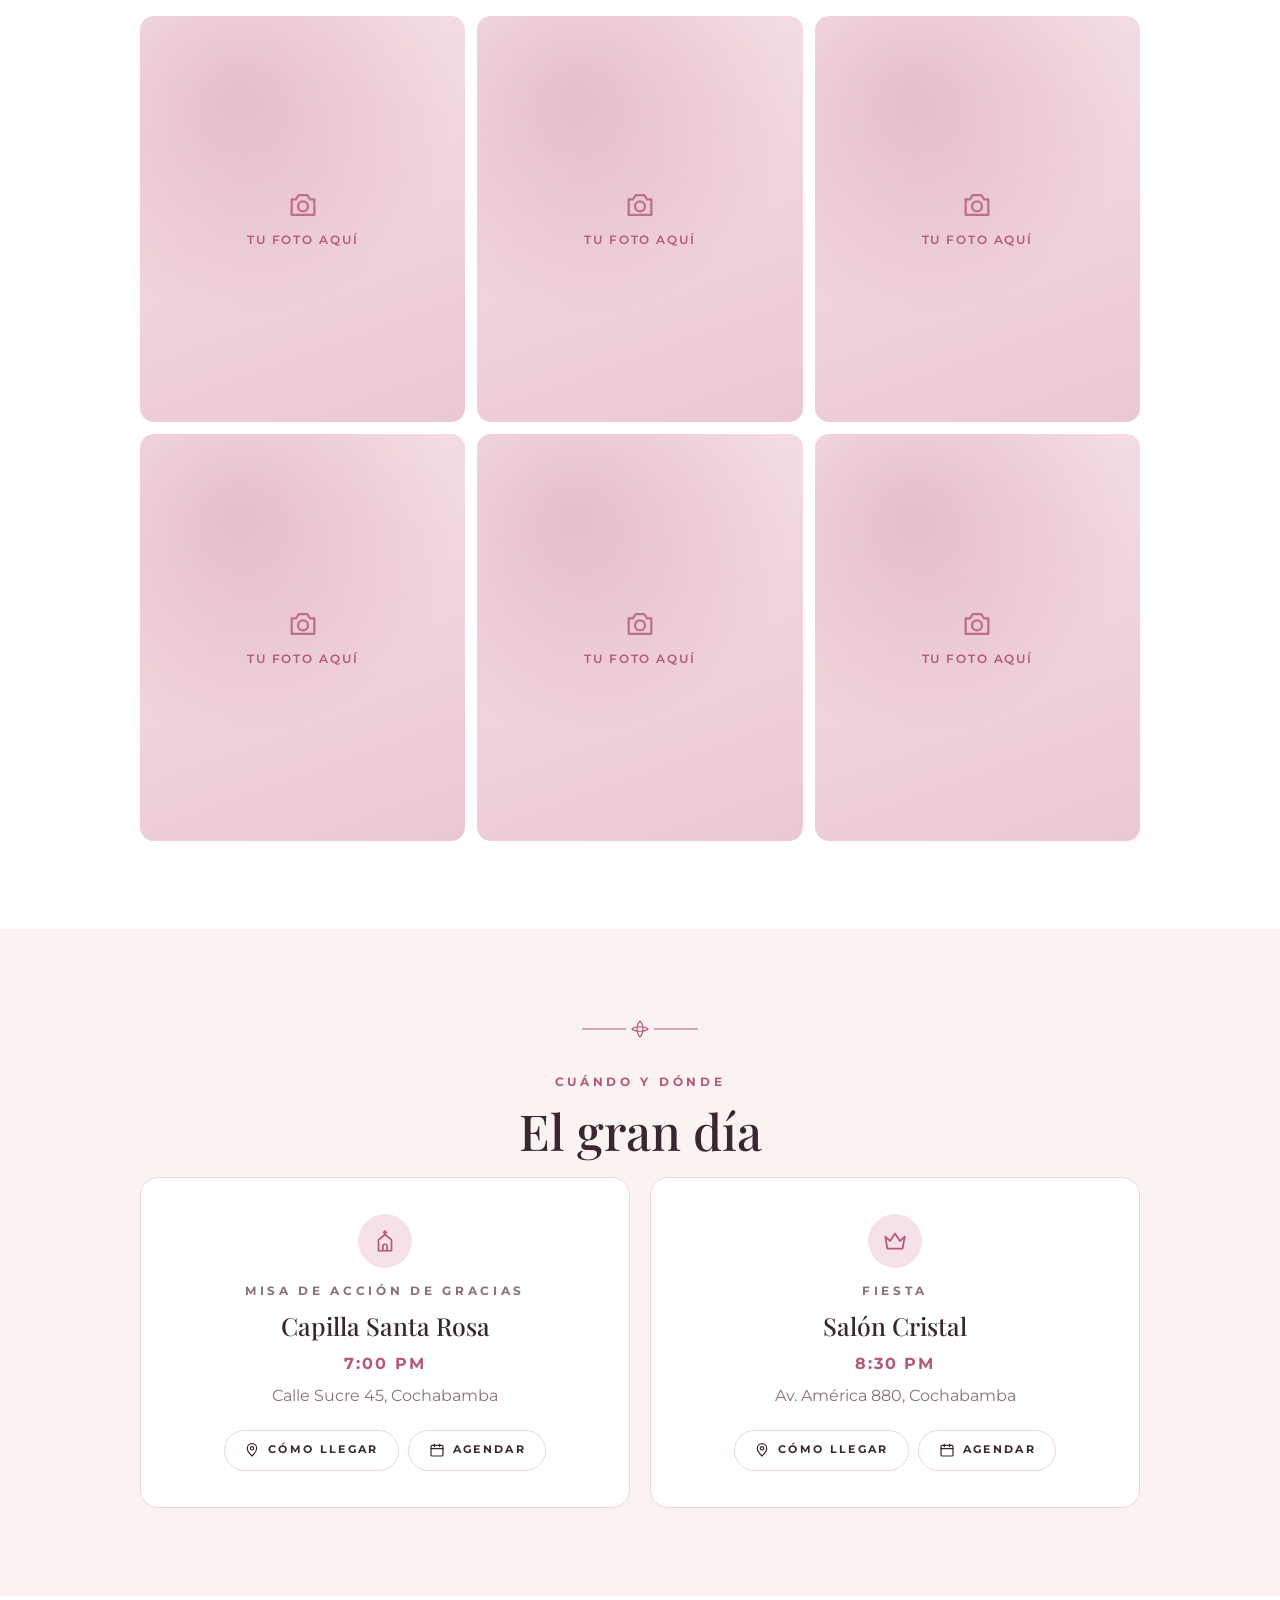
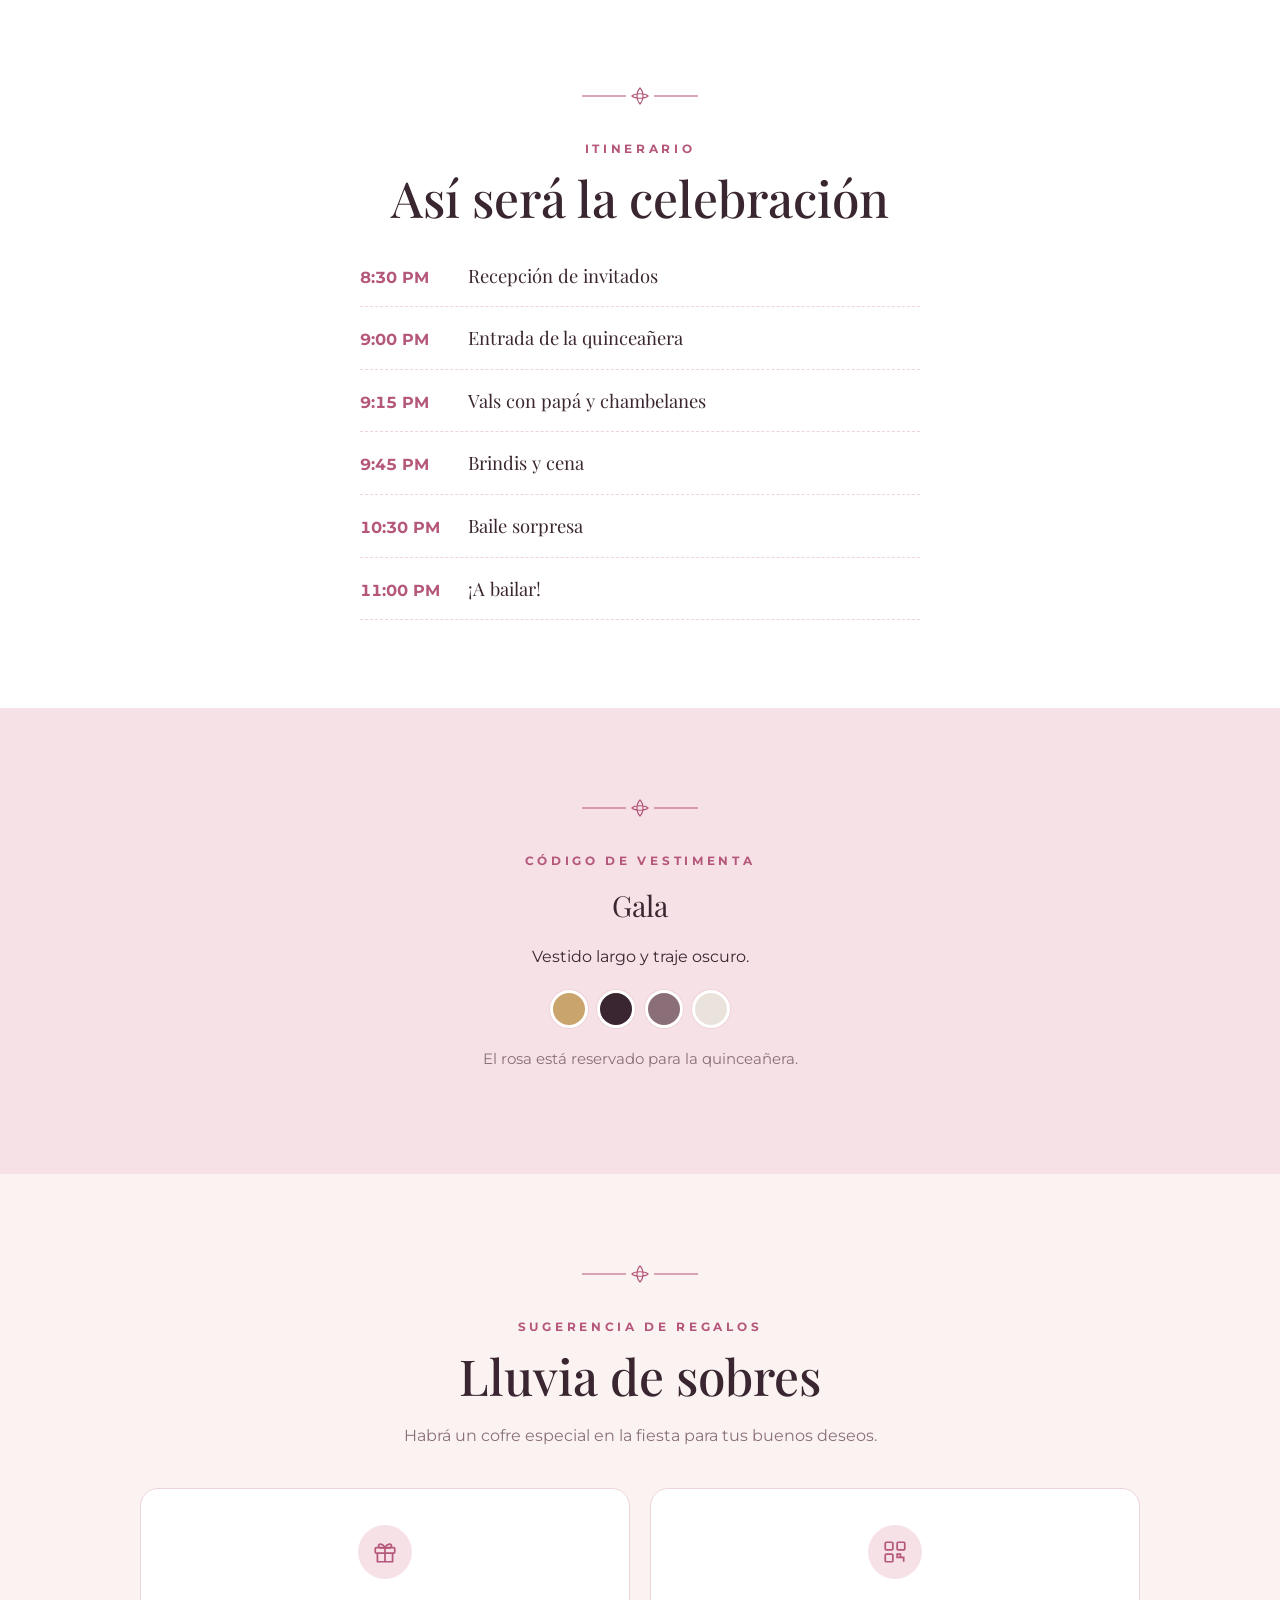
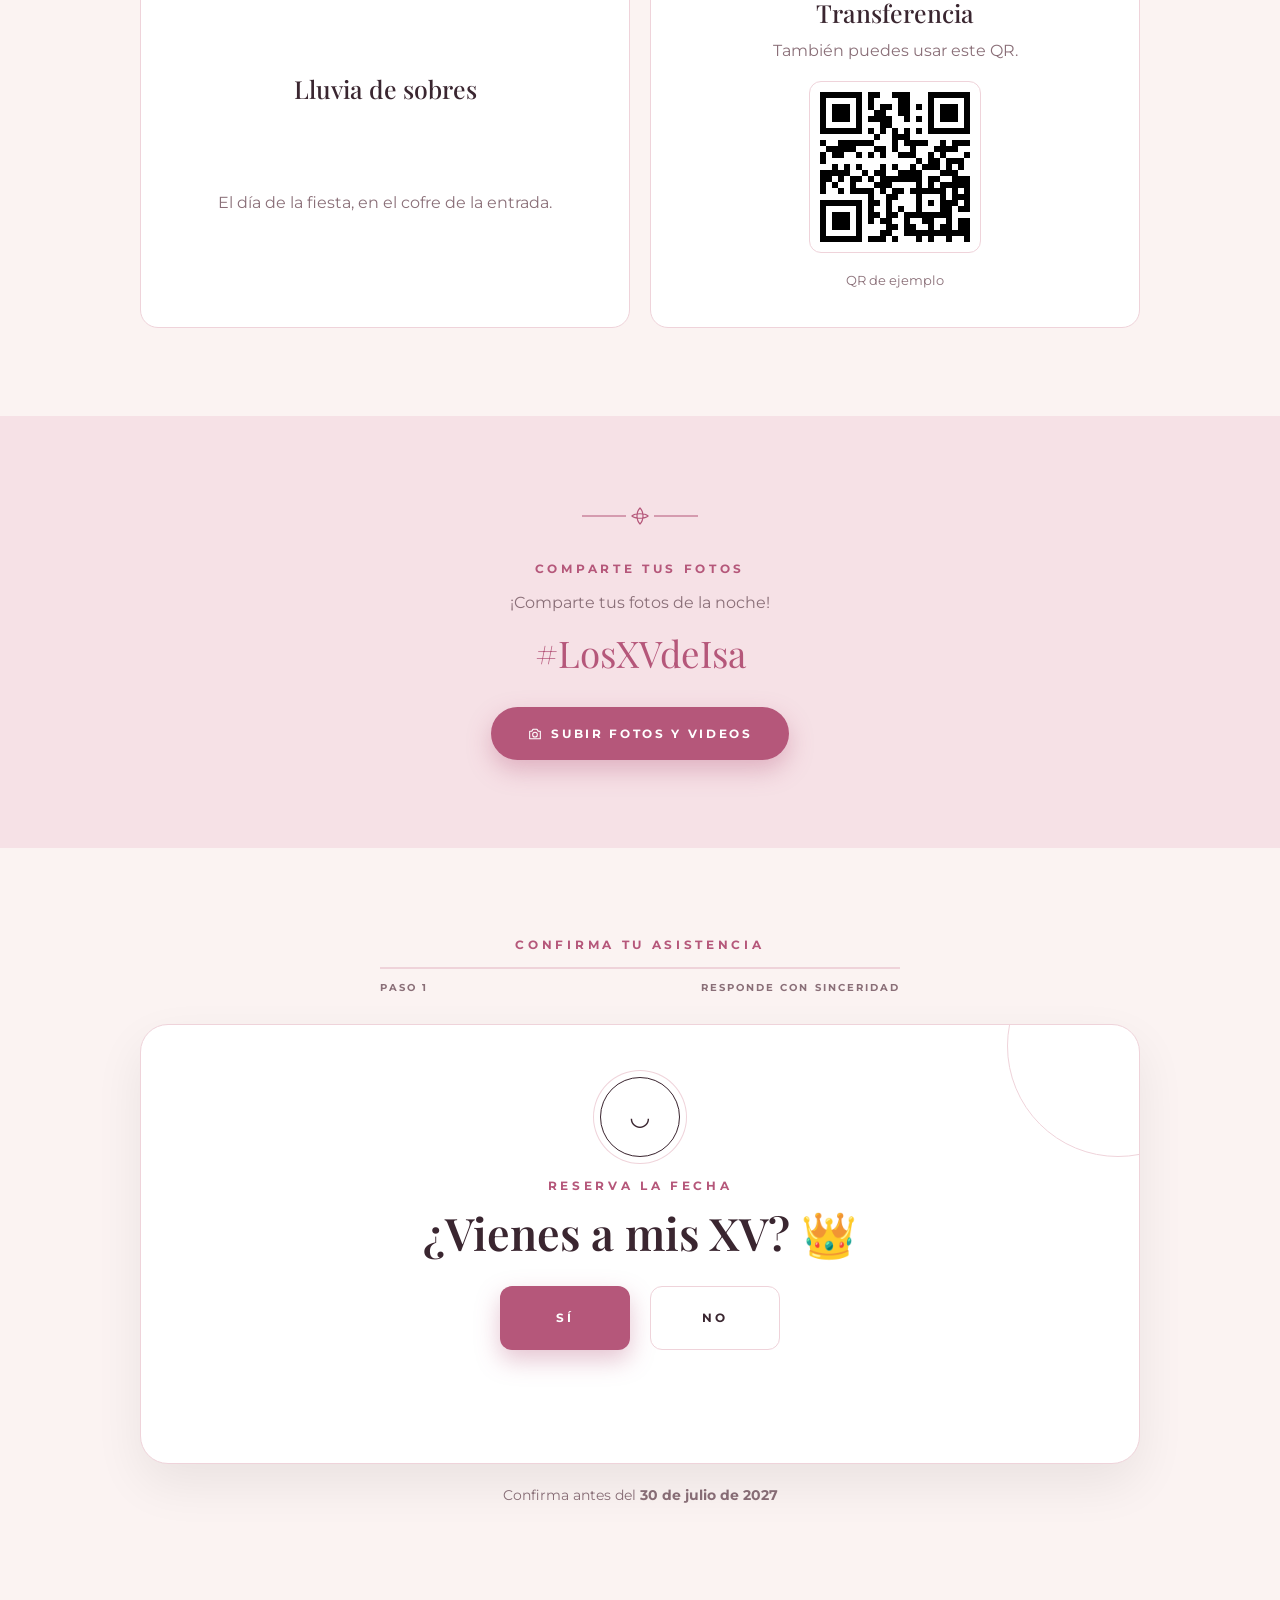
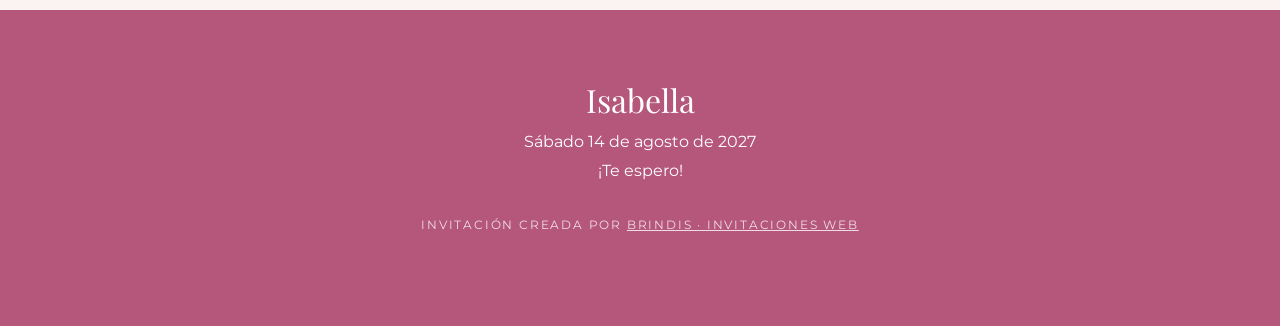
<file: catalogo/demos/xv-isabella/index.html>
<!doctype html>
<html lang="es">
<head>
<meta charset="utf-8">
<meta name="viewport" content="width=device-width, initial-scale=1, viewport-fit=cover">
<title>Mis XV · Isabella</title>
<meta name="description" content="Invitación de XV años de ejemplo">
<link rel="preconnect" href="https://fonts.googleapis.com">
<link rel="preconnect" href="https://fonts.gstatic.com" crossorigin>
<link rel="stylesheet" href="https://fonts.googleapis.com/css2?family=Playfair+Display:ital,wght@0,500;0,700;1,500&family=Great+Vibes&family=Montserrat:wght@400;500;600;700&display=swap">
<link rel="stylesheet" href="../motor/invitacion.css">
<style>
:root {
  --bg: #fbf3f2;
  --surface: #ffffff;
  --ink: #3a2630;
  --muted: #8a6f78;
  --accent: #b5577a;
  --accent-ink: #ffffff;
  --soft: #f6e1e6;
  --line: #efd3da;
  --hero-bg: radial-gradient(circle at 50% 30%, #fff 0%, #f8dfe5 55%, #eec3cf 100%);
  --hero-ink: #3a2630;
  --font-display: 'Playfair Display', Georgia, serif;
  --font-script: 'Great Vibes', cursive;
  --font-body: 'Montserrat', system-ui, sans-serif;
}

</style>
</head>
<body>
<script>
/* ====== DATOS DE LA INVITACIÓN (edita aquí) ====== */
window.INV = {
  "nombres": "Isabella",
  "iniciales": "XV",
  "fecha": "2027-08-14T20:00",
  "fechaTexto": "Sábado 14 de agosto de 2027",
  "tituloCalendario": "Mis XV · Isabella",
  "hero": {
    "pre": "Mis XV años",
    "tituloHTML": "Isabella",
    "sub": "Un sueño hecho realidad",
    "boton": "¿Vienes a mi fiesta?"
  },
  "arte": {
    "tipo": "estrellas",
    "colores": [
      "#d9a5b3",
      "#c9a46c",
      "#ffffff"
    ]
  },
  "menu": true,
  "agendar": true,
  "pase": true,
  "musica": {
    "youtube": "JvNQLJ1_HQ0",
    "inicio": 0
  },
  "sobre": {
    "texto": "Estás invitado(a) a mis XV"
  },
  "textoBienvenida": "Me encantaría que me acompañes en una de las noches más especiales de mi vida.",
  "mensaje": {
    "etiqueta": "Con amor",
    "texto": "“Hay momentos que se viven una sola vez. Quiero vivir este contigo.”",
    "personas": [
      {
        "rol": "Mis padres",
        "nombres": [
          "Carlos Méndez",
          "Lorena Vaca"
        ]
      },
      {
        "rol": "Mis padrinos",
        "nombres": [
          "Andrés Rojas",
          "Silvia Paredes"
        ]
      }
    ]
  },
  "galeria": {
    "titulo": "Sesión de fotos",
    "vacias": 6
  },
  "eventos": [
    {
      "tipo": "Misa de acción de gracias",
      "icono": "iglesia",
      "lugar": "Capilla Santa Rosa",
      "hora": "7:00 PM",
      "direccion": "Calle Sucre 45, Cochabamba",
      "inicio": "2027-08-14T19:00",
      "duracionHoras": 1
    },
    {
      "tipo": "Fiesta",
      "icono": "corona",
      "lugar": "Salón Cristal",
      "hora": "8:30 PM",
      "direccion": "Av. América 880, Cochabamba",
      "inicio": "2027-08-14T20:30",
      "duracionHoras": 6
    }
  ],
  "itinerario": [
    {
      "hora": "8:30 PM",
      "evento": "Recepción de invitados"
    },
    {
      "hora": "9:00 PM",
      "evento": "Entrada de la quinceañera"
    },
    {
      "hora": "9:15 PM",
      "evento": "Vals con papá y chambelanes"
    },
    {
      "hora": "9:45 PM",
      "evento": "Brindis y cena"
    },
    {
      "hora": "10:30 PM",
      "evento": "Baile sorpresa"
    },
    {
      "hora": "11:00 PM",
      "evento": "¡A bailar!"
    }
  ],
  "vestimenta": {
    "tipo": "Gala",
    "texto": "Vestido largo y traje oscuro.",
    "colores": [
      "#c9a46c",
      "#3a2630",
      "#8a6f78",
      "#e9e3dc"
    ],
    "nota": "El rosa está reservado para la quinceañera."
  },
  "regalos": {
    "titulo": "Lluvia de sobres",
    "texto": "Habrá un cofre especial en la fiesta para tus buenos deseos.",
    "opciones": [
      {
        "icono": "regalo",
        "nombre": "Lluvia de sobres",
        "detalle": "El día de la fiesta, en el cofre de la entrada."
      },
      {
        "icono": "qr",
        "nombre": "Transferencia",
        "detalle": "También puedes usar este QR.",
        "qrTexto": "Ejemplo de QR para regalo"
      }
    ]
  },
  "compartirFotos": {
    "texto": "¡Comparte tus fotos de la noche!",
    "hashtag": "#LosXVdeIsa",
    "link": "#"
  },
  "confirmar": {
    "limite": "30 de julio de 2027",
    "whatsapp": "59165060795",
    "cuestionario": {
      "pregunta": "¿Vienes a mis XV? 👑",
      "preguntas": [
        {
          "q": "¿Vas a bailar toda la noche? 💃",
          "opciones": [
            "Hasta que cierren",
            "Solo el vals",
            "Si ponen reggaetón, sí",
            "Yo vengo a comer",
            "Depende de quién me saque"
          ]
        },
        {
          "q": "¿Qué vas a llevar puesto? 👗",
          "opciones": [
            "Algo rosado",
            "Dorado brillante",
            "Negro elegante",
            "Lo primero que encuentre",
            "Lo que Isa me diga"
          ],
          "trampa": {
            "opcion": 0,
            "titulo": "❌ Rosado",
            "texto": "¡El rosa es SOLO para la quinceañera! Inténtalo de nuevo."
          },
          "comentarios": [
            null,
            "¡Vas a brillar! ✨",
            "Clásico y elegante. 🖤",
            "Valiente… pero aprobado. 😅",
            "Respuesta correcta. 👑"
          ]
        }
      ]
    }
  },
  "confeti": [
    "#b5577a",
    "#c9a46c",
    "#ffffff"
  ],
  "pie": "¡Te espero!",
  "credito": {
    "marca": "Brindis · Invitaciones web",
    "link": "../../index.html"
  },
  "demo": {
    "texto": "Invitación de ejemplo · datos inventados",
    "volver": "../../index.html#disenos"
  }
};
</script>
<script src="../motor/invitacion.js"></script>
</body>
</html>
</file>
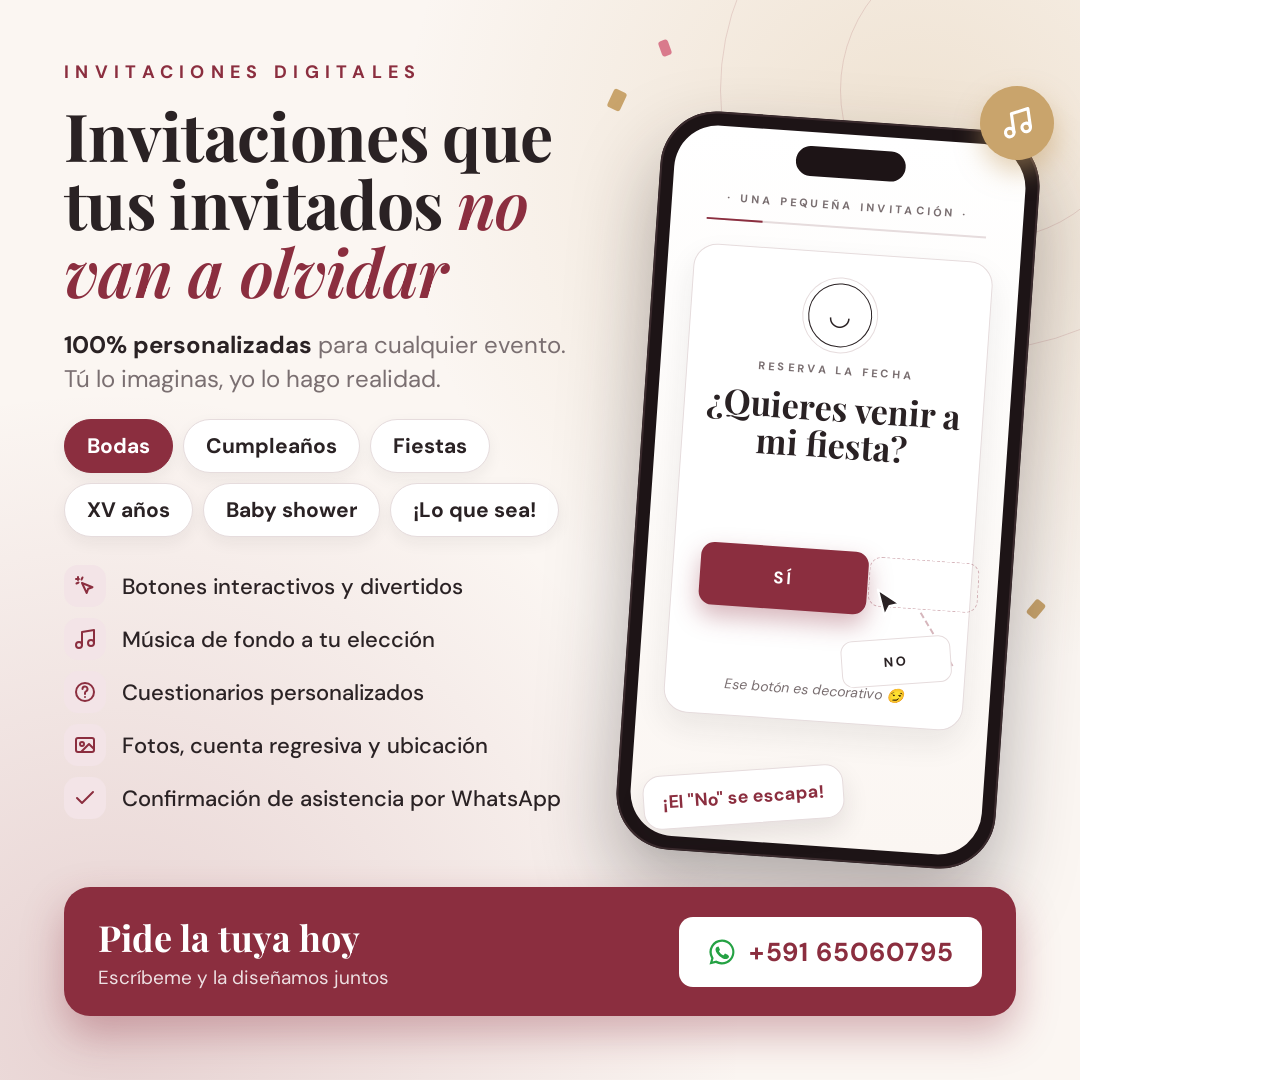
<file: promo/marketplace.html>
<!doctype html>
<html lang="es">
<head>
<meta charset="utf-8">
<link href="https://fonts.googleapis.com/css2?family=Playfair+Display:ital,wght@0,600;0,700;1,500;1,600&family=DM+Sans:wght@400;500;700&display=swap" rel="stylesheet">
<style>
  :root {
    --vino: #8b2e3f; --vino-dark: #5e1a28; --rosa: #f3e4e7; --crema: #fbf6f2;
    --oro: #c9a46c; --ink: #2a2224; --muted: #7a6f71; --line: #e6dcdd;
  }
  * { box-sizing: border-box; margin: 0; }
  body { width: 1080px; height: 1080px; overflow: hidden; font-family: "DM Sans", sans-serif; color: var(--ink); }
  .canvas {
    position: relative; width: 1080px; height: 1080px; overflow: hidden;
    background:
      radial-gradient(circle at 85% 15%, rgba(201,164,108,.25), transparent 40%),
      radial-gradient(circle at 10% 95%, rgba(139,46,63,.18), transparent 45%),
      var(--crema);
    padding: 60px 64px;
  }
  .ring { position: absolute; border: 1.5px solid rgba(139,46,63,.15); border-radius: 50%; }
  .confetti { position: absolute; border-radius: 3px; }

  .eyebrow { font-size: 18px; letter-spacing: .35em; text-transform: uppercase; font-weight: 700; color: var(--vino); }
  h1 {
    font-family: "Playfair Display", serif; font-weight: 700; font-size: 66px; line-height: 1.03;
    margin-top: 18px; width: 560px; letter-spacing: -.01em;
  }
  h1 em { font-style: italic; font-weight: 600; color: var(--vino); }
  .sub { margin-top: 22px; font-size: 24px; line-height: 1.4; color: var(--muted); width: 520px; }
  .sub strong { color: var(--ink); }

  .chips { display: flex; flex-wrap: wrap; gap: 10px; margin-top: 24px; width: 560px; }
  .chip {
    padding: 12px 22px; border-radius: 999px; font-size: 21px; font-weight: 700;
    background: #fff; border: 1.5px solid var(--line); box-shadow: 0 6px 16px rgba(42,34,36,.06);
  }
  .chip.dark { background: var(--vino); color: #fff; border-color: var(--vino); }

  .features { margin-top: 28px; display: grid; gap: 11px; width: 540px; }
  .feat { display: flex; align-items: center; gap: 16px; font-size: 22px; font-weight: 500; }
  .feat .ic {
    flex: none; width: 42px; height: 42px; border-radius: 14px; display: grid; place-items: center;
    background: var(--rosa); color: var(--vino);
  }
  .feat svg { width: 24px; height: 24px; }

  .cta {
    position: absolute; left: 64px; bottom: 64px; right: 64px;
    display: flex; align-items: center; justify-content: space-between;
    background: var(--vino); color: #fff; border-radius: 26px; padding: 26px 34px;
    box-shadow: 0 18px 40px rgba(139,46,63,.35);
  }
  .cta .big { font-family: "Playfair Display", serif; font-size: 36px; font-weight: 700; }
  .cta .small { font-size: 19px; opacity: .85; margin-top: 4px; }
  .cta .btn.wa { display: flex; align-items: center; gap: 12px; letter-spacing: .04em; font-size: 26px; text-transform: none; }
  .cta .btn.wa svg { width: 30px; height: 30px; color: #25a244; }
  .cta .btn {
    background: #fff; color: var(--vino); font-weight: 700; font-size: 20px; letter-spacing: .12em;
    text-transform: uppercase; padding: 18px 28px; border-radius: 14px;
  }

  /* Teléfono */
  .phone {
    position: absolute; right: 62px; top: 120px; width: 380px; height: 740px;
    background: #1d1416; border-radius: 56px; padding: 14px;
    box-shadow: 0 40px 80px rgba(42,34,36,.35), inset 0 0 0 2px #3a2a2d;
    transform: rotate(4deg);
  }
  .screen {
    position: relative; width: 100%; height: 100%; border-radius: 44px; overflow: hidden;
    background: linear-gradient(180deg, #fff 0%, var(--crema) 100%);
    padding: 64px 26px 26px; text-align: center;
  }
  .notch { position: absolute; top: 14px; left: 50%; transform: translateX(-50%); width: 110px; height: 30px; background: #1d1416; border-radius: 20px; }
  .s-eyebrow { font-size: 11px; letter-spacing: .3em; text-transform: uppercase; font-weight: 700; color: var(--muted); }
  .s-bar { height: 2px; background: var(--line); margin: 14px 10px 0; position: relative; }
  .s-bar::after { content: ""; position: absolute; left: 0; top: 0; bottom: 0; width: 20%; background: var(--vino); }
  .s-card {
    margin-top: 24px; background: #fff; border: 1px solid var(--line); border-radius: 24px;
    padding: 30px 18px 26px; position: relative; height: 470px;
    box-shadow: 0 14px 30px rgba(42,34,36,.08);
  }
  .s-icon {
    width: 64px; height: 64px; margin: 0 auto 16px; border-radius: 50%; border: 1.5px solid var(--ink);
    box-shadow: 0 0 0 5px #fff, 0 0 0 6px var(--line); display: grid; place-items: center; font-size: 26px;
  }
  .s-label { font-size: 11px; letter-spacing: .3em; font-weight: 700; color: var(--muted); text-transform: uppercase; }
  .s-q { font-family: "Playfair Display", serif; font-weight: 700; font-size: 34px; line-height: 1.1; margin-top: 12px; }
  .s-yes {
    position: absolute; left: 36px; top: 300px; width: 150px; padding: 18px 0; border-radius: 12px;
    background: var(--vino); color: #fff; font-weight: 700; letter-spacing: .2em; font-size: 15px;
    box-shadow: 0 10px 22px rgba(139,46,63,.35); transform: scale(1.12);
  }
  .s-no {
    position: absolute; right: 14px; top: 380px; width: 110px; padding: 14px 0; border-radius: 12px;
    background: #fff; border: 1px solid var(--line); font-weight: 700; letter-spacing: .2em; font-size: 13px;
    transform: rotate(-8deg);
  }
  .ghost { position: absolute; border: 1.5px dashed rgba(139,46,63,.35); border-radius: 12px; }
  .trail { position: absolute; height: 0; border-top: 2px dashed rgba(139,46,63,.35); transform-origin: left center; }
  .cursor { position: absolute; width: 34px; height: 34px; }
  .s-hint { position: absolute; left: 0; right: 0; bottom: 22px; font-size: 14px; font-style: italic; color: var(--muted); }

  .note {
    position: absolute; right: 26px; top: 86px; width: 74px; height: 74px; border-radius: 50%;
    background: var(--oro); color: #fff; display: grid; place-items: center;
    box-shadow: 0 12px 26px rgba(201,164,108,.5); transform: rotate(-8deg);
  }
  .note svg { width: 34px; height: 34px; }
  .bubble {
    position: absolute; right: 236px; top: 770px; background: #fff; border: 1.5px solid var(--line);
    border-radius: 18px; padding: 14px 18px; font-size: 18px; font-weight: 700; color: var(--vino);
    box-shadow: 0 12px 26px rgba(42,34,36,.1); transform: rotate(-4deg);
  }
</style>
</head>
<body>
<div class="canvas">
  <div class="ring" style="width:520px;height:520px;right:-160px;top:-170px"></div>
  <div class="ring" style="width:300px;height:300px;right:-60px;top:-60px"></div>

  <div class="confetti" style="width:14px;height:20px;background:var(--oro);left:610px;top:90px;transform:rotate(25deg)"></div>
  <div class="confetti" style="width:10px;height:16px;background:#d97a8c;left:660px;top:40px;transform:rotate(-20deg)"></div>
  <div class="confetti" style="width:12px;height:18px;background:var(--oro);left:1030px;top:600px;transform:rotate(40deg)"></div>
  <div class="confetti" style="width:10px;height:10px;border-radius:50%;background:#d97a8c;left:1000px;top:540px"></div>

  <p class="eyebrow">Invitaciones digitales</p>
  <h1>Invitaciones que tus invitados <em>no van a olvidar</em></h1>
  <p class="sub"><strong>100% personalizadas</strong> para cualquier evento. Tú lo imaginas, yo lo hago realidad.</p>

  <div class="chips">
    <span class="chip dark">Bodas</span>
    <span class="chip">Cumpleaños</span>
    <span class="chip">Fiestas</span>
    <span class="chip">XV años</span>
    <span class="chip">Baby shower</span>
    <span class="chip">¡Lo que sea!</span>
  </div>

  <div class="features">
    <div class="feat"><span class="ic"><svg viewBox="0 0 24 24" fill="none" stroke="currentColor" stroke-width="2" stroke-linecap="round" stroke-linejoin="round"><path d="M9 9l10.5 4.2-4.3 1.5-1.5 4.3z"/><path d="M5 3v3M3 5h3M9.5 3.5l-1 2M3.5 9.5l2-1"/></svg></span>Botones interactivos y divertidos</div>
    <div class="feat"><span class="ic"><svg viewBox="0 0 24 24" fill="none" stroke="currentColor" stroke-width="2" stroke-linecap="round" stroke-linejoin="round"><path d="M9 18V5l12-2v13"/><circle cx="6" cy="18" r="3"/><circle cx="18" cy="16" r="3"/></svg></span>Música de fondo a tu elección</div>
    <div class="feat"><span class="ic"><svg viewBox="0 0 24 24" fill="none" stroke="currentColor" stroke-width="2" stroke-linecap="round" stroke-linejoin="round"><circle cx="12" cy="12" r="9"/><path d="M9.5 9a2.5 2.5 0 1 1 3.5 2.3c-.6.3-1 .9-1 1.6V14"/><path d="M12 17h.01"/></svg></span>Cuestionarios personalizados</div>
    <div class="feat"><span class="ic"><svg viewBox="0 0 24 24" fill="none" stroke="currentColor" stroke-width="2" stroke-linecap="round" stroke-linejoin="round"><rect x="3" y="5" width="18" height="14" rx="2"/><circle cx="9" cy="11" r="2"/><path d="M21 16l-5-5-8 8"/></svg></span>Fotos, cuenta regresiva y ubicación</div>
    <div class="feat"><span class="ic"><svg viewBox="0 0 24 24" fill="none" stroke="currentColor" stroke-width="2" stroke-linecap="round" stroke-linejoin="round"><path d="M20 6L9 17l-5-5"/></svg></span>Confirmación de asistencia por WhatsApp</div>
  </div>

  <!-- Teléfono -->
  <div class="phone">
    <div class="screen">
      <div class="notch"></div>
      <p class="s-eyebrow">· Una pequeña invitación ·</p>
      <div class="s-bar"></div>
      <div class="s-card">
        <div class="s-icon">◡</div>
        <p class="s-label">Reserva la fecha</p>
        <p class="s-q">¿Quieres venir a mi fiesta?</p>
        <div class="ghost" style="left:196px;top:300px;width:110px;height:50px"></div>
        <div class="trail" style="left:250px;top:352px;width:62px;transform:rotate(55deg)"></div>
        <div class="s-yes">SÍ</div>
        <div class="s-no">NO</div>
        <svg class="cursor" style="left:200px;top:330px" viewBox="0 0 24 24"><path d="M4 2l16 9-7 2-3 7z" fill="#2a2224" stroke="#fff" stroke-width="1.5" stroke-linejoin="round"/></svg>
        <p class="s-hint">Ese botón es decorativo 😏</p>
      </div>
    </div>
  </div>
  <div class="note"><svg viewBox="0 0 24 24" fill="none" stroke="currentColor" stroke-width="2.2" stroke-linecap="round" stroke-linejoin="round"><path d="M9 18V5l12-2v13"/><circle cx="6" cy="18" r="3"/><circle cx="18" cy="16" r="3"/></svg></div>
  <div class="bubble">¡El "No" se escapa!</div>

  <div class="cta">
    <div>
      <p class="big">Pide la tuya hoy</p>
      <p class="small">Escríbeme y la diseñamos juntos</p>
    </div>
    <span class="btn wa"><svg viewBox="0 0 24 24" fill="currentColor"><path d="M12 2a10 10 0 0 0-8.6 15.1L2 22l5-1.3A10 10 0 1 0 12 2zm0 18.2a8.2 8.2 0 0 1-4.2-1.2l-.3-.2-3 .8.8-2.9-.2-.3A8.2 8.2 0 1 1 12 20.2zm4.5-6.1c-.2-.1-1.5-.7-1.7-.8s-.4-.1-.6.1-.6.8-.8 1-.3.2-.5.1a6.7 6.7 0 0 1-3.3-2.9c-.2-.4.2-.4.7-1.3.1-.2 0-.3 0-.4l-.8-1.8c-.2-.5-.4-.4-.6-.4h-.5a1 1 0 0 0-.7.3 3 3 0 0 0-.9 2.2 5.2 5.2 0 0 0 1.1 2.7 11.8 11.8 0 0 0 4.5 4c1.7.7 2.3.8 3.2.6a2.7 2.7 0 0 0 1.8-1.2 2.2 2.2 0 0 0 .1-1.3c0-.1-.2-.2-.5-.3z"/></svg>+591 65060795</span>
  </div>
</div>
</body>
</html>
</file>
<file: styles.css>
:root {
  --vino: #8b2e3f;
  --vino-dark: #6e2131;
  --vino-soft: #f3e4e7;
  --ink: #2a2224;
  --muted: #7a6f71;
  --paper: #faf7f5;
  --card: #ffffff;
  --line: #e3dadb;
  --gold: #b89a6a;
  --serif: "Playfair Display", Georgia, serif;
  --sans: "DM Sans", system-ui, -apple-system, sans-serif;
}

* { box-sizing: border-box; }
html { scroll-behavior: smooth; }
body {
  margin: 0;
  font-family: var(--sans);
  color: var(--ink);
  background: var(--paper);
  line-height: 1.6;
  overflow-x: hidden;
}
body.locked { overflow: hidden; }
img { max-width: 100%; display: block; }

/* ---------- Tipografía ---------- */
.eyebrow {
  font-size: .72rem;
  letter-spacing: .32em;
  text-transform: uppercase;
  font-weight: 700;
  color: var(--muted);
  margin: 0 0 .75rem;
}
.eyebrow.light { color: rgba(255,255,255,.85); }
.title {
  font-family: var(--serif);
  font-weight: 600;
  font-size: clamp(2rem, 5vw, 3rem);
  line-height: 1.1;
  margin: 0 0 2.5rem;
}
.subtitle {
  font-family: var(--serif);
  font-size: 1.6rem;
  margin: 3.5rem 0 1.5rem;
}
.lead { max-width: 560px; margin: -1.25rem auto 2.5rem; color: var(--muted); }

/* ---------- Botones ---------- */
.btn {
  display: inline-block;
  font-family: var(--sans);
  font-size: .78rem;
  font-weight: 700;
  letter-spacing: .25em;
  text-transform: uppercase;
  text-decoration: none;
  padding: 1rem 2.4rem;
  border-radius: 10px;
  border: 1px solid transparent;
  cursor: pointer;
  transition: transform .2s, box-shadow .2s, background .2s;
}
.btn:hover { transform: translateY(-2px); }
.btn-primary { background: var(--vino); color: #fff; box-shadow: 0 8px 20px rgba(139,46,63,.3); }
.btn-primary:hover { background: var(--vino-dark); }
.btn-outline { background: #fff; color: var(--ink); border-color: var(--line); }
.btn-light { background: rgba(255,255,255,.95); color: var(--vino); }

/* ---------- Sobre ---------- */
.sobre {
  position: fixed; inset: 0; z-index: 100;
  background: radial-gradient(circle at 50% 30%, #fff 0%, var(--paper) 60%, var(--vino-soft) 100%);
  display: grid; place-items: center;
  text-align: center; padding: 16px;
  transition: opacity .8s ease, visibility .8s;
}
.sobre.abierto { opacity: 0; visibility: hidden; }
.sello {
  width: 110px; height: 110px; margin: 1.5rem auto;
  border-radius: 50%;
  background: var(--vino);
  color: #fff;
  display: grid; place-items: center;
  font-family: var(--serif); font-size: 2rem; font-style: italic;
  box-shadow: 0 0 0 6px #fff, 0 0 0 7px var(--vino), 0 12px 30px rgba(139,46,63,.35);
  animation: latido 2.4s ease-in-out infinite;
}
@keyframes latido { 0%,100% { transform: scale(1); } 50% { transform: scale(1.05); } }
.sobre-nombres { font-family: var(--serif); font-weight: 400; font-size: clamp(2rem, 7vw, 3rem); margin: 0 0 2rem; }

/* ---------- Hero ---------- */
.hero {
  position: relative; min-height: 100svh;
  display: grid; place-items: center; text-align: center;
  color: #fff; padding: 6rem 16px 5rem; overflow: hidden;
}
.hero-bg {
  position: absolute; inset: 0;
  background: linear-gradient(135deg, #5a1f2a, #8b2e3f 50%, #b89a6a);
  background-size: cover; background-position: center;
  transform: scale(1.05);
}
.hero-bg::after { content: ""; position: absolute; inset: 0; background: linear-gradient(rgba(20,10,12,.35), rgba(20,10,12,.65)); }
.hero-content { position: relative; z-index: 1; max-width: 760px; }
.hero-names {
  font-family: var(--serif); font-weight: 400;
  font-size: clamp(3rem, 12vw, 6.5rem); line-height: 1; margin: 0 0 1rem;
}
.hero-names em { font-style: italic; color: var(--gold); }
.hero-date { font-size: .9rem; letter-spacing: .3em; text-transform: uppercase; margin: 0 0 1rem; }
.hero-quote { font-family: var(--serif); font-style: italic; font-size: 1.15rem; opacity: .9; margin: 0 auto 2rem; max-width: 520px; }
.countdown { display: flex; justify-content: center; gap: clamp(.75rem, 4vw, 2rem); margin-bottom: 2.5rem; }
.countdown div {
  min-width: 68px; padding: .8rem .5rem;
  border: 1px solid rgba(255,255,255,.35); border-radius: 12px;
  backdrop-filter: blur(4px); background: rgba(255,255,255,.08);
}
.countdown span { display: block; font-family: var(--serif); font-size: clamp(1.6rem, 6vw, 2.4rem); line-height: 1.1; }
.countdown small { font-size: .65rem; letter-spacing: .2em; text-transform: uppercase; opacity: .85; }
.scroll-hint { position: absolute; bottom: 1.5rem; left: 50%; transform: translateX(-50%); color: #fff; font-size: 2rem; text-decoration: none; animation: bob 2s infinite; }
@keyframes bob { 0%,100% { transform: translate(-50%,0); } 50% { transform: translate(-50%,8px); } }

/* ---------- Nav ---------- */
.nav {
  position: sticky; top: 0; z-index: 50;
  display: flex; justify-content: center; flex-wrap: wrap; gap: .25rem 1.5rem;
  padding: .9rem 16px; background: rgba(250,247,245,.92);
  backdrop-filter: blur(8px); border-bottom: 1px solid var(--line);
}
.nav a { color: var(--ink); text-decoration: none; font-size: .72rem; letter-spacing: .2em; text-transform: uppercase; font-weight: 500; }
.nav a:hover, .nav-cta { color: var(--vino) !important; font-weight: 700 !important; }

/* ---------- Secciones ---------- */
.section { padding: 6rem 16px; text-align: center; max-width: 1100px; margin: 0 auto; }
.section-alt { max-width: none; background: #fff; }
.section-alt > * { max-width: 1100px; margin-left: auto; margin-right: auto; }

.reveal { transform: translateY(24px); transition: transform .8s ease; }
.reveal.visible { transform: none; }
@media (prefers-reduced-motion: reduce) { .reveal { transform: none; transition: none; } }

/* Timeline */
.timeline { position: relative; max-width: 720px; margin: 0 auto; text-align: left; }
.timeline::before { content: ""; position: absolute; left: 18px; top: 0; bottom: 0; width: 1px; background: var(--line); }
.tl-item { position: relative; padding: 0 0 2.25rem 56px; }
.tl-item::before { content: ""; position: absolute; left: 11px; top: 6px; width: 15px; height: 15px; border-radius: 50%; background: var(--paper); border: 2px solid var(--vino); }
.tl-year { font-size: .72rem; letter-spacing: .25em; font-weight: 700; color: var(--vino); }
.tl-item h3 { font-family: var(--serif); font-size: 1.4rem; margin: .1rem 0 .3rem; }
.tl-item p { margin: 0; color: var(--muted); }
.tl-foto { width: 100%; max-width: 420px; aspect-ratio: 4/3; object-fit: cover; border-radius: 14px; margin-top: 1rem; box-shadow: 0 10px 24px rgba(42,34,36,.12); }

/* Galería */
.gallery { display: grid; grid-template-columns: repeat(3, 1fr); gap: 12px; }
.gallery figure { margin: 0; border-radius: 14px; overflow: hidden; aspect-ratio: 4/5; cursor: zoom-in; position: relative; }
.gallery figure:nth-child(1), .gallery figure:nth-child(6) { grid-row: span 2; aspect-ratio: auto; }
.gallery img { width: 100%; height: 100%; object-fit: cover; transition: transform .6s; }
.gallery figure:hover img { transform: scale(1.06); }
.foto-placeholder {
  width: 100%; height: 100%; min-height: 180px;
  display: grid; place-items: center;
  background: linear-gradient(135deg, var(--vino-soft), #efe6dc);
  color: var(--vino); font-family: var(--serif); font-style: italic; font-size: 1.05rem;
}
.lightbox { position: fixed; inset: 0; z-index: 200; background: rgba(15,8,10,.92); display: none; place-items: center; padding: 16px; cursor: zoom-out; }
.lightbox.open { display: grid; }
.lightbox img { max-height: 90vh; border-radius: 10px; }

/* Cards */
.cards { display: grid; grid-template-columns: repeat(auto-fit, minmax(260px, 1fr)); gap: 1.5rem; }
.card {
  background: var(--card); border: 1px solid var(--line); border-radius: 20px;
  padding: 2.5rem 1.75rem; box-shadow: 0 10px 30px rgba(42,34,36,.05);
}
.section-alt .card { background: var(--paper); }
.card .icon { font-size: 2rem; margin-bottom: .5rem; }
.card h3 { font-family: var(--serif); font-size: 1.6rem; margin: .25rem 0 .5rem; }
.card p { margin: .2rem 0; color: var(--muted); }
.card .hora { color: var(--vino); font-weight: 700; letter-spacing: .15em; }
.card .btn { margin-top: 1.25rem; padding: .75rem 1.5rem; }

.gifts { max-width: 760px; margin: 0 auto; align-items: start; }
.gift .qr { width: 100%; max-width: 240px; margin: 1.25rem auto .75rem; border-radius: 12px; border: 1px solid var(--line); background: #fff; }
.gift .small-print { font-size: .9rem; }
.gift .cuenta { margin-top: .75rem; color: var(--ink); }
.gift .cuenta span { font-size: .7rem; letter-spacing: .2em; text-transform: uppercase; color: var(--muted); }
.gift .cuenta strong { font-variant-numeric: tabular-nums; letter-spacing: .05em; user-select: all; }

.itinerary { list-style: none; padding: 0; margin: 0 auto; max-width: 520px; }
.itinerary li { display: flex; justify-content: space-between; gap: 1rem; padding: 1rem 0; border-bottom: 1px dashed var(--line); text-align: left; }
.itinerary li span:first-child { font-weight: 700; color: var(--vino); white-space: nowrap; }

.dress { margin: 3.5rem auto 0; max-width: 560px; padding: 2rem; border-radius: 20px; background: var(--vino-soft); }
.dress p:last-child { margin: 0; font-family: var(--serif); font-size: 1.2rem; }

/* ---------- Cuestionario ---------- */
.quiz-section { max-width: 760px; }
.quiz-progress { margin: 0 auto 2rem; max-width: 560px; }
.quiz-progress-bar { height: 2px; background: var(--line); position: relative; }
.quiz-progress-bar span { position: absolute; left: 0; top: 0; bottom: 0; width: 0; background: var(--vino); transition: width .6s ease; }
.quiz-progress-labels { display: flex; justify-content: space-between; margin-top: .75rem; font-size: .66rem; letter-spacing: .22em; text-transform: uppercase; font-weight: 700; color: var(--muted); }

.quiz-card {
  position: relative; overflow: hidden;
  background: var(--card); border: 1px solid var(--line); border-radius: 28px;
  padding: clamp(2rem, 6vw, 3.5rem) clamp(1.25rem, 5vw, 3.5rem);
  min-height: 460px;
  box-shadow: 0 20px 50px rgba(42,34,36,.07);
}
.quiz-card::after {
  content: ""; position: absolute; top: -90px; right: -90px; width: 220px; height: 220px;
  border: 1px solid var(--line); border-radius: 50%; pointer-events: none;
}
.quiz-step { animation: entrar .5s ease; }
@keyframes entrar { from { opacity: 0; transform: translateY(16px); } to { opacity: 1; transform: none; } }
.quiz-step .eyebrow { text-align: left; }
.quiz-step.centered .eyebrow { text-align: center; }
.quiz-q {
  font-family: var(--serif); font-weight: 600;
  font-size: clamp(1.9rem, 6vw, 3.1rem); line-height: 1.12; margin: .5rem 0 2rem;
}
.quiz-icon {
  width: 84px; height: 84px; margin: 0 auto 1.5rem; border-radius: 50%;
  border: 1px solid var(--ink); display: grid; place-items: center;
  box-shadow: 0 0 0 6px #fff, 0 0 0 7px var(--line); font-size: 1.6rem;
}
.quiz-icon.bad { background: var(--vino-soft); border-color: var(--vino); color: var(--vino); }
.quiz-icon.good { background: #e9f3ec; border-color: #2e7d4f; color: #2e7d4f; }

.yesno { position: relative; display: flex; justify-content: center; gap: 1.5rem; flex-wrap: wrap; min-height: 70px; }
.yesno .btn { min-width: 140px; }
#btnNo { transition: left .25s ease, top .25s ease, transform .2s; z-index: 5; }
#btnNo.huyendo { position: absolute; }
.no-hint { font-size: .8rem; color: var(--muted); min-height: 1.4em; margin-top: 1.5rem; font-style: italic; }

.options { display: grid; gap: .75rem; }
.option {
  width: 100%; text-align: left;
  font-family: var(--sans); font-size: 1rem; color: var(--ink);
  background: #fff; border: 1px solid var(--line); border-radius: 14px;
  padding: 1.05rem 1.25rem; cursor: pointer;
  transition: background .2s, border-color .2s, transform .15s;
}
.option:hover { background: var(--vino-soft); border-color: var(--vino); transform: translateX(4px); }

.verdict-title {
  font-family: var(--serif); font-weight: 700; text-transform: uppercase;
  font-size: clamp(2.2rem, 8vw, 4rem); line-height: 1; color: var(--vino); margin: 0 0 1rem;
}
.verdict-title.good { color: #2e7d4f; }
.verdict-sub { font-weight: 700; letter-spacing: .05em; margin: 0 0 .5rem; }
.verdict-text { font-family: var(--serif); font-style: italic; font-size: 1.2rem; color: var(--muted); margin: 0 0 2rem; }
.verdict-actions { display: flex; flex-wrap: wrap; justify-content: center; gap: 1rem; }
.pill {
  display: inline-flex; align-items: center; gap: .5rem;
  padding: .9rem 1.5rem; border-radius: 999px; border: 1px solid var(--vino);
  background: var(--vino-soft); color: var(--vino);
  font-size: .72rem; letter-spacing: .2em; text-transform: uppercase; font-weight: 700;
}

/* Formulario RSVP */
.rsvp { text-align: left; display: grid; gap: 1rem; margin-top: 1rem; }
.rsvp label { display: grid; gap: .35rem; font-size: .72rem; letter-spacing: .18em; text-transform: uppercase; font-weight: 700; color: var(--muted); }
.rsvp input, .rsvp select, .rsvp textarea {
  font: inherit; font-size: 1rem; text-transform: none; letter-spacing: 0; font-weight: 400; color: var(--ink);
  padding: .9rem 1rem; border: 1px solid var(--line); border-radius: 12px; background: #fff; width: 100%;
}
.rsvp input:focus, .rsvp select:focus, .rsvp textarea:focus { outline: 2px solid var(--vino-soft); border-color: var(--vino); }
.rsvp .row { display: grid; grid-template-columns: 1fr 1fr; gap: 1rem; }
.rsvp .btn { justify-self: center; margin-top: .5rem; }

.quiz-footer { margin-top: 1.75rem; font-size: .66rem; letter-spacing: .25em; text-transform: uppercase; color: var(--muted); }
.deadline { color: var(--muted); font-size: .9rem; }

/* Confeti */
.confeti { position: fixed; top: -12px; width: 10px; height: 14px; z-index: 300; pointer-events: none; animation: caer linear forwards; }
@keyframes caer { to { transform: translateY(105vh) rotate(720deg); opacity: .7; } }

/* ---------- Footer ---------- */
.footer { text-align: center; padding: 4rem 16px; background: var(--vino); color: #fff; }
.footer-names { font-family: var(--serif); font-size: 2.2rem; margin: 0 0 .25rem; }
.footer p { margin: .25rem 0; }
.footer .small { opacity: .75; font-size: .85rem; }

/* ---------- Responsive ---------- */
@media (max-width: 720px) {
  .section { padding: 4.5rem 16px; }
  .gallery { grid-template-columns: repeat(2, 1fr); }
  .gallery figure:nth-child(1), .gallery figure:nth-child(6) { grid-row: auto; aspect-ratio: 4/5; }
  .nav { gap: .25rem 1rem; }
  .rsvp .row { grid-template-columns: 1fr; }
  .quiz-progress-labels span:last-child { text-align: right; }
}
#confirmar, section { scroll-margin-top: 56px; }

/* Música */
#ytplayer, #ytplayer iframe { position: fixed; left: 0; bottom: 0; width: 1px; height: 1px; opacity: 0; pointer-events: none; }
.music-btn {
  position: fixed; z-index: 90;
  right: calc(16px + env(safe-area-inset-right, 0px)); bottom: calc(16px + env(safe-area-inset-bottom, 0px));
  width: 52px; height: 52px; border-radius: 50%;
  border: 1px solid rgba(255,255,255,.6); background: var(--vino); color: #fff;
  font-size: 1.4rem; cursor: pointer; box-shadow: 0 8px 20px rgba(139,46,63,.35);
  display: grid; place-items: center;
}
.music-btn .music-icon { display: inline-block; }
.music-btn.on .music-icon { animation: girar 3s linear infinite; }
.music-btn:not(.on)::after { content: ""; position: absolute; width: 60%; height: 2px; background: #fff; transform: rotate(-45deg); }
@keyframes girar { to { transform: rotate(360deg); } }
@media (prefers-reduced-motion: reduce) { .music-btn.on .music-icon { animation: none; } }
.music-btn[hidden] { display: none; }
</file>
<file: catalogo/catalogo.css>
/* Brindis · catálogo
   Concepto: confianza y claridad. Blanco limpio con un toque celeste, tinta azul marino,
   acento azul firme y celeste de apoyo. Fraunces para títulos, Outfit para texto. */
:root {
  --papel: #f5f8fc;
  --papel-2: #e8f0f9;
  --blanco: #ffffff;
  --tinta: #0f2440;
  --gris: #56677e;
  --linea: #d6e1ee;
  --vino: #1d5fbf;
  --vino-2: #164a95;
  --oro: #6fb2f2;
  --wa: #1f9d55;
  --display: "Fraunces", Georgia, serif;
  --texto: "Outfit", system-ui, sans-serif;
}
* { box-sizing: border-box; }
html { scroll-behavior: smooth; }
body { margin: 0; background: var(--papel); color: var(--tinta); font-family: var(--texto); line-height: 1.6; -webkit-font-smoothing: antialiased; overflow-x: hidden; }
img { max-width: 100%; display: block; }
a { color: inherit; }
button { font: inherit; }
:focus-visible { outline: 2px solid var(--vino); outline-offset: 3px; }
section { scroll-margin-top: 72px; }
main { overflow-x: clip; }

h1, h2, h3 { font-family: var(--display); font-weight: 600; text-wrap: balance; margin: 0; letter-spacing: -.01em; }
h1 { font-size: clamp(2.6rem, 6.5vw, 4.6rem); line-height: 1.02; }
h1 em, h2 em { font-style: italic; font-weight: 400; color: var(--vino); }
h2 { font-size: clamp(2rem, 4.5vw, 3rem); line-height: 1.08; }
.kicker { font-size: .74rem; letter-spacing: .28em; text-transform: uppercase; font-weight: 700; color: var(--vino); margin: 0 0 .9rem; }
.lead { font-size: 1.15rem; color: var(--gris); max-width: 34rem; margin: 1.25rem 0 0; }
.sub { color: var(--gris); max-width: 40rem; margin: 1rem auto 0; }

.btn {
  display: inline-flex; align-items: center; justify-content: center; gap: .5rem; text-decoration: none;
  padding: .95rem 1.6rem; border-radius: 999px; font-weight: 600; font-size: .98rem; border: 1px solid transparent;
  cursor: pointer; transition: transform .2s, background .2s, box-shadow .2s;
}
.btn:hover { transform: translateY(-2px); }
.btn-primario { background: var(--vino); color: #fff; box-shadow: 0 10px 22px rgba(29,95,191,.28); }
.btn-primario:hover { background: var(--vino-2); }
.btn-borde { border-color: var(--tinta); background: transparent; }
.btn-claro { background: var(--blanco); color: var(--vino); }
.btn-wa { background: var(--wa); color: #fff; }
.btn-sm { padding: .55rem 1.1rem; font-size: .88rem; }

/* Barra superior */
.top { position: sticky; top: env(safe-area-inset-top, 0px); z-index: 50; background: color-mix(in srgb, var(--papel) 90%, transparent); backdrop-filter: blur(10px); border-bottom: 1px solid var(--linea); }
.top-in { max-width: 1160px; margin: 0 auto; display: flex; align-items: center; gap: 1.5rem; padding: .8rem max(16px, env(safe-area-inset-right, 0px)) .8rem max(16px, env(safe-area-inset-left, 0px)); }
.logo { font-family: var(--display); font-size: 1.6rem; font-weight: 600; text-decoration: none; letter-spacing: -.02em; margin: 0; }
.logo span { color: var(--oro); }
.menu { display: flex; gap: 1.4rem; margin-left: auto; }
.menu a { text-decoration: none; font-size: .92rem; font-weight: 500; color: var(--gris); }
.menu a:hover { color: var(--vino); }

/* Hero */
.hero { max-width: 1160px; margin: 0 auto; display: grid; grid-template-columns: 1.05fr 1fr; gap: 2rem; align-items: center; padding: 4.5rem max(16px, env(safe-area-inset-right, 0px)) 5rem max(16px, env(safe-area-inset-left, 0px)); }
.hero-cta { display: flex; flex-wrap: wrap; gap: .8rem; margin-top: 2rem; }
.hero-datos { list-style: none; padding: 0; margin: 2.5rem 0 0; display: flex; flex-wrap: wrap; gap: 2rem; }
.hero-datos li { display: grid; }
.hero-datos strong { font-family: var(--display); font-size: 1.35rem; }
.hero-datos span { color: var(--gris); font-size: .9rem; }
.hero-fones { position: relative; height: 560px; }
.fone { position: absolute; width: 230px; aspect-ratio: 390/800; border-radius: 34px; padding: 8px; background: var(--tinta); box-shadow: 0 30px 60px rgba(15,36,64,.22); }
.fone img { width: 100%; height: 100%; object-fit: cover; object-position: top; border-radius: 27px; }
.fone.f1 { left: 2%; top: 60px; transform: rotate(-7deg); }
.fone.f2 { left: 50%; top: 0; translate: -50% 0; z-index: 2; width: 250px; }
.fone.f3 { right: 2%; top: 70px; transform: rotate(7deg); }
.fone.grande { position: relative; width: min(320px, 80vw); margin: 0 auto; }

/* Bloques */
.bloque { padding: 6rem max(16px, env(safe-area-inset-right, 0px)) 6rem max(16px, env(safe-area-inset-left, 0px)); }
.bloque-in { max-width: 1160px; margin: 0 auto; text-align: center; }
.bloque-in.angosto { max-width: 760px; }
.bloque.suave { background: var(--papel-2); }
.bloque.oscuro { background: var(--tinta); color: #eef4fb; }
.bloque.oscuro .kicker { color: var(--oro); }
.bloque.oscuro p { color: #c3d2e6; }

/* Filtros y diseños */
.filtros { display: flex; flex-wrap: wrap; justify-content: center; gap: .5rem; margin: 2rem 0 2.5rem; }
.filtro { padding: .55rem 1.1rem; border-radius: 999px; border: 1px solid var(--linea); background: var(--blanco); cursor: pointer; font-weight: 500; color: var(--gris); }
.filtro.on { background: var(--tinta); color: #fff; border-color: var(--tinta); }
.disenos { display: grid; grid-template-columns: repeat(3, 1fr); gap: 1.5rem; text-align: left; }
.diseno { background: var(--blanco); border: 1px solid var(--linea); border-radius: 24px; padding: 14px; display: grid; gap: .9rem; }
.diseno[hidden] { display: none; }
.diseno .vista { border-radius: 16px; overflow: hidden; aspect-ratio: 4/5; background: var(--papel-2); }
.diseno .vista img { width: 100%; height: 100%; object-fit: cover; object-position: top; transition: transform .6s; }
.diseno:hover .vista img { transform: scale(1.04); }
.diseno .info { padding: 0 .4rem; }
.diseno .cat { font-size: .7rem; letter-spacing: .2em; text-transform: uppercase; font-weight: 700; color: var(--vino); }
.diseno h3 { font-size: 1.4rem; margin: .15rem 0 .3rem; }
.diseno p { margin: 0; color: var(--gris); font-size: .92rem; }
.diseno .acc { display: flex; gap: .5rem; flex-wrap: wrap; padding: 0 .4rem .4rem; }
.diseno .acc .btn { padding: .6rem 1rem; font-size: .88rem; }
.diseno .acc .btn-borde { border-color: var(--linea); }

/* Split */
.split { display: grid; grid-template-columns: 1fr 1fr; gap: 3.5rem; align-items: center; text-align: left; }
.split-txt p { font-size: 1.05rem; }
.split-txt h2 { margin-bottom: 1.25rem; }
.lista-check { list-style: none; padding: 0; margin: 1.5rem 0 2rem; display: grid; gap: .7rem; }
.lista-check li { position: relative; padding-left: 1.9rem; }
.lista-check li::before { content: "✓"; position: absolute; left: 0; top: 0; width: 1.3rem; height: 1.3rem; border-radius: 50%; display: grid; place-items: center; font-size: .75rem; font-weight: 700; background: var(--oro); color: var(--tinta); }

/* Funciones */
.funciones { display: grid; grid-template-columns: repeat(auto-fill, minmax(230px, 1fr)); gap: 1rem; margin-top: 2.5rem; text-align: left; }
.funcion { background: var(--blanco); border-radius: 18px; padding: 1.25rem; display: grid; grid-template-columns: 40px 1fr; gap: .9rem; align-items: start; }
.funcion .ic { width: 40px; height: 40px; border-radius: 12px; background: color-mix(in srgb, var(--vino) 10%, var(--blanco)); color: var(--vino); display: grid; place-items: center; }
.funcion .ic svg { width: 20px; height: 20px; }
.funcion h3 { font-family: var(--texto); font-size: 1rem; font-weight: 600; letter-spacing: 0; }
.funcion p { margin: .2rem 0 0; color: var(--gris); font-size: .88rem; line-height: 1.45; }
.funcion .tag { display: inline-block; margin-top: .45rem; font-size: .68rem; font-weight: 700; letter-spacing: .08em; text-transform: uppercase; color: var(--vino); }

/* Moneda y planes */
.moneda { display: inline-flex; background: var(--papel-2); border-radius: 999px; padding: 4px; margin: 1.75rem 0 2.5rem; }
.moneda button { border: 0; background: transparent; padding: .55rem 1.3rem; border-radius: 999px; cursor: pointer; font-weight: 600; color: var(--gris); }
.moneda button.on { background: var(--tinta); color: #fff; }
.planes { display: grid; grid-template-columns: repeat(3, 1fr); gap: 1.25rem; text-align: left; align-items: stretch; }
.plan { background: var(--blanco); border: 1px solid var(--linea); border-radius: 26px; padding: 2rem 1.6rem; display: flex; flex-direction: column; gap: 1rem; position: relative; }
.plan.destacado { background: var(--tinta); color: #eef4fb; border-color: var(--tinta); }
.plan.destacado .gris { color: #c3d2e6; }
.plan .badge { position: absolute; top: -12px; left: 1.6rem; background: var(--oro); color: var(--tinta); font-size: .72rem; font-weight: 700; letter-spacing: .12em; text-transform: uppercase; padding: .3rem .8rem; border-radius: 999px; }
.plan h3 { font-size: 1.7rem; }
.plan .gris { color: var(--gris); margin: 0; font-size: .95rem; }
.precio { font-family: var(--display); font-size: 3rem; line-height: 1; font-variant-numeric: lining-nums; }
.precio small { font-family: var(--texto); font-size: 1rem; font-weight: 600; margin-right: .3rem; }
.plan ul { list-style: none; padding: 0; margin: 0; display: grid; gap: .5rem; font-size: .95rem; flex: 1; }
.plan li { padding-left: 1.5rem; position: relative; }
.plan li::before { content: "✓"; position: absolute; left: 0; color: var(--oro); font-weight: 700; }
.plan .btn { width: 100%; }
.plan.destacado .btn-primario { background: var(--oro); color: var(--tinta); box-shadow: none; }
.reserva { margin: 2rem 0 0; color: var(--gris); }
.h3 { font-size: 1.6rem; margin: 4rem 0 1.5rem; }
.tabla-wrap { overflow-x: auto; border: 1px solid var(--linea); border-radius: 20px; background: var(--blanco); }
.tabla { width: 100%; border-collapse: collapse; min-width: 560px; font-size: .95rem; }
.tabla th, .tabla td { padding: .8rem 1rem; border-bottom: 1px solid var(--linea); }
.tabla th { font-family: var(--display); font-weight: 600; font-size: 1.05rem; background: var(--papel-2); }
.tabla td:first-child, .tabla th:first-child { text-align: left; }
.tabla td { text-align: center; }
.tabla tr:last-child td { border-bottom: 0; }
.tabla .si { color: var(--vino); font-weight: 700; }
.tabla .no { color: #b3c1d3; }

/* Extras */
.extras { display: grid; grid-template-columns: repeat(auto-fill, minmax(260px, 1fr)); gap: 1rem; margin-top: 2.5rem; text-align: left; }
.extra { background: var(--blanco); border-radius: 18px; padding: 1.4rem; display: grid; gap: .4rem; align-content: start; }
.extra .fila { display: flex; justify-content: space-between; align-items: baseline; gap: 1rem; }
.extra h3 { font-family: var(--texto); font-size: 1.05rem; font-weight: 600; letter-spacing: 0; }
.extra .monto { font-family: var(--display); font-size: 1.3rem; color: var(--vino); white-space: nowrap; font-variant-numeric: lining-nums; }
.extra p { margin: 0; color: var(--gris); font-size: .9rem; }
.pronto { margin: 3rem auto 0; max-width: 760px; border: 1.5px dashed var(--oro); border-radius: 22px; padding: 2rem 1.6rem; }
.pronto h3 { font-size: 1.5rem; margin-bottom: .6rem; }
.pronto p:last-child { margin: 0; color: var(--gris); }

/* Pasos */
.pasos { list-style: none; padding: 0; margin: 2.5rem 0 0; display: grid; grid-template-columns: repeat(4, 1fr); gap: 1.25rem; text-align: left; }
.pasos li { background: var(--blanco); border: 1px solid var(--linea); border-radius: 20px; padding: 1.5rem; }
.pasos span { display: grid; place-items: center; width: 42px; height: 42px; border-radius: 50%; background: var(--vino); color: #fff; font-family: var(--display); font-size: 1.2rem; margin-bottom: 1rem; }
.pasos h3 { font-size: 1.2rem; margin-bottom: .35rem; }
.pasos p { margin: 0; color: var(--gris); font-size: .93rem; }

/* FAQ */
.faq { margin-top: 2.5rem; text-align: left; display: grid; gap: .75rem; }
.faq details { background: var(--blanco); border-radius: 16px; padding: 1.1rem 1.3rem; }
.faq summary { cursor: pointer; font-weight: 600; list-style: none; display: flex; justify-content: space-between; gap: 1rem; }
.faq summary::after { content: "+"; font-size: 1.3rem; line-height: 1; color: var(--vino); }
.faq details[open] summary::after { content: "–"; }
.faq p { margin: .75rem 0 0; color: var(--gris); }

/* CTA final */
.cta-final { background: var(--vino); color: #fff; padding: 5rem max(16px, env(safe-area-inset-right, 0px)) 5rem max(16px, env(safe-area-inset-left, 0px)); }
.cta-final p { color: #dbe8f8; margin: 1rem 0 2rem; }
.cta-final .tel { margin: 1rem 0 0; font-weight: 600; letter-spacing: .05em; user-select: all; }

.pie { text-align: center; padding: 3rem 16px 6rem; }
.pie p { margin: .3rem 0; color: var(--gris); }
.pie .logo { color: var(--tinta); }
.pie .peq { font-size: .82rem; }

.wa-flotante { position: fixed; right: calc(16px + env(safe-area-inset-right, 0px)); bottom: calc(16px + env(safe-area-inset-bottom, 0px)); width: 58px; height: 58px; border-radius: 50%; background: var(--wa); color: #fff; display: grid; place-items: center; box-shadow: 0 12px 26px rgba(31,157,85,.4); z-index: 60; }
.wa-flotante svg { width: 30px; height: 30px; }

@media (max-width: 960px) {
  .menu { display: none; }
  .top-in .btn-sm { margin-left: auto; }
  .hero { grid-template-columns: 1fr; text-align: center; padding-top: 3rem; }
  .hero .lead { margin-inline: auto; }
  .hero-cta, .hero-datos { justify-content: center; }
  .hero-fones { height: 470px; }
  .fone { width: 190px; }
  .fone.f2 { width: 210px; }
  .split, .split.invertido { grid-template-columns: 1fr; text-align: center; }
  .split.invertido .split-img { order: -1; }
  .lista-check { text-align: left; max-width: 30rem; margin-inline: auto; }
  .planes { grid-template-columns: 1fr; max-width: 440px; margin: 0 auto; }
  .disenos { grid-template-columns: repeat(2, 1fr); }
  .pasos { grid-template-columns: 1fr 1fr; }
}
@media (max-width: 520px) {
  .bloque { padding-block: 4.5rem; }
  .hero-fones { height: 400px; }
  .fone { width: 160px; border-radius: 26px; padding: 6px; }
  .fone img { border-radius: 21px; }
  .fone.f2 { width: 180px; }
  .fone.f1 { left: -4%; } .fone.f3 { right: -4%; }
  .pasos { grid-template-columns: 1fr; }
  .disenos { grid-template-columns: 1fr; }
}
@media (prefers-reduced-motion: reduce) { * { transition: none !important; scroll-behavior: auto !important; } }
</file>
<file: catalogo/demos/motor/invitacion.css>
/* =========================================================
   MOTOR DE INVITACIONES · estilos base
   Cada invitación define sus colores y fuentes en :root
   ========================================================= */
:root {
  --bg: #faf7f3;
  --surface: #ffffff;
  --ink: #2b2522;
  --muted: #7b716b;
  --accent: #8b6b4a;
  --accent-ink: #ffffff;
  --soft: #f1e9df;
  --line: #e6ddd2;
  --hero-ink: #2b2522;
  --hero-bg: var(--bg);
  --font-display: Georgia, serif;
  --font-script: var(--font-display);
  --font-body: system-ui, sans-serif;
  --radius: 18px;
}

* { box-sizing: border-box; }
html { scroll-behavior: smooth; }
body {
  margin: 0; background: var(--bg); color: var(--ink);
  font-family: var(--font-body); line-height: 1.6; overflow-x: hidden;
  -webkit-font-smoothing: antialiased;
}
body.bloqueado { overflow: hidden; }
img { max-width: 100%; display: block; }
a { color: inherit; }
button { font: inherit; }
:focus-visible { outline: 2px solid var(--accent); outline-offset: 3px; }

/* ---------- Tipografía ---------- */
.eyebrow {
  font-size: .72rem; letter-spacing: .32em; text-transform: uppercase;
  font-weight: 700; color: var(--accent); margin: 0 0 .75rem;
}
.titulo {
  font-family: var(--font-display); font-weight: 500;
  font-size: clamp(2rem, 6vw, 3.1rem); line-height: 1.1; margin: 0 0 1.25rem;
  text-wrap: balance;
}
.lead { color: var(--muted); max-width: 560px; margin: 0 auto 2.5rem; text-wrap: pretty; }

/* ---------- Botones ---------- */
.btn {
  display: inline-flex; align-items: center; justify-content: center; gap: .5rem;
  font-size: .76rem; font-weight: 700; letter-spacing: .22em; text-transform: uppercase;
  text-decoration: none; padding: 1rem 2.2rem; border-radius: 999px;
  border: 1px solid transparent; cursor: pointer;
  transition: transform .2s, box-shadow .2s, background .2s;
}
.btn:hover { transform: translateY(-2px); }
.btn-primario { background: var(--accent); color: var(--accent-ink); box-shadow: 0 10px 24px color-mix(in srgb, var(--accent) 35%, transparent); }
.btn-borde { background: var(--surface); color: var(--ink); border-color: var(--line); }
.btn-claro { background: color-mix(in srgb, var(--surface) 92%, transparent); color: var(--accent); }
.btn svg { width: 16px; height: 16px; }

/* ---------- Sobre de entrada ---------- */
.sobre {
  position: fixed; inset: 0; z-index: 100; display: grid; place-items: center;
  background: var(--hero-bg); color: var(--hero-ink); text-align: center; padding: 16px;
  transition: opacity .9s ease, visibility .9s;
}
.sobre.abierto { opacity: 0; visibility: hidden; }
.sobre-arte { position: absolute; inset: 0; pointer-events: none; overflow: hidden; }
.sobre-inner { position: relative; z-index: 1; max-width: 420px; }
.sobre .para { font-family: var(--font-script); font-size: 1.5rem; margin: 0 0 .25rem; }
.sobre .para small { display: block; font-family: var(--font-body); font-size: .7rem; letter-spacing: .3em; text-transform: uppercase; opacity: .7; }
.sello {
  width: 112px; height: 112px; margin: 1.5rem auto; border-radius: 50%;
  background: var(--accent); color: var(--accent-ink); display: grid; place-items: center;
  font-family: var(--font-script); font-size: 2rem;
  box-shadow: 0 0 0 6px var(--surface), 0 0 0 7px var(--accent), 0 14px 32px color-mix(in srgb, var(--accent) 40%, transparent);
  animation: latido 2.6s ease-in-out infinite;
}
@keyframes latido { 50% { transform: scale(1.05); } }
.sobre h2 { font-family: var(--font-display); font-weight: 500; font-size: clamp(2rem, 8vw, 3rem); margin: 0 0 1.75rem; line-height: 1.1; }

/* ---------- Navegación ---------- */
.nav {
  position: sticky; top: env(safe-area-inset-top, 0px); z-index: 50;
  display: flex; justify-content: center; flex-wrap: wrap; gap: .25rem 1.4rem;
  padding: .85rem 16px; background: color-mix(in srgb, var(--bg) 92%, transparent);
  backdrop-filter: blur(8px); border-bottom: 1px solid var(--line);
}
.nav a { text-decoration: none; font-size: .7rem; letter-spacing: .2em; text-transform: uppercase; font-weight: 600; color: var(--ink); }
.nav a:hover { color: var(--accent); }

/* ---------- Hero ---------- */
.hero {
  position: relative; min-height: 100svh; display: grid; place-items: center; text-align: center;
  padding: 6rem 16px 5rem; background: var(--hero-bg); color: var(--hero-ink); overflow: hidden;
}
.hero-arte { position: absolute; inset: 0; pointer-events: none; }
.hero-arte svg, .sobre-arte svg { position: absolute; }
.hero-content { position: relative; z-index: 1; max-width: 760px; }
.hero .pre { font-size: .78rem; letter-spacing: .35em; text-transform: uppercase; font-weight: 700; margin: 0 0 1rem; opacity: .85; }
.hero h1 {
  font-family: var(--font-display); font-weight: 500; line-height: 1;
  font-size: clamp(3rem, 13vw, 6.5rem); margin: 0 0 1rem; text-wrap: balance;
}
.hero h1 .amp { font-family: var(--font-script); color: var(--accent); font-weight: 400; }
.hero .sub { font-family: var(--font-script); font-size: clamp(1.3rem, 4vw, 1.8rem); margin: 0 0 1rem; }
.hero .fecha { letter-spacing: .3em; text-transform: uppercase; font-size: .85rem; font-weight: 600; margin: 0 0 2rem; }
.hero .foto-hero {
  width: min(260px, 60vw); aspect-ratio: 4/5; margin: 0 auto 2rem; border-radius: 999px 999px 20px 20px;
  object-fit: cover; box-shadow: 0 20px 40px rgba(0,0,0,.15);
}
.countdown { display: flex; justify-content: center; gap: clamp(.6rem, 3vw, 1.4rem); margin: 0 0 2.25rem; }
.countdown div {
  min-width: 70px; padding: .8rem .4rem; border-radius: 14px;
  border: 1px solid color-mix(in srgb, var(--hero-ink) 25%, transparent);
  background: color-mix(in srgb, var(--surface) 35%, transparent); backdrop-filter: blur(4px);
}
.countdown span { display: block; font-variant-numeric: lining-nums tabular-nums; font-family: var(--font-display); font-size: clamp(1.6rem, 6vw, 2.3rem); line-height: 1.1; font-variant-numeric: tabular-nums; }
.countdown small { font-size: .62rem; letter-spacing: .2em; text-transform: uppercase; opacity: .8; }
.scroll-hint { position: absolute; bottom: 1.4rem; left: 50%; translate: -50% 0; font-size: 1.6rem; text-decoration: none; animation: bob 2s infinite; color: var(--hero-ink); }
@keyframes bob { 50% { transform: translateY(8px); } }

/* ---------- Secciones ---------- */
.seccion { padding: 5.5rem 16px; text-align: center; }
.seccion > .wrap { max-width: 1000px; margin: 0 auto; }
.seccion.alt { background: var(--surface); }
.seccion.suave { background: var(--soft); }
.divisor { width: 120px; height: 24px; margin: 0 auto 1.5rem; color: var(--accent); }
.anim { transform: translateY(20px); transition: transform .8s ease; }
.anim.visible { transform: none; }

/* Bienvenida personalizada */
.bienvenida {
  max-width: 620px; margin: 0 auto; padding: 2.25rem 1.75rem; border-radius: var(--radius);
  background: var(--surface); border: 1px solid var(--line); box-shadow: 0 16px 36px rgba(0,0,0,.06);
}
.bienvenida .nombre { font-family: var(--font-script); font-size: clamp(1.8rem, 6vw, 2.6rem); color: var(--accent); margin: .25rem 0 .75rem; line-height: 1.1; }
.bienvenida .pases { display: inline-flex; gap: .5rem; flex-wrap: wrap; justify-content: center; margin-top: 1rem; }
.chip { padding: .45rem 1rem; border-radius: 999px; background: var(--soft); color: var(--ink); font-size: .8rem; font-weight: 600; }

/* Mensaje */
.mensaje blockquote { font-family: var(--font-script); font-size: clamp(1.4rem, 4.5vw, 2rem); line-height: 1.35; margin: 0 auto 2rem; max-width: 680px; text-wrap: balance; }
.personas { display: grid; grid-template-columns: repeat(auto-fit, minmax(220px, 1fr)); gap: 1.5rem; max-width: 760px; margin: 0 auto; }
.personas h4 { margin: 0 0 .4rem; font-size: .72rem; letter-spacing: .25em; text-transform: uppercase; color: var(--accent); }
.personas p { margin: 0; font-family: var(--font-display); font-size: 1.15rem; }

/* Historia */
.timeline { position: relative; max-width: 720px; margin: 0 auto; text-align: left; }
.timeline::before { content: ""; position: absolute; left: 17px; top: 6px; bottom: 6px; width: 1px; background: var(--line); }
.tl-item { position: relative; padding: 0 0 2.25rem 54px; }
.tl-item::before { content: ""; position: absolute; left: 10px; top: 6px; width: 15px; height: 15px; border-radius: 50%; background: var(--bg); border: 2px solid var(--accent); }
.tl-item .anio { font-size: .72rem; letter-spacing: .25em; font-weight: 700; color: var(--accent); }
.tl-item h3 { font-family: var(--font-display); font-weight: 500; font-size: 1.4rem; margin: .1rem 0 .3rem; }
.tl-item p { margin: 0; color: var(--muted); }

/* Galería */
.galeria { display: grid; grid-template-columns: repeat(3, 1fr); gap: 12px; }
.galeria figure { margin: 0; border-radius: 14px; overflow: hidden; aspect-ratio: 4/5; position: relative; }
.galeria img { width: 100%; height: 100%; object-fit: cover; }
.foto-vacia {
  width: 100%; height: 100%; min-height: 170px; display: grid; place-items: center; align-content: center; gap: .5rem;
  background:
    radial-gradient(circle at 30% 20%, color-mix(in srgb, var(--accent) 22%, transparent), transparent 55%),
    linear-gradient(160deg, var(--soft), color-mix(in srgb, var(--accent) 18%, var(--soft)));
  color: var(--accent); font-size: .78rem; letter-spacing: .15em; text-transform: uppercase; font-weight: 600;
}
.foto-vacia svg { width: 34px; height: 34px; opacity: .8; }

/* Eventos */
.tarjetas { display: grid; grid-template-columns: repeat(auto-fit, minmax(260px, 1fr)); gap: 1.25rem; }
.tarjeta {
  background: var(--surface); border: 1px solid var(--line); border-radius: var(--radius);
  padding: 2.25rem 1.5rem; display: grid; gap: .35rem; justify-items: center;
}
.seccion.alt .tarjeta { background: var(--bg); }
.tarjeta .icono { width: 54px; height: 54px; border-radius: 50%; display: grid; place-items: center; background: var(--soft); color: var(--accent); margin-bottom: .5rem; }
.tarjeta .icono svg { width: 26px; height: 26px; }
.tarjeta h3 { font-family: var(--font-display); font-weight: 500; font-size: 1.55rem; margin: 0; }
.tarjeta .hora { color: var(--accent); font-weight: 700; letter-spacing: .12em; }
.tarjeta p { margin: 0; color: var(--muted); }
.tarjeta .acciones { display: flex; flex-wrap: wrap; gap: .6rem; justify-content: center; margin-top: 1rem; }
.tarjeta .btn { padding: .7rem 1.2rem; font-size: .66rem; }

/* Itinerario */
.itinerario { list-style: none; padding: 0; margin: 0 auto; max-width: 560px; text-align: left; }
.itinerario li { display: grid; grid-template-columns: 92px 1fr; gap: 1rem; align-items: baseline; padding: 1rem 0; border-bottom: 1px dashed var(--line); }
.itinerario .h { font-weight: 700; color: var(--accent); font-variant-numeric: tabular-nums; }
.itinerario .e { font-family: var(--font-display); font-size: 1.15rem; }

/* Dress code */
.dress { max-width: 620px; margin: 0 auto; }
.dress .tipo { font-family: var(--font-display); font-size: 1.8rem; margin: 0 0 .5rem; }
.paleta { display: flex; justify-content: center; gap: .6rem; margin: 1.25rem 0; flex-wrap: wrap; }
.paleta span { width: 38px; height: 38px; border-radius: 50%; border: 3px solid var(--surface); box-shadow: 0 0 0 1px var(--line); }
.dress .nota { color: var(--muted); font-size: .92rem; }

/* Regalos y hospedaje */
.regalo .qr-img { width: 100%; max-width: 200px; border-radius: 12px; border: 1px solid var(--line); background: #fff; padding: 8px; margin: .75rem auto; }
.regalo .cuenta strong { font-variant-numeric: tabular-nums; user-select: all; }
.estrellas { color: var(--accent); letter-spacing: .15em; }

/* Compartir fotos */
.hashtag { font-family: var(--font-display); font-size: clamp(1.6rem, 5vw, 2.3rem); color: var(--accent); margin: .5rem 0 1.5rem; word-break: break-word; }

/* Pase / ticket */
.pase {
  max-width: 420px; margin: 0 auto; background: var(--surface); border: 1px solid var(--line);
  border-radius: 22px; overflow: hidden; box-shadow: 0 18px 40px rgba(0,0,0,.08); text-align: center;
}
.pase-top { padding: 1.75rem 1.5rem 1.25rem; background: var(--accent); color: var(--accent-ink); }
.pase-top p { margin: 0; }
.pase-top .n { font-family: var(--font-script); font-size: 1.9rem; line-height: 1.2; margin: .3rem 0; }
.pase-corte { height: 0; border-top: 2px dashed var(--line); margin: 0 18px; position: relative; }
.pase-corte::before, .pase-corte::after { content: ""; position: absolute; top: -12px; width: 24px; height: 24px; border-radius: 50%; background: var(--bg); }
.pase-corte::before { left: -30px; } .pase-corte::after { right: -30px; }
.seccion.alt .pase-corte::before, .seccion.alt .pase-corte::after { background: var(--surface); }
.pase-body { padding: 1.5rem; display: grid; gap: 1rem; justify-items: center; }
.pase-datos { display: grid; grid-template-columns: 1fr 1fr; gap: .75rem; width: 100%; }
.pase-datos div { background: var(--soft); border-radius: 12px; padding: .7rem; }
.pase-datos small { display: block; font-size: .62rem; letter-spacing: .2em; text-transform: uppercase; color: var(--muted); }
.pase-datos strong { font-family: var(--font-display); font-size: 1.6rem; }
.pase-qr { background: #fff; padding: 10px; border-radius: 12px; border: 1px solid var(--line); }
.pase-qr { width: 172px; aspect-ratio: 1; }
.pase-qr svg { display: block; width: 100%; height: 100%; }
.pase small.nota { color: var(--muted); }

/* ---------- Cuestionario + RSVP ---------- */
.quiz-wrap { max-width: 720px; margin: 0 auto; }
.progreso { margin: 0 auto 1.75rem; max-width: 520px; }
.progreso-barra { height: 2px; background: var(--line); position: relative; }
.progreso-barra span { position: absolute; inset: 0 auto 0 0; width: 0; background: var(--accent); transition: width .6s ease; }
.progreso-txt { display: flex; justify-content: space-between; gap: 1rem; margin-top: .7rem; font-size: .64rem; letter-spacing: .2em; text-transform: uppercase; font-weight: 700; color: var(--muted); }
.quiz-card {
  position: relative; overflow: hidden; background: var(--surface); border: 1px solid var(--line);
  border-radius: 28px; padding: clamp(2rem, 6vw, 3.25rem) clamp(1.25rem, 5vw, 3rem); min-height: 440px;
  box-shadow: 0 20px 50px rgba(0,0,0,.07); text-align: center;
}
.quiz-card::after { content: ""; position: absolute; top: -90px; right: -90px; width: 220px; height: 220px; border: 1px solid var(--line); border-radius: 50%; pointer-events: none; }
.paso { animation: entrar .5s ease; }
@keyframes entrar { from { opacity: 0; transform: translateY(14px); } }
.paso.izq { text-align: left; }
.quiz-q { font-family: var(--font-display); font-weight: 600; font-size: clamp(1.8rem, 6vw, 2.8rem); line-height: 1.12; margin: .4rem 0 1.75rem; text-wrap: balance; }
.quiz-icono {
  width: 80px; height: 80px; margin: 0 auto 1.25rem; border-radius: 50%; border: 1px solid var(--ink);
  display: grid; place-items: center; font-size: 1.5rem; box-shadow: 0 0 0 6px var(--surface), 0 0 0 7px var(--line);
}
.quiz-icono.mal { background: color-mix(in srgb, #c0392b 12%, var(--surface)); border-color: #c0392b; color: #c0392b; }
.quiz-icono.bien { background: color-mix(in srgb, #2e7d4f 12%, var(--surface)); border-color: #2e7d4f; color: #2e7d4f; }
.sino { position: relative; display: flex; justify-content: center; gap: 1.25rem; flex-wrap: wrap; min-height: 64px; }
.sino .btn { min-width: 130px; border-radius: 12px; }
#btnNo { transition: left .25s ease, top .25s ease; z-index: 5; }
#btnNo.huye { position: absolute; }
.no-hint { font-size: .82rem; color: var(--muted); min-height: 1.4em; margin-top: 1.5rem; font-style: italic; }
.opciones { display: grid; gap: .7rem; }
.opcion {
  width: 100%; text-align: left; font-size: 1rem; color: var(--ink); background: var(--surface);
  border: 1px solid var(--line); border-radius: 14px; padding: 1rem 1.2rem; cursor: pointer;
  transition: background .2s, border-color .2s, transform .15s;
}
.opcion:hover { background: var(--soft); border-color: var(--accent); transform: translateX(4px); }
.veredicto { font-family: var(--font-display); font-weight: 700; text-transform: uppercase; font-size: clamp(2rem, 8vw, 3.4rem); line-height: 1; margin: 0 0 1rem; color: #b03a2e; text-wrap: balance; }
.veredicto.bien { color: #2e7d4f; }
.veredicto-txt { font-family: var(--font-display); font-style: italic; font-size: 1.15rem; color: var(--muted); margin: 0 0 1.75rem; }
.pill { display: inline-flex; align-items: center; padding: .85rem 1.3rem; border-radius: 999px; border: 1px solid #b03a2e; color: #b03a2e; font-size: .68rem; letter-spacing: .18em; text-transform: uppercase; font-weight: 700; }
.acciones-v { display: flex; flex-wrap: wrap; justify-content: center; gap: .8rem; }

.rsvp { text-align: left; display: grid; gap: 1rem; margin-top: 1rem; }
.rsvp label { display: grid; gap: .35rem; font-size: .7rem; letter-spacing: .16em; text-transform: uppercase; font-weight: 700; color: var(--muted); }
.rsvp input, .rsvp select, .rsvp textarea {
  font: inherit; font-size: 1rem; letter-spacing: 0; text-transform: none; font-weight: 400; color: var(--ink);
  padding: .85rem 1rem; border: 1px solid var(--line); border-radius: 12px; background: var(--bg); width: 100%;
}
.rsvp .fila { display: grid; grid-template-columns: 1fr 1fr; gap: 1rem; }
.rsvp .btn { justify-self: center; margin-top: .5rem; }
.limite { color: var(--muted); font-size: .9rem; margin-top: 1.25rem; }

/* Confeti */
.confeti { position: fixed; top: -14px; width: 9px; height: 14px; z-index: 300; pointer-events: none; animation: caer linear forwards; }
@keyframes caer { to { transform: translateY(105vh) rotate(720deg); } }

/* ---------- Pie ---------- */
.pie { text-align: center; padding: 4rem 16px 5.5rem; background: var(--accent); color: var(--accent-ink); }
.pie .n { font-family: var(--font-display); font-size: 2rem; margin: 0 0 .25rem; }
.pie p { margin: .2rem 0; }
.pie .credito { margin-top: 2rem; font-size: .75rem; letter-spacing: .15em; text-transform: uppercase; opacity: .8; }
.pie .credito a { text-decoration: underline; }

/* ---------- Música ---------- */
#ytplayer, #ytplayer iframe { position: fixed; left: 0; bottom: 0; width: 1px; height: 1px; opacity: 0; pointer-events: none; }
.musica-btn {
  position: fixed; z-index: 90; right: calc(16px + env(safe-area-inset-right, 0px)); bottom: calc(16px + env(safe-area-inset-bottom, 0px));
  width: 52px; height: 52px; border-radius: 50%; border: 1px solid color-mix(in srgb, var(--accent-ink) 50%, transparent);
  background: var(--accent); color: var(--accent-ink); cursor: pointer; display: grid; place-items: center;
  box-shadow: 0 10px 24px rgba(0,0,0,.2);
}
.musica-btn[hidden] { display: none; }
.musica-btn svg { width: 22px; height: 22px; }
.musica-btn.on svg { animation: girar 3s linear infinite; }
.musica-btn:not(.on)::after { content: ""; position: absolute; width: 58%; height: 2px; background: currentColor; transform: rotate(-45deg); }
@keyframes girar { to { transform: rotate(360deg); } }

/* ---------- Demo: barra superior ---------- */
.demo-barra {
  position: fixed; left: calc(16px + env(safe-area-inset-left, 0px)); bottom: calc(16px + env(safe-area-inset-bottom, 0px)); z-index: 95;
  display: flex; align-items: center; gap: .75rem; padding: .5rem .5rem .5rem 1rem; border-radius: 999px;
  background: #1f1b1a; color: #fff; font-size: .78rem; box-shadow: 0 10px 30px rgba(0,0,0,.3); max-width: calc(100% - 100px);
}
.demo-barra a { background: #fff; color: #1f1b1a; text-decoration: none; padding: .45rem .9rem; border-radius: 999px; font-weight: 700; white-space: nowrap; }
.demo-barra span { white-space: nowrap; overflow: hidden; text-overflow: ellipsis; }

@media (max-width: 720px) {
  .seccion { padding: 4.25rem 16px; }
  .galeria { grid-template-columns: repeat(2, 1fr); }
  .rsvp .fila { grid-template-columns: 1fr; }
  .itinerario li { grid-template-columns: 78px 1fr; }
}
@media (prefers-reduced-motion: reduce) {
  *, *::before, *::after { animation: none !important; transition: none !important; }
  .anim { transform: none; }
}
.seccion, .hero { scroll-margin-top: 64px; }
</file>
